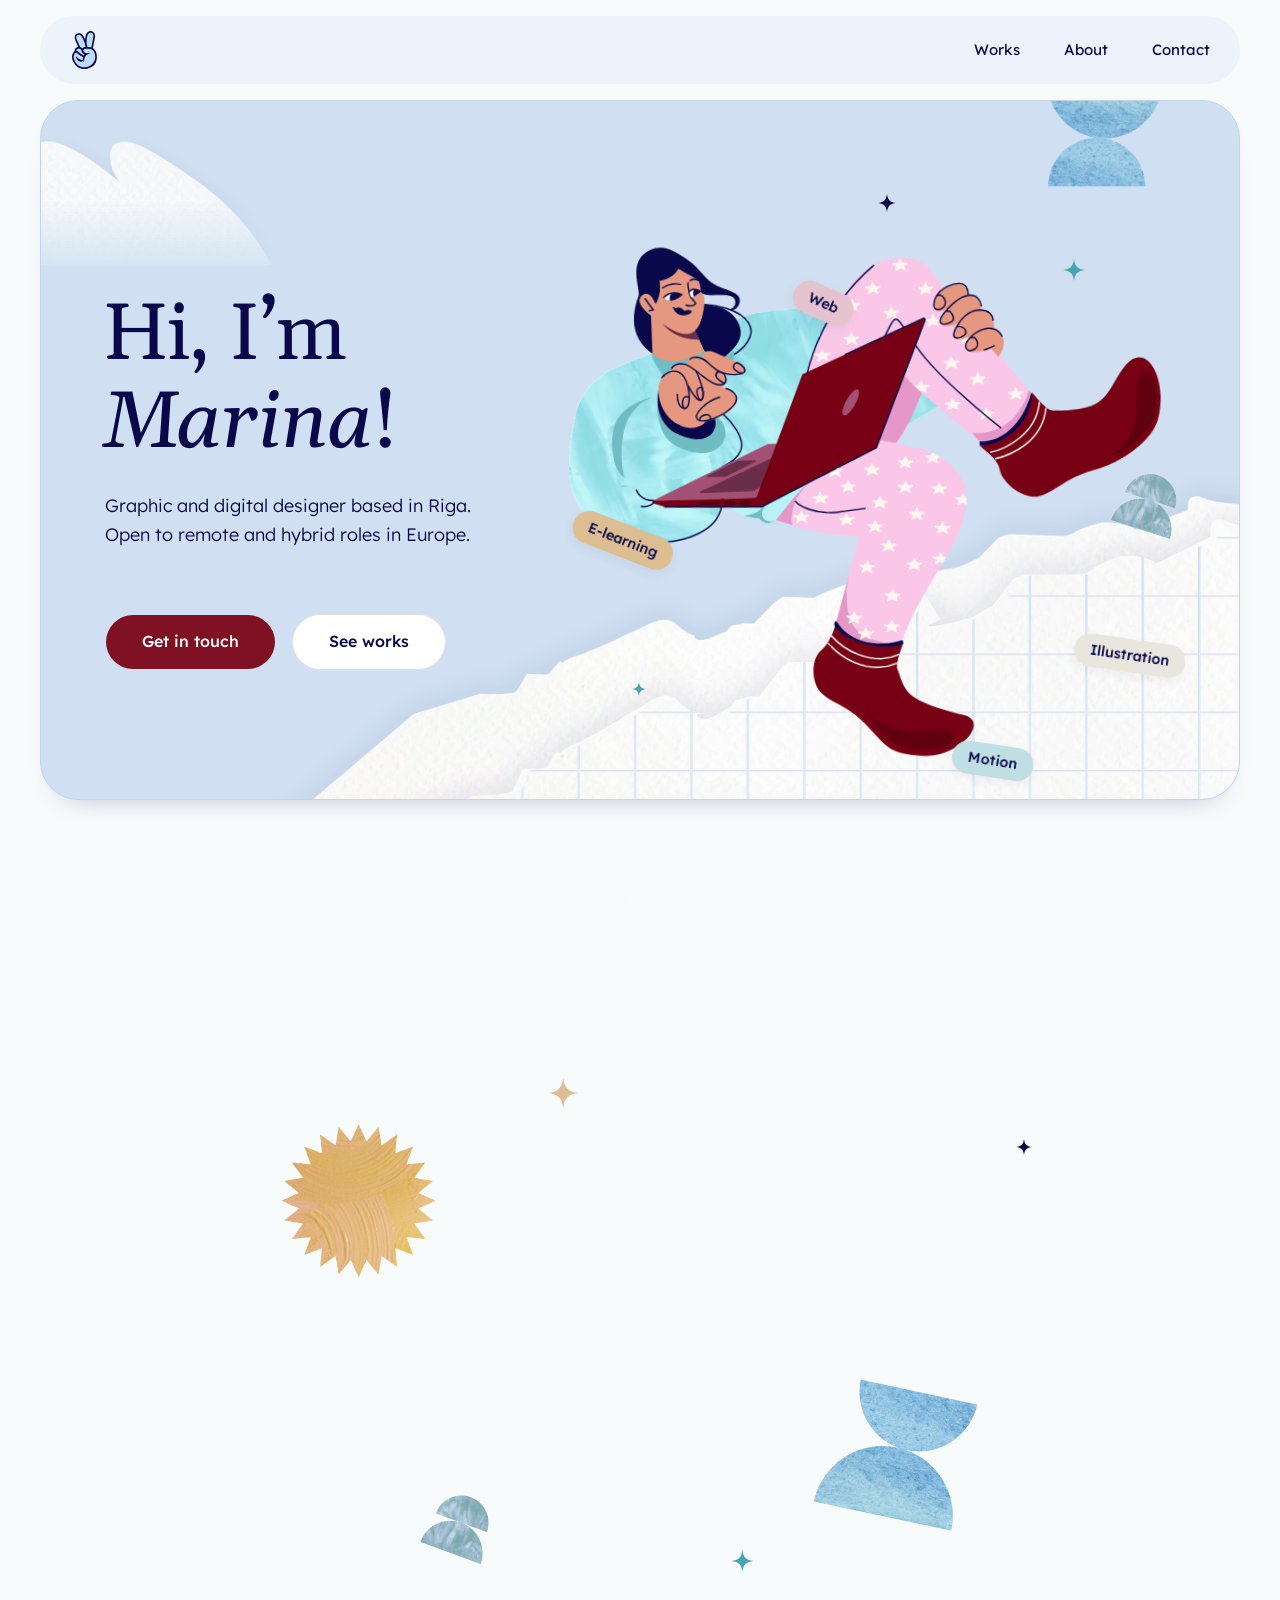
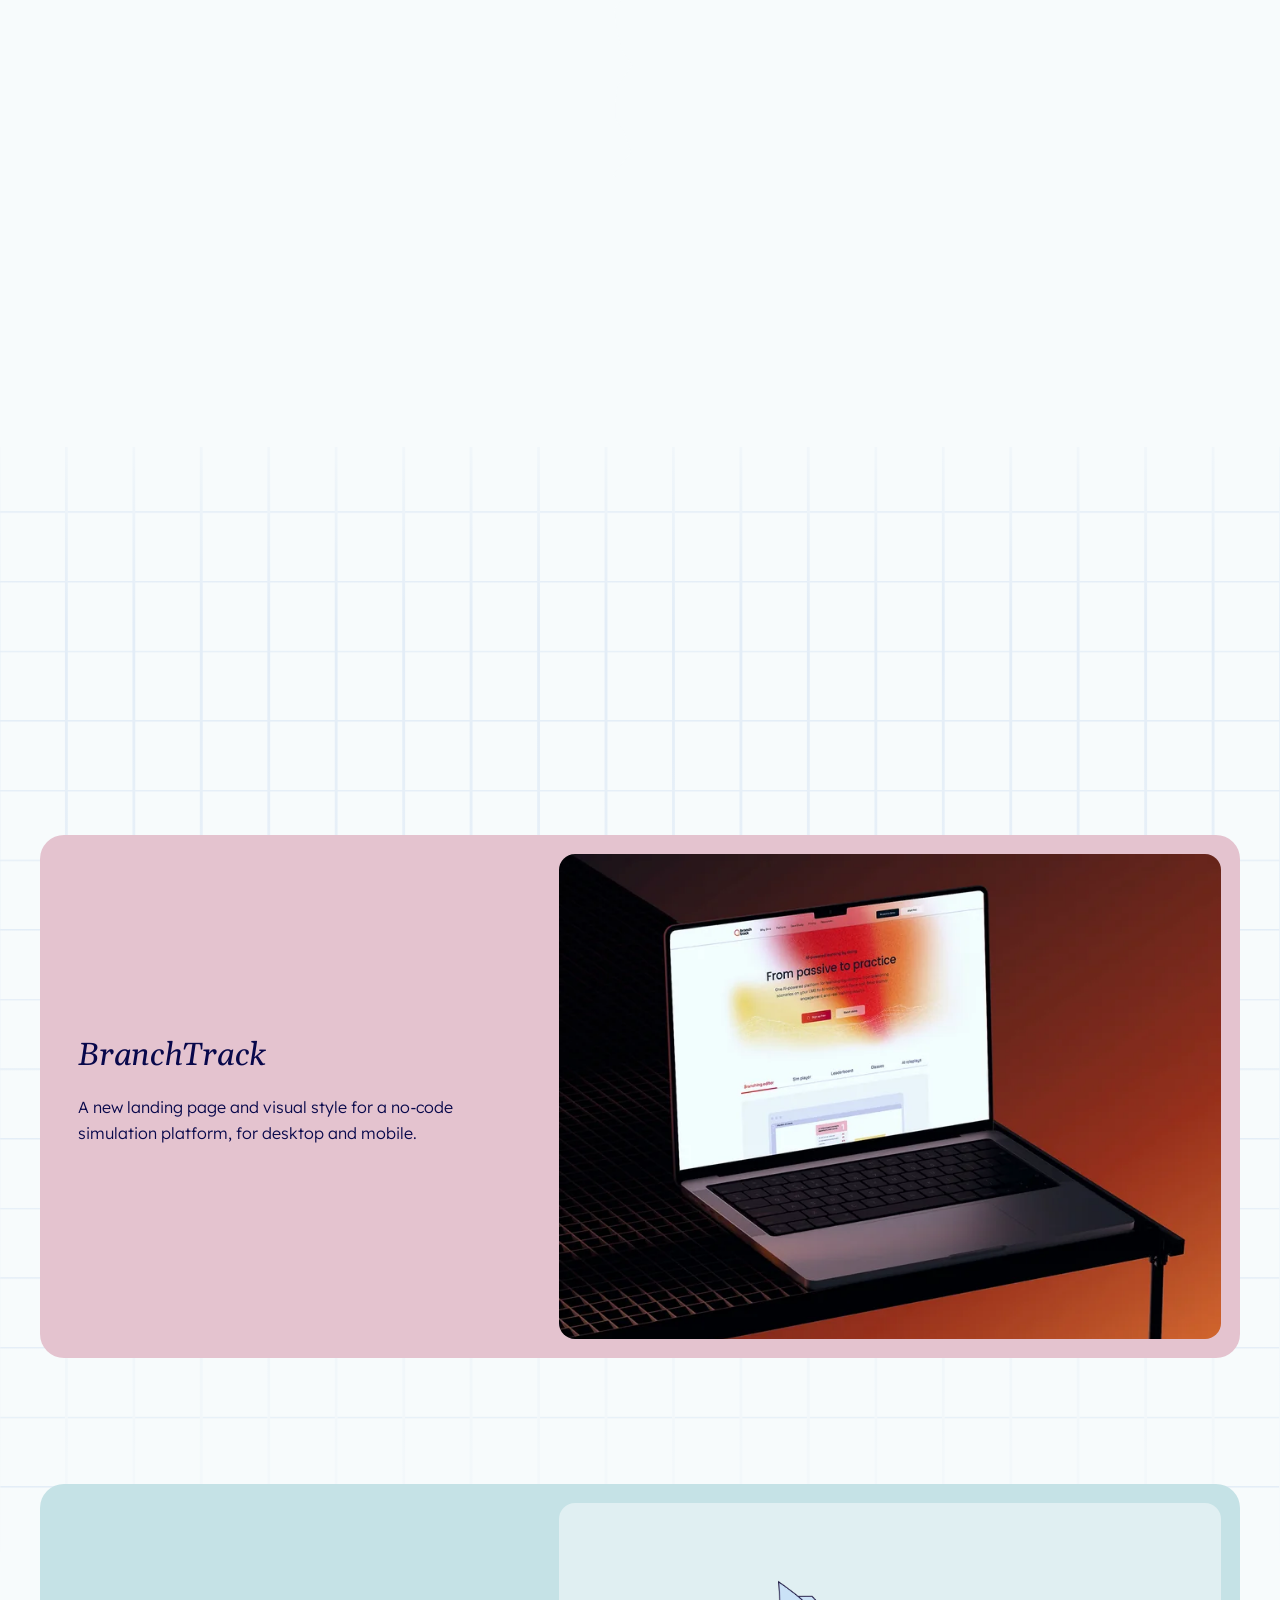
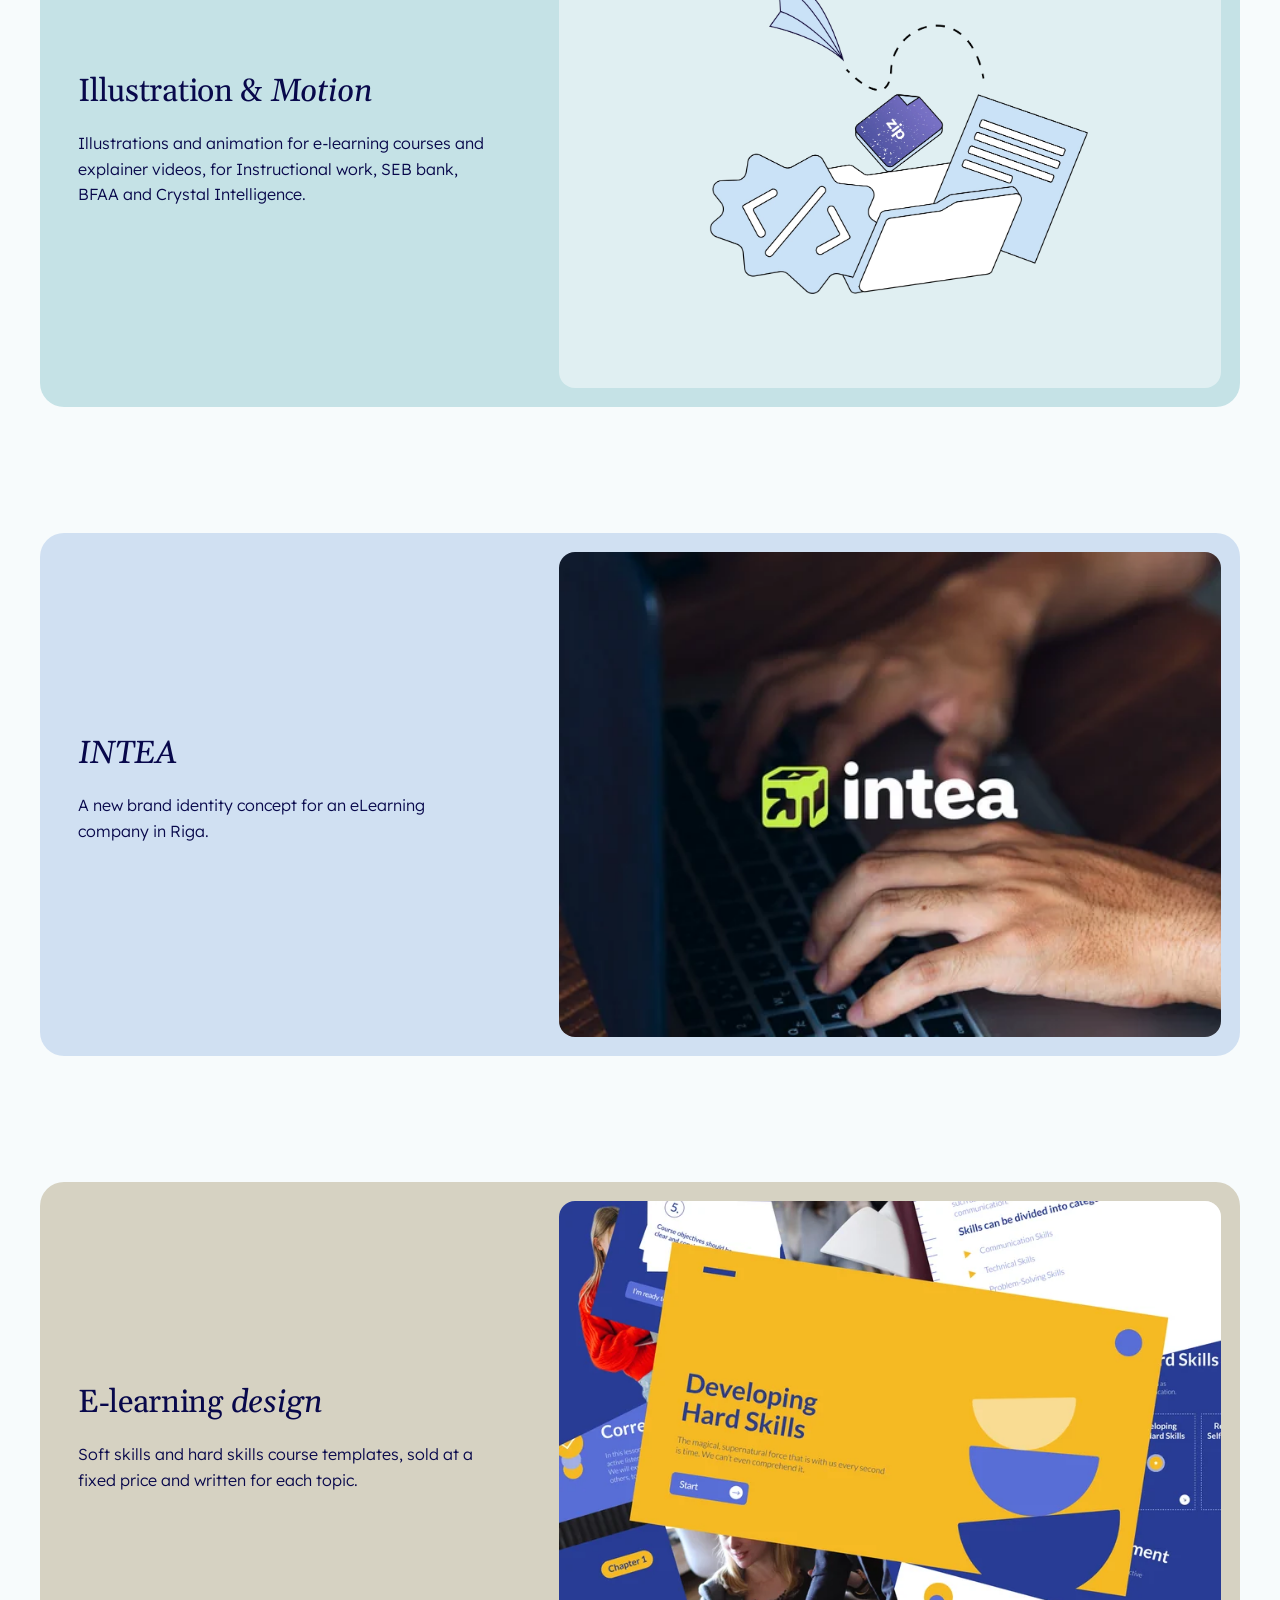
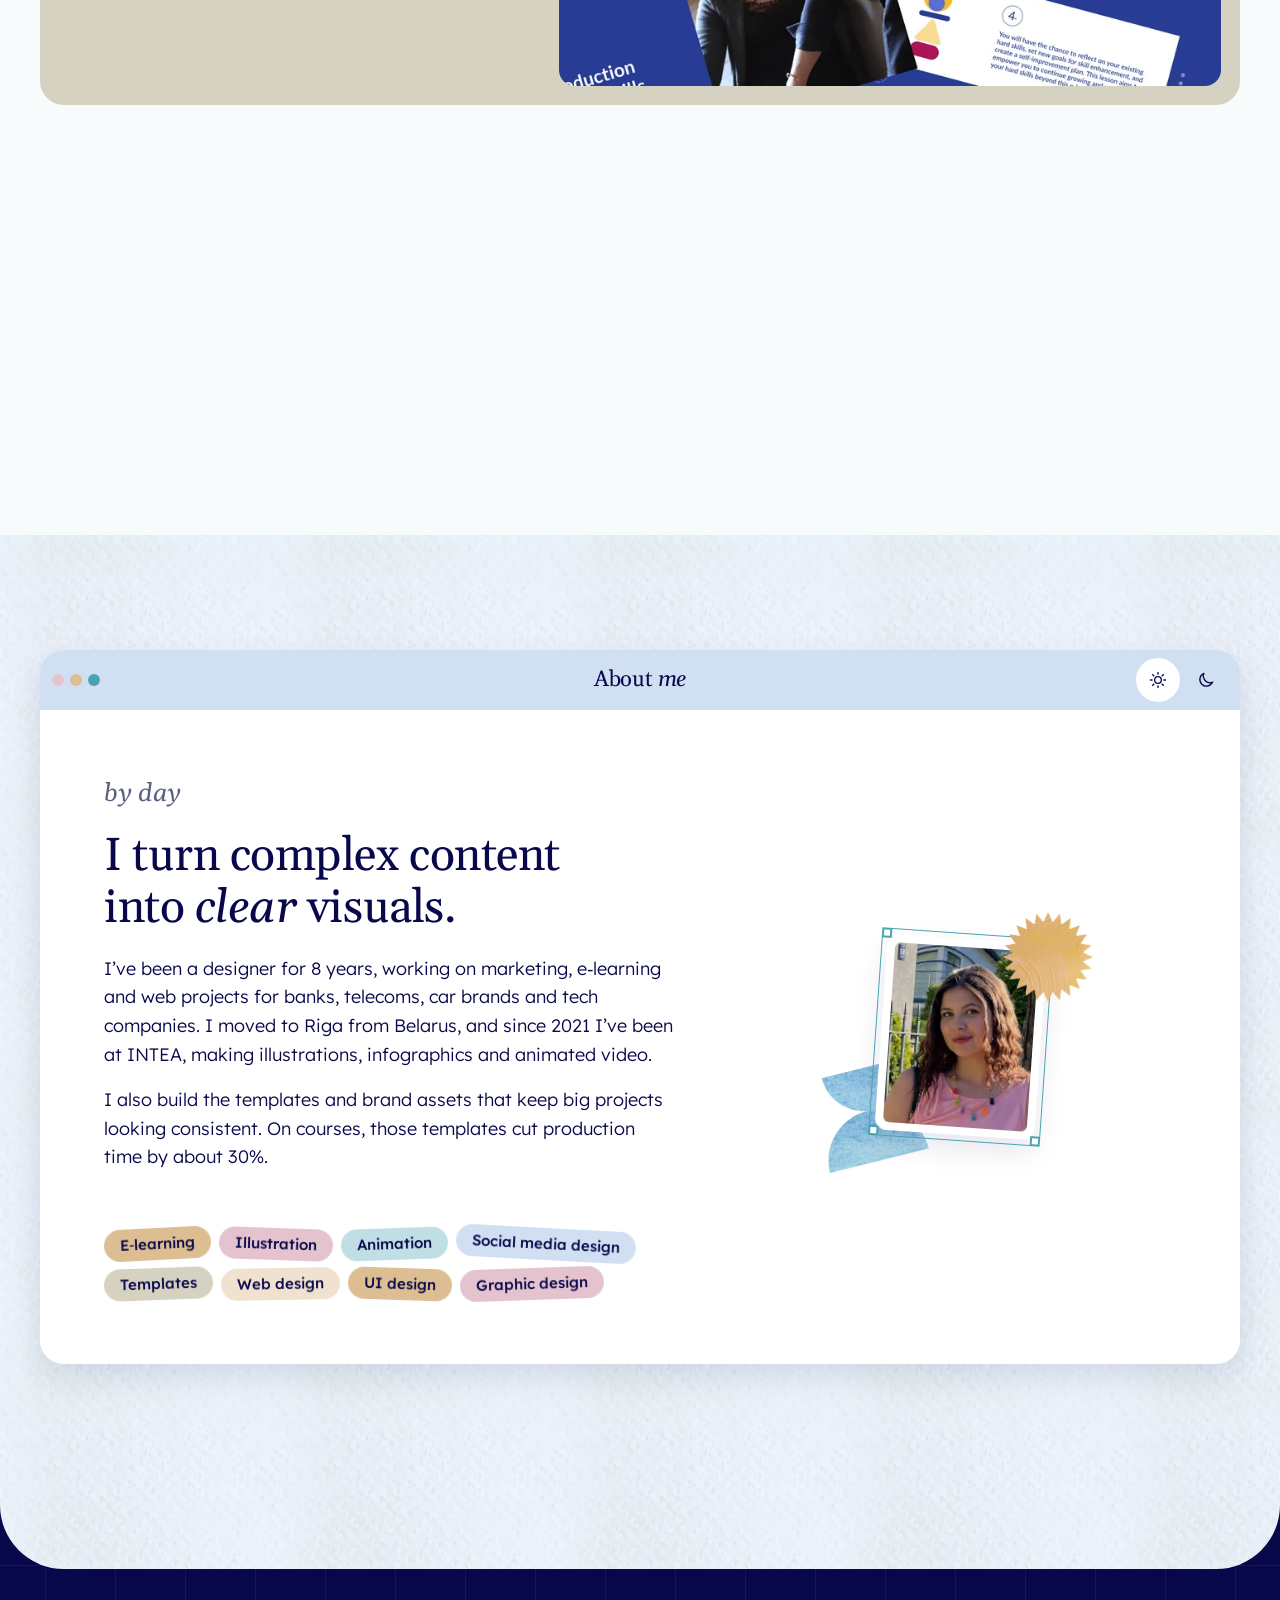
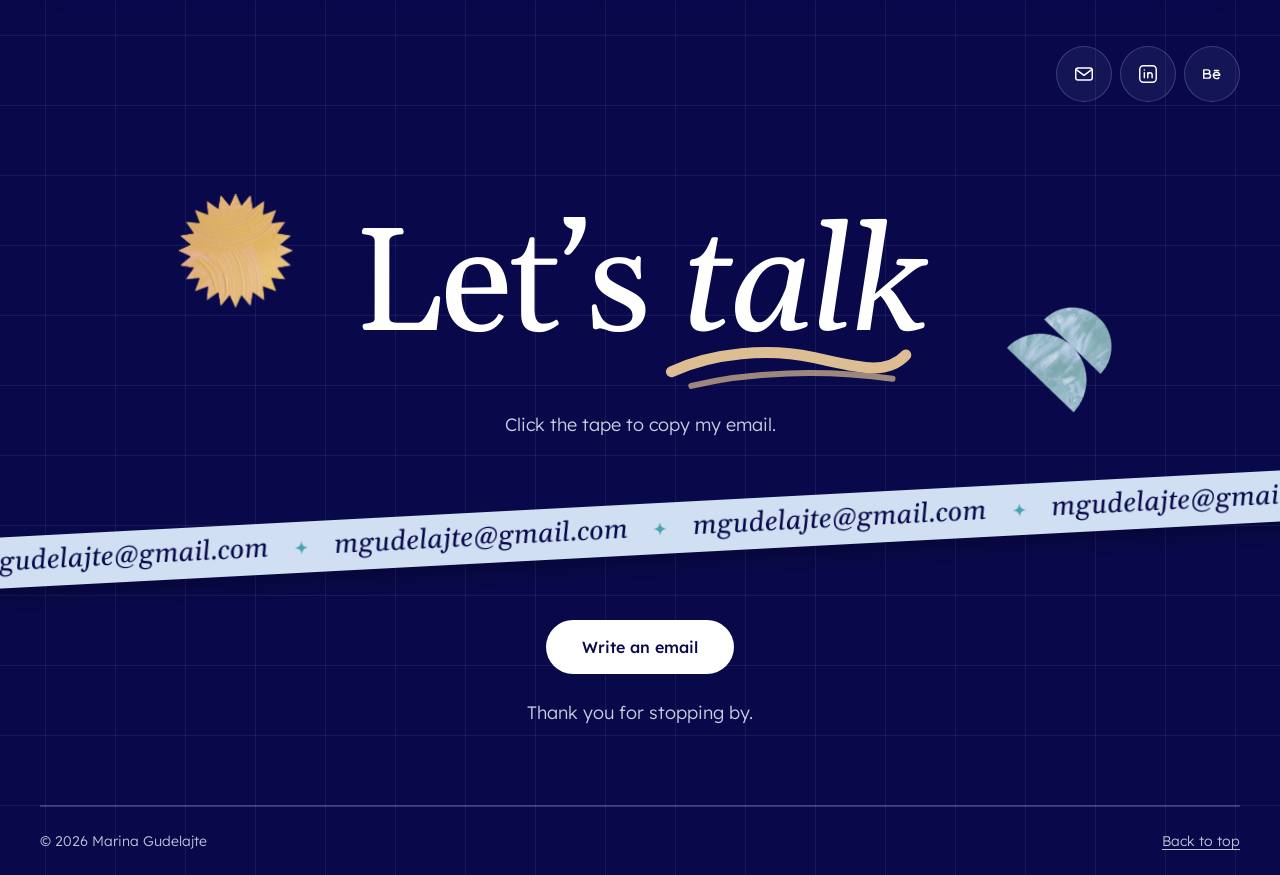
<file: index.html>
<!doctype html>
<html lang="en">
<head>
  <meta charset="utf-8">
  <script>document.documentElement.classList.add('js')</script>
  <meta name="viewport" content="width=device-width, initial-scale=1">
  <title>Marina Gudelajte: Graphic &amp; Digital Designer</title>
  <meta name="description" content="Graphic and digital designer in Riga, Latvia: e-learning, web, illustration and motion. Open to remote and hybrid roles in Europe.">
  <link rel="icon" href="assets/img/logo.svg" type="image/svg+xml">
  <meta property="og:type" content="website">
  <meta property="og:title" content="Marina Gudelajte: Graphic &amp; Digital Designer">
  <meta property="og:description" content="Graphic and digital designer in Riga, Latvia: e-learning, web, illustration and motion. Open to remote and hybrid roles in Europe.">
  <meta property="og:image" content="https://marinagudelajte.github.io/assets/img/og-image.jpg">
  <meta property="og:image:width" content="1200">
  <meta property="og:image:height" content="630">
  <meta property="og:image:alt" content="Hi, I’m Marina! An illustrated woman sits with a laptop on her knees next to the greeting.">
  <meta name="twitter:card" content="summary_large_image">
  <link rel="preload" href="assets/fonts/lexend-latin-300-normal.woff2" as="font" type="font/woff2" crossorigin>
  <link rel="preload" as="image" href="assets/img/hero-girl.svg">
  <link rel="stylesheet" href="css/base.css?v=5fbb598d">
  <link rel="stylesheet" href="css/main.css?v=5fbb598d">
  <script src="js/hero.js?v=5fbb598d" defer></script>
  <script src="js/ink-trail.js?v=5fbb598d" defer></script>
  <script src="js/site.js?v=5fbb598d" defer></script>
</head>
<body id="top">
  <a class="skip-link" href="#main">Skip to content</a>

  <header class="site-header container container--wide">
    <div class="site-header__bar">
      <a class="site-header__name" href="#top" aria-label="Marina Gudelajte, back to top"><img src="assets/img/logo.svg" width="590" height="891" alt=""></a>
      <nav aria-label="Main">
        <ul class="nav-links">
          <li><a href="#works">Works</a></li>
          <li><a href="#about">About</a></li>
          <li><a href="#contact">Contact</a></li>
        </ul>
      </nav>
    </div>
  </header>

  <main id="main">
    <!-- ============ Hero ============ -->
    <section class="hero container container--wide" aria-labelledby="hero-title">
      <div class="hero__panel">
        <img class="hero__cloud" src="assets/img/cloud-white.webp" alt="" width="790" height="354">
        <img class="hero__sun hero__sun--panel" src="assets/img/element-4.webp" alt="" width="528" height="483">

        <div class="hero__text">
          <h1 id="hero-title">Hi, I’m <em>Marina</em>!</h1>
          <p class="hero__note">Graphic and digital designer based in Riga. Open to remote and hybrid roles in Europe.</p>
          <div class="hero__actions">
            <a class="btn btn--primary" href="#contact"><span class="btn__label">Get in touch</span><span class="btn__sweep" aria-hidden="true"><span class="btn__sweep-face">Get in touch</span></span></a>
            <a class="btn btn--secondary" href="#works">See works</a>
          </div>
        </div>

        <div class="hero__art">
          <img class="hero__moons" src="assets/img/element-1.webp" alt="" width="784" height="788">
          <!-- the same half-moons, for one-column layouts: here they stay with the illustration -->
          <img class="hero__sun hero__sun--art" src="assets/img/element-4.webp" alt="" width="528" height="483">
          <div class="hero__figure-wrap">
            <img class="hero__figure"
                 src="assets/img/hero-girl.svg"
                 width="877" height="782"
                 fetchpriority="high"
                 alt="Illustration of a woman in a mint sweater and pink star-print trousers, sitting with a laptop on her knees">
          </div>

          <!-- Floating cards: the skills, also read by screen readers now that the role line is gone -->
          <span class="chip chip--elearning">E-learning</span>
          <span class="chip chip--web">Web</span>
          <span class="chip chip--illustration">Illustration</span>
          <span class="chip chip--motion">Motion</span>

          <svg class="star star--1" viewBox="0 0 24 24" aria-hidden="true" focusable="false"><path d="M12 0C13 8 16 11 24 12 16 13 13 16 12 24 11 16 8 13 0 12 8 11 11 8 12 0Z"/></svg>
          <svg class="star star--2" viewBox="0 0 24 24" aria-hidden="true" focusable="false"><path d="M12 0C13 8 16 11 24 12 16 13 13 16 12 24 11 16 8 13 0 12 8 11 11 8 12 0Z"/></svg>
          <svg class="star star--3" viewBox="0 0 24 24" aria-hidden="true" focusable="false"><path d="M12 0C13 8 16 11 24 12 16 13 13 16 12 24 11 16 8 13 0 12 8 11 11 8 12 0Z"/></svg>
        </div>

        <!-- two paper layers: a plain sheet behind, the grid sheet in front -->
        <img class="hero__paper-back"
             src="assets/img/cloud-paper-right-1600.webp"
             srcset="assets/img/cloud-paper-right-800.webp 800w, assets/img/cloud-paper-right-1600.webp 1600w"
             sizes="(min-width: 1280px) 1280px, 100vw"
             width="1600" height="636" alt="">
        <img class="hero__paper"
             src="assets/img/cloud-grid-2400.webp"
             srcset="assets/img/cloud-grid-1200.webp 1200w, assets/img/cloud-grid-2400.webp 2400w"
             sizes="(min-width: 1280px) 1280px, 100vw"
             width="2400" height="1024" alt="">
      </div>
    </section>

    <!-- ============ Works ============ -->
    <section id="works" class="works section--grid" aria-labelledby="works-title">
        <!-- Curtain: a torn-paper navy band over the whole works screen; opens horizontally on scroll
             (js/site.js sets --p). Stickers on it fly apart. Decorative. -->
        <div class="doors" aria-hidden="true">
          <span class="door door--left"></span>
          <span class="door door--right"></span>
          <img class="door-sticker door-sticker--seal" src="assets/img/element-2.webp" alt="" width="470" height="470" loading="lazy">
          <img class="door-sticker door-sticker--moons" src="assets/img/element-1.webp" alt="" width="784" height="788" loading="lazy">
          <img class="door-sticker door-sticker--sun" src="assets/img/element-4.webp" alt="" width="528" height="483" loading="lazy">
          <svg class="door-sticker door-sticker--star1" viewBox="0 0 24 24" aria-hidden="true" focusable="false"><path d="M12 0C13 8 16 11 24 12 16 13 13 16 12 24 11 16 8 13 0 12 8 11 11 8 12 0Z"/></svg>
          <svg class="door-sticker door-sticker--star2" viewBox="0 0 24 24" aria-hidden="true" focusable="false"><path d="M12 0C13 8 16 11 24 12 16 13 13 16 12 24 11 16 8 13 0 12 8 11 11 8 12 0Z"/></svg>
          <svg class="door-sticker door-sticker--star3" viewBox="0 0 24 24" aria-hidden="true" focusable="false"><path d="M12 0C13 8 16 11 24 12 16 13 13 16 12 24 11 16 8 13 0 12 8 11 11 8 12 0Z"/></svg>
        </div>
      <div class="container works__inner">
        <header class="works__head">
          <h2 id="works-title"><svg class="works__star works__star--a" viewBox="0 0 24 24" aria-hidden="true" focusable="false"><path d="M12 0C13 8 16 11 24 12 16 13 13 16 12 24 11 16 8 13 0 12 8 11 11 8 12 0Z"/></svg><svg class="works__star works__star--b" viewBox="0 0 24 24" aria-hidden="true" focusable="false"><path d="M12 0C13 8 16 11 24 12 16 13 13 16 12 24 11 16 8 13 0 12 8 11 11 8 12 0Z"/></svg>
            Selected
            <span class="hand-underline is-static"><em>works</em><svg class="hand-underline__line" viewBox="0 0 220 26" preserveAspectRatio="none" aria-hidden="true" focusable="false"><path d="M4 15 C 42 7, 92 5, 132 9 S 198 17, 216 8"/><path d="M22 21 C 74 15, 142 14, 204 18"/></svg></span>
          </h2>
          <p class="works__intro">Five selected projects. The full archive is on <a href="https://www.behance.net/mgudelajte794c" target="_blank" rel="noopener">Behance</a>.</p>
        </header>

        <!-- Stack: equal coloured cards, text left / preview right. Each sticks at the same
             height and the next one covers it (pure CSS sticky). -->
        <!-- TODO (milestone 6): point each card to its own work/<slug>.html -->
        <ol class="works__stack" role="list">
          <li class="work-item" style="--i: 0">
            <a class="work-card" href="work/swedbank.html" style="--tint: var(--case-swedbank)">
              <div class="work-card__body">
                <h3 class="work-card__title">Swedbank <em>Investment</em> School</h3>
                <p class="work-card__text">E&#8209;learning course designed for web and mobile.</p>
                <ul class="work-card__facts">
                  <li>10 modules in 3 languages</li>
                  <li>15,000+ learners completed the course</li>
                  <li>Winner, UX/UI Design, Digital eLearning Awards Lithuania 2026</li>
                </ul>
              </div>
              <div class="work-card__cover">
                <div class="work-card__preview"><img src="assets/img/swedbank-cover-800.webp" srcset="assets/img/swedbank-cover-800.webp 800w, assets/img/swedbank-cover-1400.webp 1400w" sizes="(min-width: 720px) 58vw, 100vw" width="1400" height="854" alt="Swedbank Investment School landing page open on a laptop" loading="lazy"></div>
                <div class="seal" aria-hidden="true">
                  <img src="assets/img/element-2.webp" alt="" width="470" height="470" loading="lazy">
                  <span class="seal__text">Winner<br>UX/UI</span>
                </div>
              </div>
            </a>
          </li>
          <li class="work-item" style="--i: 1">
            <a class="work-card" href="work/branchtrack.html" style="--tint: var(--case-branchtrack)">
              <div class="work-card__body">
                <h3 class="work-card__title"><em>BranchTrack</em></h3>
                <p class="work-card__text">A new landing page and visual style for a no&#8209;code simulation platform, for desktop and mobile.</p>
              </div>
              <div class="work-card__cover">
                <div class="work-card__preview"><img src="assets/img/branchtrack-cover-800.webp" srcset="assets/img/branchtrack-cover-800.webp 800w, assets/img/branchtrack-cover-1400.webp 1400w" sizes="(min-width: 720px) 58vw, 100vw" width="1400" height="1050" alt="BranchTrack landing page open on a laptop on a dark table" loading="lazy"></div>

              </div>
            </a>
          </li>
          <li class="work-item" style="--i: 2">
            <a class="work-card" href="work/illustration-motion.html" style="--tint: var(--case-illustration)">
              <div class="work-card__body">
                <h3 class="work-card__title">Illustration &amp; <em>Motion</em></h3>
                <p class="work-card__text">Illustrations and animation for e&#8209;learning courses and explainer videos, for Instructional work, SEB bank, BFAA and Crystal Intelligence.</p>
              </div>
              <div class="work-card__cover">
                <div class="work-card__preview work-card__preview--drawing"><img src="assets/img/ill-instructional-02.webp" width="1068" height="891" alt="Illustration for Instructional work: a paper plane above a code badge, a zip file, a document and a folder" loading="lazy"></div>

              </div>
            </a>
          </li>
          <li class="work-item" style="--i: 3">
            <a class="work-card" href="work/intea.html" style="--tint: var(--case-intea)">
              <div class="work-card__body">
                <h3 class="work-card__title"><em>INTEA</em></h3>
                <p class="work-card__text">A new brand identity concept for an eLearning company in Riga.</p>
              </div>
              <div class="work-card__cover">
                <div class="work-card__preview"><img src="assets/img/intea-01-800.webp" srcset="assets/img/intea-01-800.webp 800w, assets/img/intea-01-1600.webp 1600w" sizes="(min-width: 720px) 58vw, 100vw" width="1600" height="799" alt="The INTEA logo over a photo of hands typing on a laptop" loading="lazy"></div>

              </div>
            </a>
          </li>
          <li class="work-item" style="--i: 4">
            <a class="work-card" href="work/e-learning.html" style="--tint: var(--case-elearning)">
              <div class="work-card__body">
                <h3 class="work-card__title">E&#8209;learning <em>design</em></h3>
                <p class="work-card__text">Soft skills and hard skills course templates, sold at a fixed price and written for each topic.</p>
              </div>
              <div class="work-card__cover">
                <div class="work-card__preview"><img src="assets/img/el-hard-cover-800.webp" srcset="assets/img/el-hard-cover-800.webp 800w, assets/img/el-hard-cover-1600.webp 1600w" sizes="(min-width: 720px) 58vw, 100vw" width="1600" height="1174" alt="Slides of the hard skills course template around the yellow cover “Developing Hard Skills”" loading="lazy"></div>

              </div>
            </a>
          </li>
          <!-- spacer: the finished stack (last card on top) holds still for a moment before leaving -->
          <li class="works__spacer" aria-hidden="true"></li>
        </ol>
      </div>
    </section>

    <!-- ============ About ============ -->
    <section id="about" class="about" tabindex="-1" aria-labelledby="about-title">
      <div class="container">
        <!-- A browser window titled "About me"; sun and moon switch between work and hobbies (js/site.js).
             Without JS the buttons are hidden and both panels are simply shown one after the other. -->
        <div class="about-window" data-mode="day">
          <div class="about-window__bar">
            <span class="about-window__dots" aria-hidden="true"><i></i><i></i><i></i></span>
            <h2 class="about-window__title" id="about-title">About <em>me</em></h2>
            <div class="about-window__modes">
              <button class="about-mode" type="button" data-mode="day" aria-label="By day: my work" aria-pressed="true">
                <svg viewBox="0 0 24 24" aria-hidden="true" focusable="false"><circle cx="12" cy="12" r="4"/><path d="M12 3v2M12 19v2M3 12h2M19 12h2M5.6 5.6 7 7M17 17l1.4 1.4M18.4 5.6 17 7M7 17l-1.4 1.4"/></svg>
              </button>
              <button class="about-mode" type="button" data-mode="night" aria-label="After work: my hobbies" aria-pressed="false">
                <svg viewBox="0 0 24 24" aria-hidden="true" focusable="false"><path d="M20 14.5A8 8 0 0 1 9.5 4a8 8 0 1 0 10.5 10.5Z"/></svg>
              </button>
            </div>
          </div>

          <div class="about-panels">
            <div class="about-panel about-panel--day is-active">
              <div class="about-panel__text">
                <p class="about-panel__label">by day</p>
                <h3>I turn complex content into <em>clear</em> visuals.</h3>
                <p>I’ve been a designer for 8 years, working on marketing, e&#8209;learning and web projects for banks, telecoms, car brands and tech companies. I moved to Riga from Belarus, and since 2021 I’ve been at INTEA, making illustrations, infographics and animated video.</p>
                <p>I also build the templates and brand assets that keep big projects looking consistent. On courses, those templates cut production time by about 30%.</p>
                <ul class="about__skills" aria-label="What I work with">
                  <li style="--tint: var(--gold); --tilt: -3deg">E&#8209;learning</li>
                  <li style="--tint: var(--pink); --tilt: 2deg">Illustration</li>
                  <li style="--tint: color-mix(in srgb, var(--teal) 35%, var(--white)); --tilt: -2deg">Animation</li>
                  <li style="--tint: var(--sky); --tilt: 3deg">Social media design</li>
                  <li style="--tint: var(--sand); --tilt: -2deg">Templates</li>
                  <li style="--tint: color-mix(in srgb, var(--gold) 45%, var(--white)); --tilt: -1deg">Web design</li>
                  <li style="--tint: var(--gold); --tilt: 2deg">UI design</li>
                  <li style="--tint: var(--pink); --tilt: -2deg">Graphic design</li>
                </ul>
              </div>
              <div class="about-visual">
                <img class="about-pop about-visual__sun" src="assets/img/element-4.webp" alt="" width="528" height="483" loading="lazy">
                <img class="about-pop about-visual__seal" src="assets/img/element-2.webp" alt="" width="470" height="470" loading="lazy">
                <figure class="about-pop about-photo">
                  <img src="assets/img/marina.webp" alt="Portrait of Marina Gudelajte, smiling, outdoors in a pink dress" width="480" height="600" loading="lazy">
                </figure>
              </div>
            </div>

            <div class="about-panel about-panel--night" data-ink="light">
              <div class="about-panel__text">
                <p class="about-panel__label">after work</p>
                <h3>Away from the screen, I keep <em>busy</em>.</h3>
                <p>I sew, knit, sing, play the piano and do sport,<br>so I’m rarely sitting still for long.</p>
              </div>
              <div class="about-stickers" aria-hidden="true">
                <svg class="about-pop about-sticker" style="--tilt: -8deg; --d: 0ms" viewBox="0 0 100 100"><!-- yarn -->
                  <path d="M16 90 60 8" fill="none" stroke="#ddbe92" stroke-width="5" stroke-linecap="round"/>
                  <circle cx="50" cy="50" r="36" fill="#e4c3cf"/>
                  <path d="M20 38C38 28 66 30 84 46M16 56C36 44 68 48 85 62M30 22C22 48 34 72 52 86M58 15C48 38 58 64 75 76" fill="none" stroke="#b8879b" stroke-width="3.5" stroke-linecap="round"/>
                  <path d="M76 76C84 90 92 84 97 96" fill="none" stroke="#e4c3cf" stroke-width="4" stroke-linecap="round"/>
                </svg>
                <svg class="about-pop about-sticker" style="--tilt: 6deg; --d: 80ms" viewBox="0 0 100 100"><!-- spool and needle -->
                  <rect x="34" y="24" width="32" height="52" fill="#4aa3b1"/>
                  <path d="M34 34h32M34 44h32M34 54h32M34 64h32" stroke="#d0e0f2" stroke-width="3"/>
                  <rect x="26" y="14" width="48" height="11" rx="4" fill="#d6d2c2"/>
                  <rect x="26" y="75" width="48" height="11" rx="4" fill="#d6d2c2"/>
                  <path d="M84 14 90 86" stroke="#ffffff" stroke-width="3" stroke-linecap="round"/>
                  <path d="M66 64C76 70 78 40 84.5 22" fill="none" stroke="#4aa3b1" stroke-width="2.5"/>
                </svg>
                <svg class="about-pop about-sticker" style="--tilt: -5deg; --d: 160ms" viewBox="0 0 100 100"><!-- piano keys -->
                  <rect x="6" y="24" width="88" height="54" rx="8" fill="#ffffff"/>
                  <path d="M23.6 24v54M41.2 24v54M58.8 24v54M76.4 24v54" stroke="#d0e0f2" stroke-width="2"/>
                  <path d="M18 24h11v30a2 2 0 0 1-2 2h-7a2 2 0 0 1-2-2ZM35.6 24h11v30a2 2 0 0 1-2 2h-7a2 2 0 0 1-2-2ZM70.8 24h11v30a2 2 0 0 1-2 2h-7a2 2 0 0 1-2-2Z" fill="#801023"/>
                </svg>
                <svg class="about-pop about-sticker" style="--tilt: 9deg; --d: 240ms" viewBox="0 0 100 100"><!-- music note -->
                  <path d="M40 74V26l38-9v49" fill="none" stroke="#ddbe92" stroke-width="7" stroke-linejoin="round"/>
                  <ellipse cx="29" cy="74" rx="13" ry="10" fill="#ddbe92"/>
                  <ellipse cx="67" cy="66" rx="13" ry="10" fill="#ddbe92"/>
                </svg>
                <svg class="about-pop about-sticker" style="--tilt: -10deg; --d: 320ms" viewBox="0 0 100 100"><!-- dumbbell -->
                  <rect x="26" y="45" width="48" height="10" fill="#d0e0f2"/>
                  <rect x="16" y="28" width="13" height="44" rx="4" fill="#4aa3b1"/>
                  <rect x="71" y="28" width="13" height="44" rx="4" fill="#4aa3b1"/>
                  <rect x="6" y="36" width="10" height="28" rx="4" fill="#e4c3cf"/>
                  <rect x="84" y="36" width="10" height="28" rx="4" fill="#e4c3cf"/>
                </svg>
              </div>
            </div>
          </div>
        </div>
      </div>
    </section>

    <!-- ============ Contact: dark "finale" (continues into the footer) ============ -->
    <section id="contact" class="finale" tabindex="-1" data-ink="light" aria-labelledby="contact-title">
      <div class="container container--wide finale__top">
        <ul class="finale__icons" role="list">
          <li><a class="icon-btn" href="mailto:mgudelajte@gmail.com" aria-label="Email">
            <svg viewBox="0 0 24 24" aria-hidden="true" focusable="false"><rect x="3" y="5.5" width="18" height="13" rx="2.5"/><path d="M4 7.5l8 6 8-6"/></svg>
          </a></li>
          <li><a class="icon-btn" href="https://www.linkedin.com/in/marinagudelajte" target="_blank" rel="noopener" aria-label="LinkedIn">
            <svg viewBox="0 0 24 24" aria-hidden="true" focusable="false"><rect x="3" y="3" width="18" height="18" rx="4"/><path d="M8 10.5V16M8 7.6v.01M11.75 16v-5.5M11.75 13a2.4 2.4 0 0 1 4.75-.5V16"/></svg>
          </a></li>
          <li><a class="icon-btn" href="https://www.behance.net/mgudelajte794c" target="_blank" rel="noopener" aria-label="Behance">
            <svg viewBox="0 0 24 24" aria-hidden="true" focusable="false"><path d="M3 7.5h4.4a2.1 2.1 0 0 1 0 4.2H3zM3 11.7h5a2.4 2.4 0 0 1 0 4.8H3zM3 7.5v9"/><path d="M13.4 13.4h7.1a3.5 3.5 0 1 0-1 2.6"/><path d="M14.6 8.2h4.6"/></svg>
          </a></li>
        </ul>
      </div>

      <div class="container container--wide finale__cta">
        <!-- the stickers are anchored to this box, so their distance to the heading is always equal -->
        <div class="finale__title">
          <div class="sticker sticker--seal" aria-hidden="true"><img src="assets/img/element-2.webp" alt="" width="470" height="470" loading="lazy"></div>
          <img class="sticker sticker--moons" src="assets/img/element-1.webp" alt="" width="784" height="788" loading="lazy">
          <h2 id="contact-title">Let’s
            <span class="hand-underline"><em>talk</em><svg class="hand-underline__line" viewBox="0 0 220 26" preserveAspectRatio="none" aria-hidden="true" focusable="false"><path d="M4 15 C 42 7, 92 5, 132 9 S 198 17, 216 8"/><path d="M22 21 C 74 15, 142 14, 204 18"/></svg></span>
          </h2>
        </div>
        <p class="finale__hint">Click the tape to copy my email.</p>
      </div>

      <!-- Email marquee: the whole band is one button that copies the address -->
      <button class="marquee" type="button" data-copy="mgudelajte@gmail.com" aria-label="Copy email address mgudelajte@gmail.com">
        <span class="marquee__track" aria-hidden="true">
          <span class="marquee__group">
            <span>mgudelajte@gmail.com</span><svg class="marquee__star" viewBox="0 0 24 24"><path d="M12 0C13 8 16 11 24 12 16 13 13 16 12 24 11 16 8 13 0 12 8 11 11 8 12 0Z"/></svg>
            <span>mgudelajte@gmail.com</span><svg class="marquee__star" viewBox="0 0 24 24"><path d="M12 0C13 8 16 11 24 12 16 13 13 16 12 24 11 16 8 13 0 12 8 11 11 8 12 0Z"/></svg>
            <span>mgudelajte@gmail.com</span><svg class="marquee__star" viewBox="0 0 24 24"><path d="M12 0C13 8 16 11 24 12 16 13 13 16 12 24 11 16 8 13 0 12 8 11 11 8 12 0Z"/></svg>
            <span>mgudelajte@gmail.com</span><svg class="marquee__star" viewBox="0 0 24 24"><path d="M12 0C13 8 16 11 24 12 16 13 13 16 12 24 11 16 8 13 0 12 8 11 11 8 12 0Z"/></svg>
            <span>mgudelajte@gmail.com</span><svg class="marquee__star" viewBox="0 0 24 24"><path d="M12 0C13 8 16 11 24 12 16 13 13 16 12 24 11 16 8 13 0 12 8 11 11 8 12 0Z"/></svg>
            <span>mgudelajte@gmail.com</span><svg class="marquee__star" viewBox="0 0 24 24"><path d="M12 0C13 8 16 11 24 12 16 13 13 16 12 24 11 16 8 13 0 12 8 11 11 8 12 0Z"/></svg>
            <span>mgudelajte@gmail.com</span><svg class="marquee__star" viewBox="0 0 24 24"><path d="M12 0C13 8 16 11 24 12 16 13 13 16 12 24 11 16 8 13 0 12 8 11 11 8 12 0Z"/></svg>
            <span>mgudelajte@gmail.com</span><svg class="marquee__star" viewBox="0 0 24 24"><path d="M12 0C13 8 16 11 24 12 16 13 13 16 12 24 11 16 8 13 0 12 8 11 11 8 12 0Z"/></svg>
          </span>
          <span class="marquee__group">
            <span>mgudelajte@gmail.com</span><svg class="marquee__star" viewBox="0 0 24 24"><path d="M12 0C13 8 16 11 24 12 16 13 13 16 12 24 11 16 8 13 0 12 8 11 11 8 12 0Z"/></svg>
            <span>mgudelajte@gmail.com</span><svg class="marquee__star" viewBox="0 0 24 24"><path d="M12 0C13 8 16 11 24 12 16 13 13 16 12 24 11 16 8 13 0 12 8 11 11 8 12 0Z"/></svg>
            <span>mgudelajte@gmail.com</span><svg class="marquee__star" viewBox="0 0 24 24"><path d="M12 0C13 8 16 11 24 12 16 13 13 16 12 24 11 16 8 13 0 12 8 11 11 8 12 0Z"/></svg>
            <span>mgudelajte@gmail.com</span><svg class="marquee__star" viewBox="0 0 24 24"><path d="M12 0C13 8 16 11 24 12 16 13 13 16 12 24 11 16 8 13 0 12 8 11 11 8 12 0Z"/></svg>
            <span>mgudelajte@gmail.com</span><svg class="marquee__star" viewBox="0 0 24 24"><path d="M12 0C13 8 16 11 24 12 16 13 13 16 12 24 11 16 8 13 0 12 8 11 11 8 12 0Z"/></svg>
            <span>mgudelajte@gmail.com</span><svg class="marquee__star" viewBox="0 0 24 24"><path d="M12 0C13 8 16 11 24 12 16 13 13 16 12 24 11 16 8 13 0 12 8 11 11 8 12 0Z"/></svg>
            <span>mgudelajte@gmail.com</span><svg class="marquee__star" viewBox="0 0 24 24"><path d="M12 0C13 8 16 11 24 12 16 13 13 16 12 24 11 16 8 13 0 12 8 11 11 8 12 0Z"/></svg>
            <span>mgudelajte@gmail.com</span><svg class="marquee__star" viewBox="0 0 24 24"><path d="M12 0C13 8 16 11 24 12 16 13 13 16 12 24 11 16 8 13 0 12 8 11 11 8 12 0Z"/></svg>
          </span>
        </span>
      </button>

      <div class="container finale__actions">
        <a class="btn btn--primary" href="mailto:mgudelajte@gmail.com"><span class="btn__label">Write an email</span><span class="btn__sweep" aria-hidden="true"><span class="btn__sweep-face">Write an email</span></span></a>
        <p class="finale__thanks">Thank you for stopping by.</p>
      </div>
    </section>
  </main>

  <footer class="site-footer" data-ink="light">
    <div class="container container--wide">
      <div class="site-footer__bar">
        <p>© 2026 Marina Gudelajte</p>
        <a href="#top">Back to top</a>
      </div>
    </div>
  </footer>
  <!-- copy feedback, announced to screen readers -->
  <div class="toast" role="status" aria-live="polite"></div>
</body>
</html>
</file>
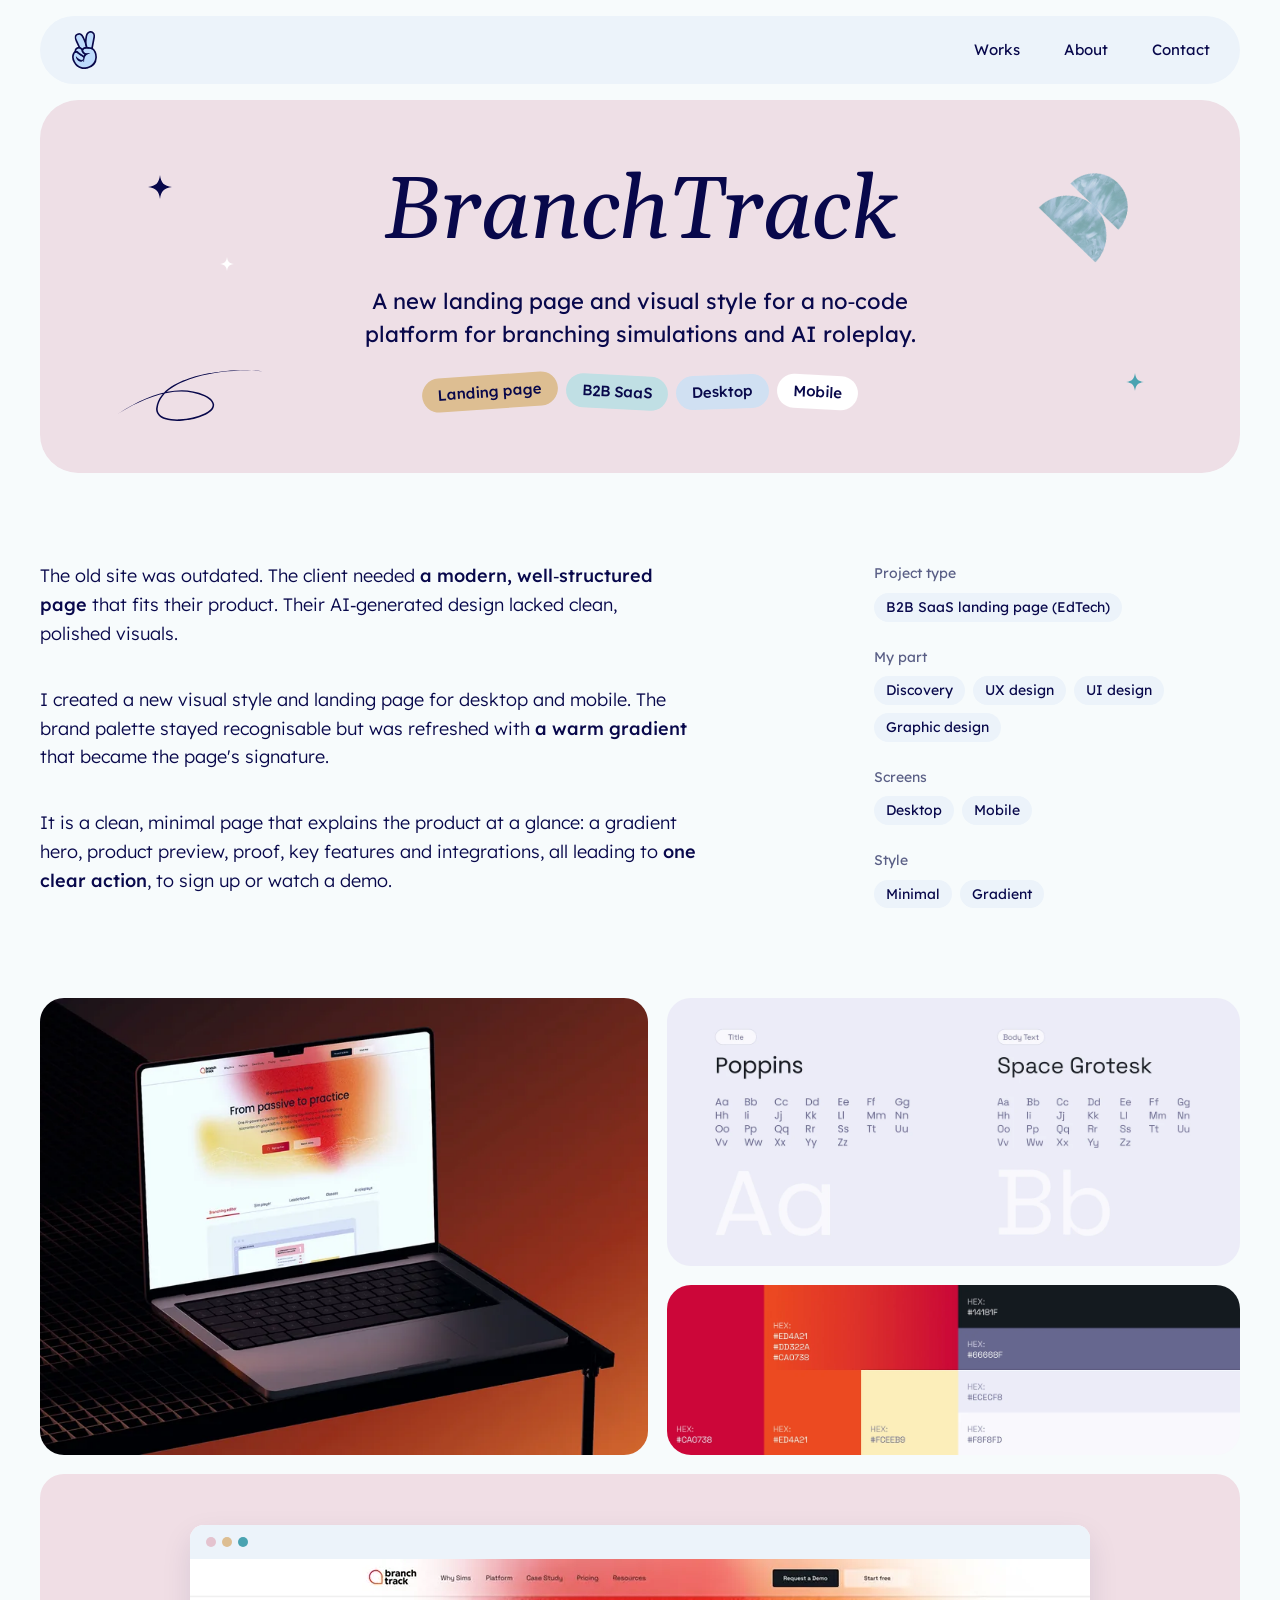
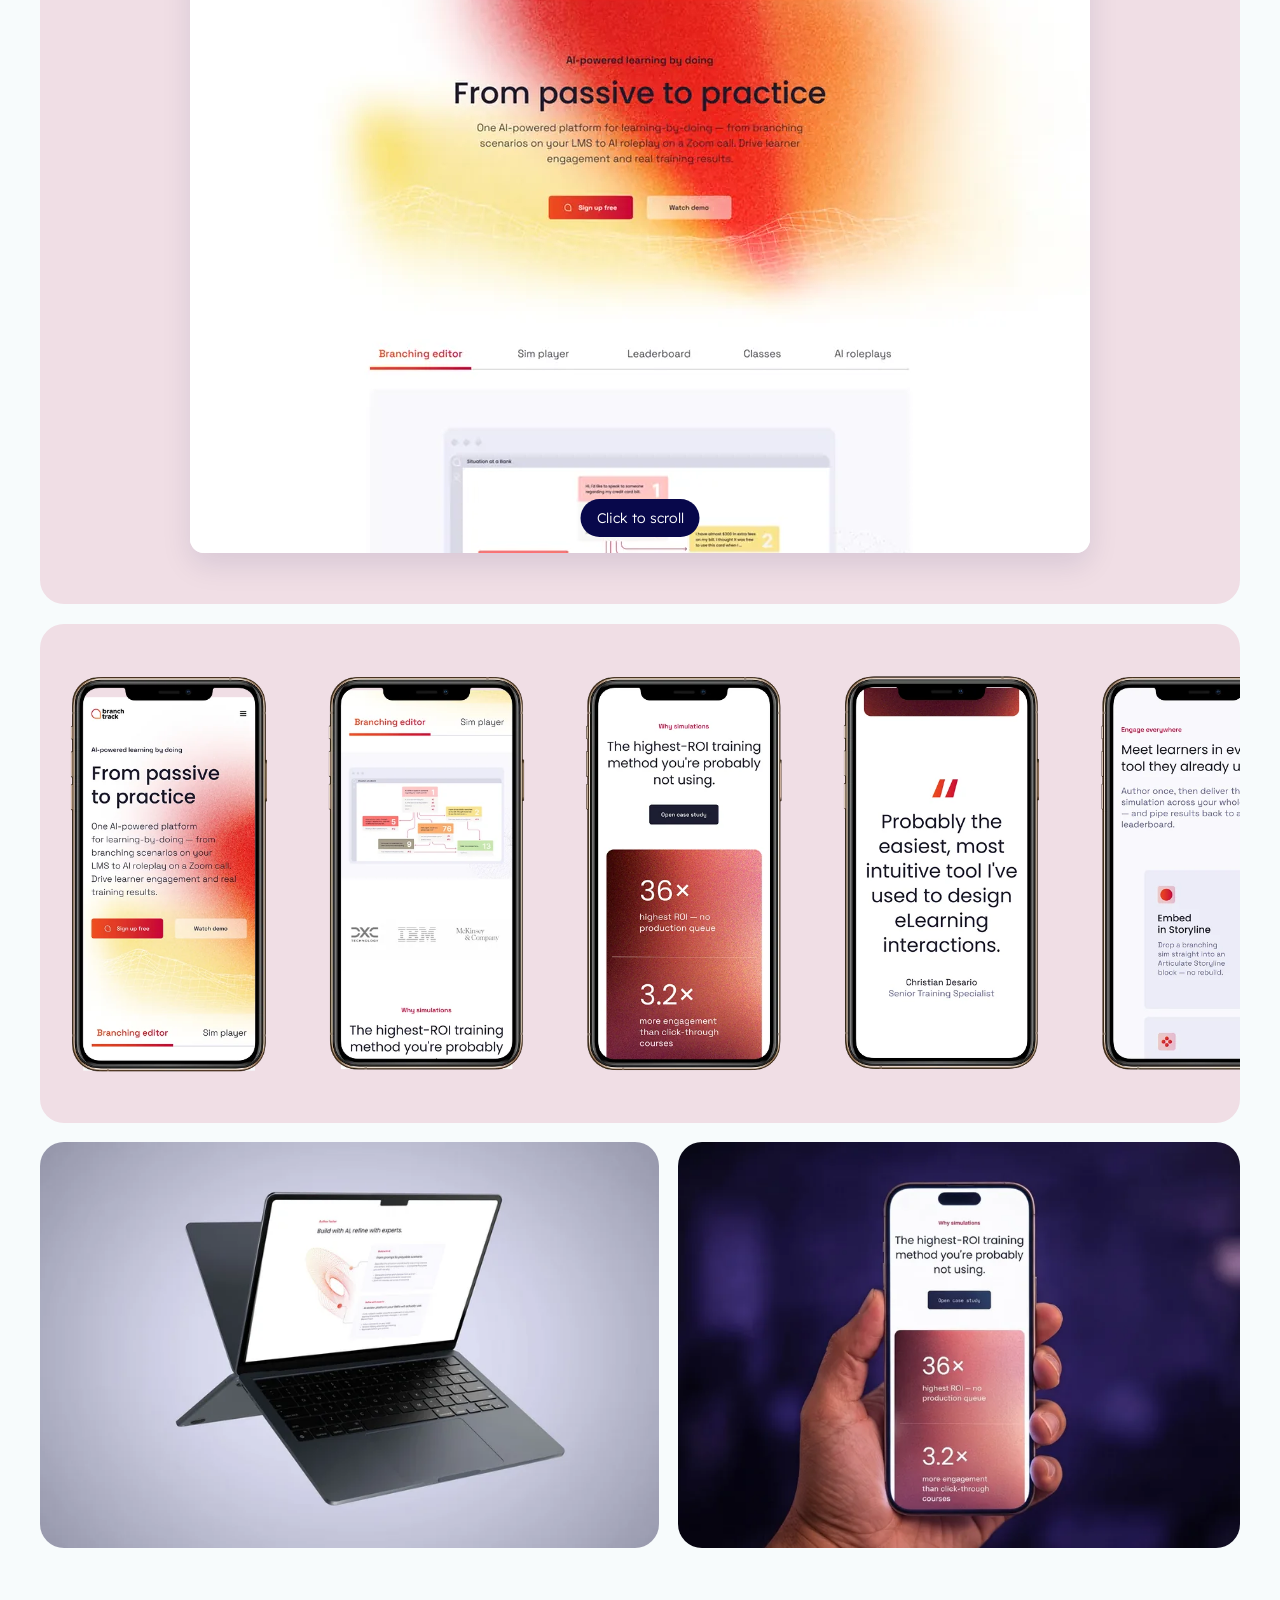
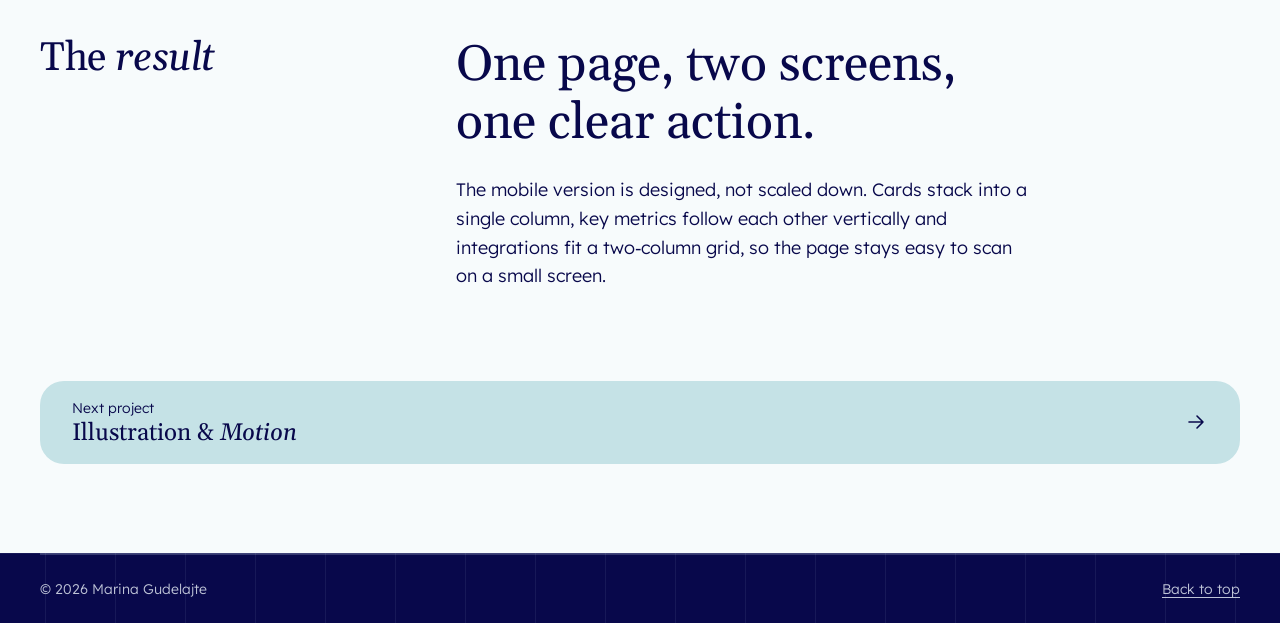
<file: work/branchtrack.html>
<!doctype html>
<html lang="en">
<head>
  <meta charset="utf-8">
  <script>document.documentElement.classList.add('js')</script>
  <meta name="viewport" content="width=device-width, initial-scale=1">
  <title>BranchTrack: Marina Gudelajte</title>
  <meta name="description" content="A new landing page and visual style for BranchTrack, a no-code platform for branching simulations and AI roleplay, designed for desktop and mobile.">
  <link rel="icon" href="../assets/img/logo.svg" type="image/svg+xml">
  <meta property="og:type" content="website">
  <meta property="og:title" content="BranchTrack: Marina Gudelajte">
  <meta property="og:description" content="A new landing page and visual style for BranchTrack, a no-code platform for branching simulations and AI roleplay, designed for desktop and mobile.">
  <meta property="og:image" content="https://marinagudelajte.github.io/assets/img/og-image.jpg">
  <meta property="og:image:width" content="1200">
  <meta property="og:image:height" content="630">
  <meta property="og:image:alt" content="Hi, I’m Marina! An illustrated woman sits with a laptop on her knees next to the greeting.">
  <meta name="twitter:card" content="summary_large_image">
  <link rel="stylesheet" href="../css/base.css?v=5fbb598d">
  <link rel="stylesheet" href="../css/main.css?v=5fbb598d">
  <link rel="stylesheet" href="../css/case.css?v=5fbb598d">
  <script src="../js/ink-trail.js?v=5fbb598d" defer></script>
  <script src="../js/site.js?v=5fbb598d" defer></script>
</head>
<body id="top">
  <a class="skip-link" href="#main">Skip to content</a>

  <header class="site-header container container--wide">
    <div class="site-header__bar">
      <a class="site-header__name" href="../" aria-label="Marina Gudelajte, home"><img src="../assets/img/logo.svg" width="590" height="891" alt=""></a>
      <nav aria-label="Main">
        <ul class="nav-links">
          <li><a href="../#works">Works</a></li>
          <li><a href="../#about">About</a></li>
          <li><a href="../#contact">Contact</a></li>
        </ul>
      </nav>
    </div>
  </header>

  <!-- Shared case template, see work/swedbank.html for how to use it. -->
  <main id="main" class="case" style="--case-tint: var(--case-branchtrack)">
    <header class="case-head container container--wide">
      <div class="case-head__panel">
        <img class="case-head__stroke" src="../assets/img/element-3.svg" alt="" width="184" height="53">
        <svg class="case-head__star case-head__star--1" viewBox="0 0 24 24" aria-hidden="true" focusable="false"><path d="M12 0C13 8 16 11 24 12 16 13 13 16 12 24 11 16 8 13 0 12 8 11 11 8 12 0Z"/></svg>
        <svg class="case-head__star case-head__star--2" viewBox="0 0 24 24" aria-hidden="true" focusable="false"><path d="M12 0C13 8 16 11 24 12 16 13 13 16 12 24 11 16 8 13 0 12 8 11 11 8 12 0Z"/></svg>
        <svg class="case-head__star case-head__star--3" viewBox="0 0 24 24" aria-hidden="true" focusable="false"><path d="M12 0C13 8 16 11 24 12 16 13 13 16 12 24 11 16 8 13 0 12 8 11 11 8 12 0Z"/></svg>
        <img class="case-head__moons" src="../assets/img/element-1.webp" alt="" width="784" height="788">
        <div class="case-head__text">
          <h1><em>BranchTrack</em></h1>
          <p class="case-head__lead">A new landing page and visual style for a no&#8209;code platform for branching simulations and AI roleplay.</p>
          <ul class="case-head__chips" role="list">
            <li style="--tint: var(--gold); --tilt: -4deg; --d: 500ms">Landing page</li>
            <li style="--tint: color-mix(in srgb, var(--teal) 35%, var(--white)); --tilt: 3deg; --d: 570ms">B2B SaaS</li>
            <li style="--tint: var(--sky); --tilt: -2deg; --d: 640ms">Desktop</li>
            <li style="--tint: var(--white); --tilt: 3deg; --d: 710ms">Mobile</li>
          </ul>
        </div>
      </div>
    </header>

    <section class="container case-intro" aria-label="About the project">
      <div class="case-intro__text">
        <p>The old site was outdated. The client needed <strong>a modern, well&#8209;structured page</strong> that fits their product. Their AI&#8209;generated design lacked clean, polished visuals.</p>
        <p>I created a new visual style and landing page for desktop and mobile. The brand palette stayed recognisable but was refreshed with <strong>a warm gradient</strong> that became the page's signature.</p>
        <p>It is a clean, minimal page that explains the product at a glance: a gradient hero, product preview, proof, key features and integrations, all leading to <strong>one clear action</strong>, to sign up or watch a demo.</p>
      </div>

      <dl class="case-meta">
        <div>
          <dt>Project type</dt>
          <dd>B2B SaaS landing page (EdTech)</dd>
        </div>
        <div>
          <dt>My part</dt>
          <dd>Discovery</dd>
          <dd>UX design</dd>
          <dd>UI design</dd>
          <dd>Graphic design</dd>
        </div>
        <div>
          <dt>Screens</dt>
          <dd>Desktop</dd>
          <dd>Mobile</dd>
        </div>
        <div>
          <dt>Style</dt>
          <dd>Minimal</dd>
          <dd>Gradient</dd>
        </div>
      </dl>
    </section>

    <section class="container case-gallery" aria-label="Project images">
      <div class="case-row" style="--cols: 1.06fr 1fr">
        <figure class="case-shot case-shot--natural case-shot--fill case-shot--cover">
          <img src="../assets/img/branchtrack-cover-1400.webp" srcset="../assets/img/branchtrack-cover-800.webp 800w, ../assets/img/branchtrack-cover-1400.webp 1400w" sizes="(min-width: 720px) 50vw, 100vw" width="1400" height="1050" alt="BranchTrack landing page open on a laptop on a dark table" loading="lazy">
        </figure>
        <div class="case-stack">
          <figure class="case-shot case-shot--natural">
            <img src="../assets/img/branchtrack-type.webp" width="1400" height="654" alt="Typefaces: Poppins for titles and Space Grotesk for body text" loading="lazy">
          </figure>
          <figure class="case-shot case-shot--natural">
            <img src="../assets/img/branchtrack-color.webp" width="1400" height="415" alt="Colour palette: crimson, orange and cream with a red gradient, plus dark navy and pale lilac neutrals" loading="lazy">
          </figure>
        </div>
      </div>
      <figure class="case-shot case-shot--scroll">
        <div class="case-scroll">
          <span class="case-scroll__bar" aria-hidden="true"><i></i><i></i><i></i></span>
          <div class="case-scroll__view" tabindex="0" role="group" aria-label="BranchTrack landing page, scrollable">
            <img src="../assets/img/branchtrack-landing-1800.webp" srcset="../assets/img/branchtrack-landing-900.webp 900w, ../assets/img/branchtrack-landing-1800.webp 1800w" sizes="(min-width: 1000px) 900px, 100vw" width="1800" height="7887" alt="The full BranchTrack landing page, from the gradient hero to the footer" loading="lazy">
          </div>
          <span class="case-scroll__hint" aria-hidden="true">Click to scroll</span>
        </div>
      </figure>
      <!-- Endless strip: the same picture twice, the second copy is what enters as the first leaves. -->
      <figure class="case-shot case-marquee" style="--marquee-ratio: 3652 / 624" tabindex="0" role="group" aria-label="Mobile version of the landing page">
        <div class="case-marquee__track">
          <img src="../assets/img/branchtrack-phones.webp" width="3652" height="624" alt="Nine screens of the mobile landing page on phones, moving slowly across the tile" loading="lazy">
          <img src="../assets/img/branchtrack-phones.webp" width="3652" height="624" alt="" aria-hidden="true" loading="lazy">
        </div>
      </figure>
      <div class="case-row" style="--cols: 1.1fr 1fr">
        <figure class="case-shot case-shot--natural case-shot--fill">
          <img src="../assets/img/branchtrack-laptop-1400.webp" srcset="../assets/img/branchtrack-laptop-800.webp 800w, ../assets/img/branchtrack-laptop-1400.webp 1400w" sizes="(min-width: 720px) 50vw, 100vw" width="1400" height="919" alt="The section “Build with AI, refine with experts” on an open laptop" loading="lazy">
        </figure>
        <figure class="case-shot case-shot--natural">
          <img src="../assets/img/branchtrack-phone-1400.webp" srcset="../assets/img/branchtrack-phone-800.webp 800w, ../assets/img/branchtrack-phone-1400.webp 1400w" sizes="(min-width: 720px) 50vw, 100vw" width="1400" height="1009" alt="A hand holding a phone with the mobile page: “The highest-ROI training method you’re probably not using”" loading="lazy">
        </figure>
      </div>
    </section>

    <section class="container case-results" aria-labelledby="case-results-title">
      <h2 id="case-results-title">The <em>result</em></h2>
      <div class="case-results__body">
        <p class="case-results__statement">One page, two screens, one clear action.</p>
        <p>The mobile version is designed, not scaled down. Cards stack into a single column, key metrics follow each other vertically and integrations fit a two&#8209;column grid, so the page stays easy to scan on a small screen.</p>
      </div>
    </section>

    <div class="container">
      <a class="case-next" href="illustration-motion.html" style="--tint: var(--case-illustration)">
        <span class="case-next__label">Next project</span>
        <span class="case-next__title">Illustration &amp; <em>Motion</em></span>
        <svg viewBox="0 0 24 24" aria-hidden="true" focusable="false"><path d="M5 12h14M13 6l6 6-6 6"/></svg>
      </a>
    </div>
  </main>

  <footer class="site-footer" data-ink="light">
    <div class="container container--wide">
      <div class="site-footer__bar">
        <p>© 2026 Marina Gudelajte</p>
        <a href="#top">Back to top</a>
      </div>
    </div>
  </footer>
</body>
</html>
</file>
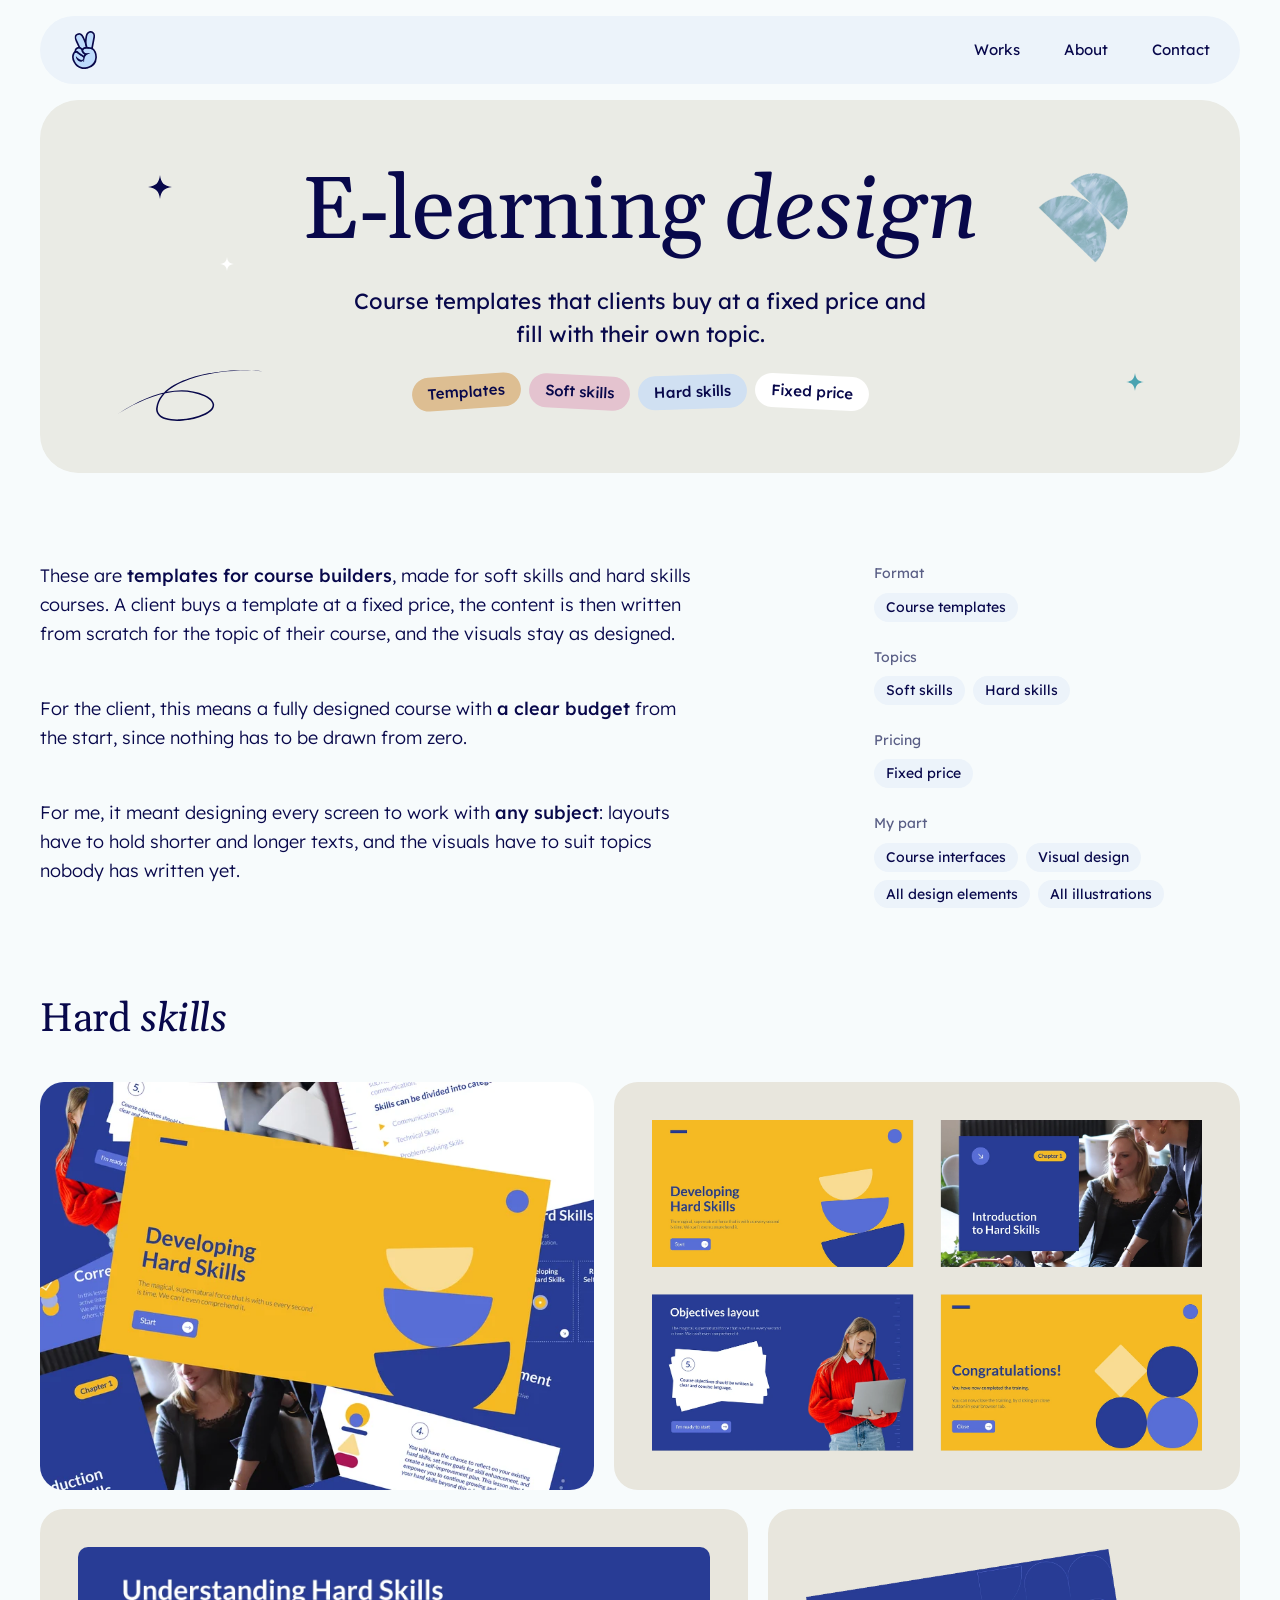
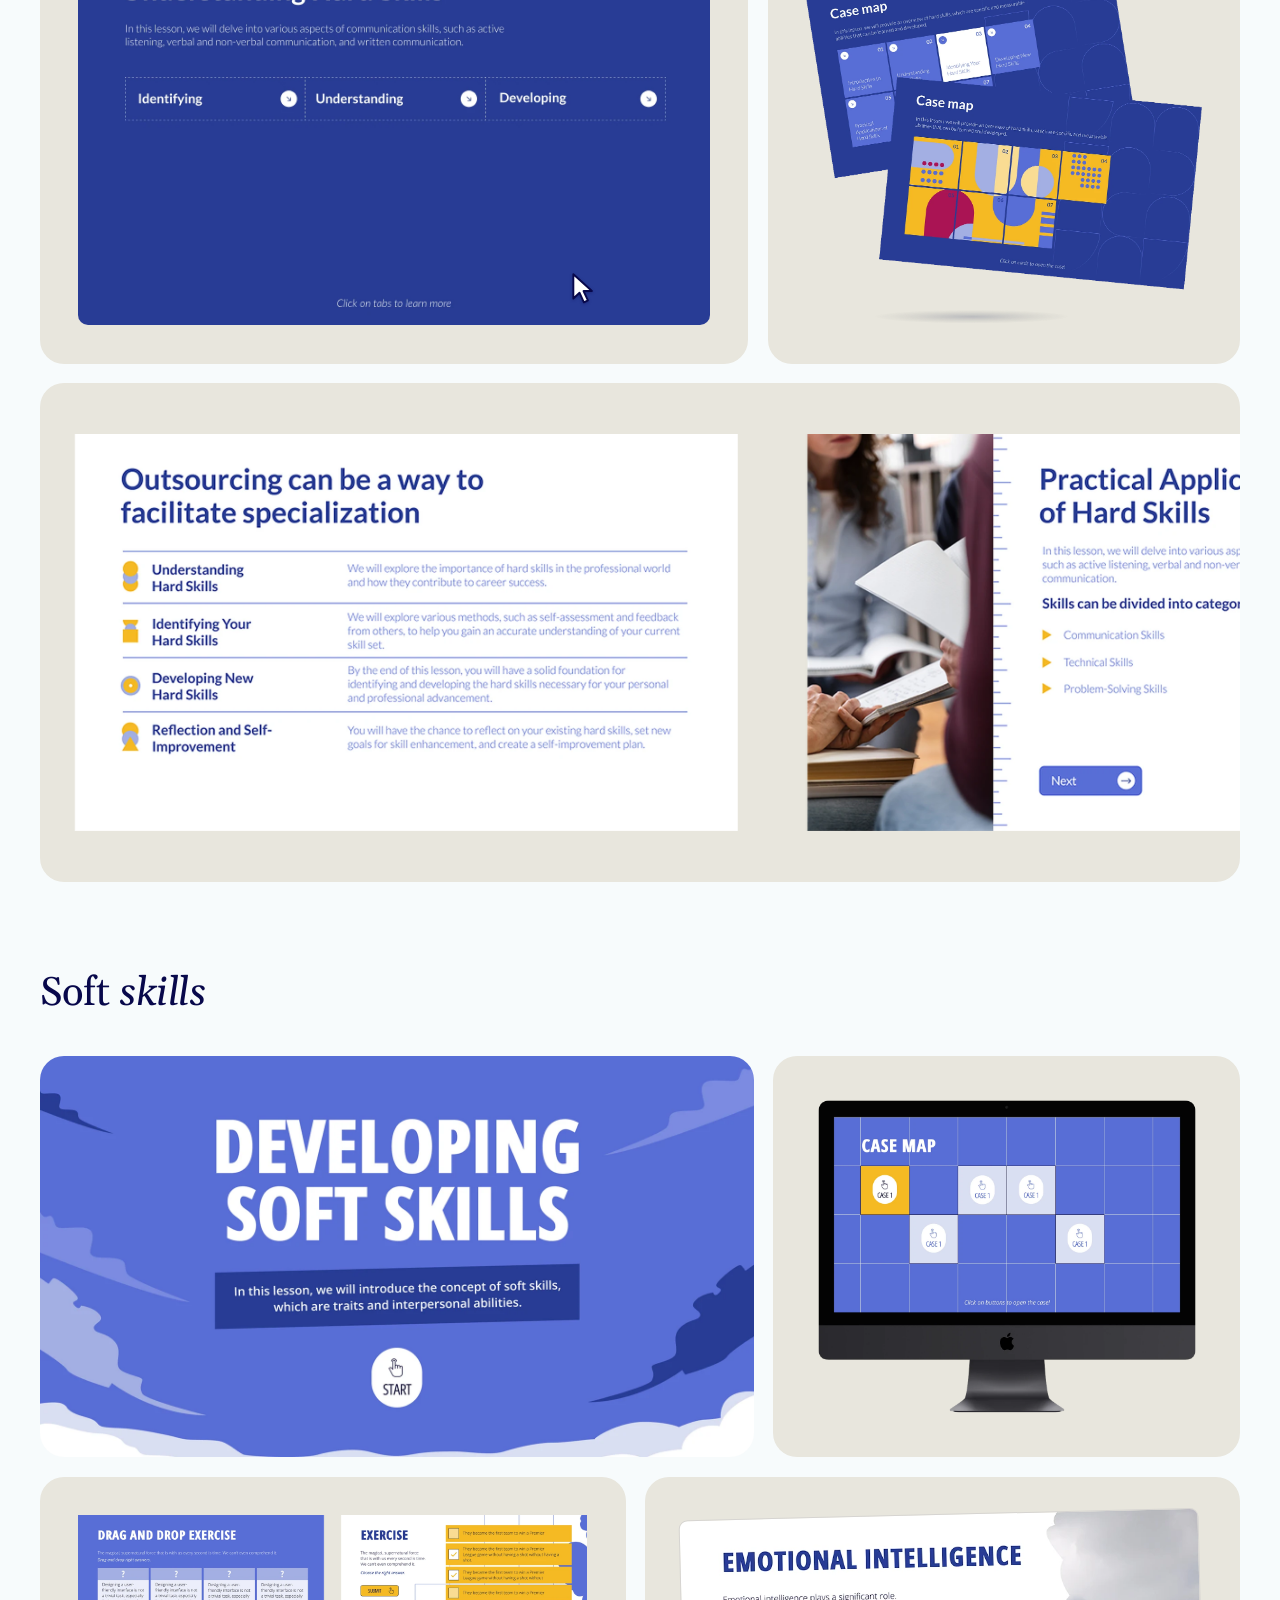
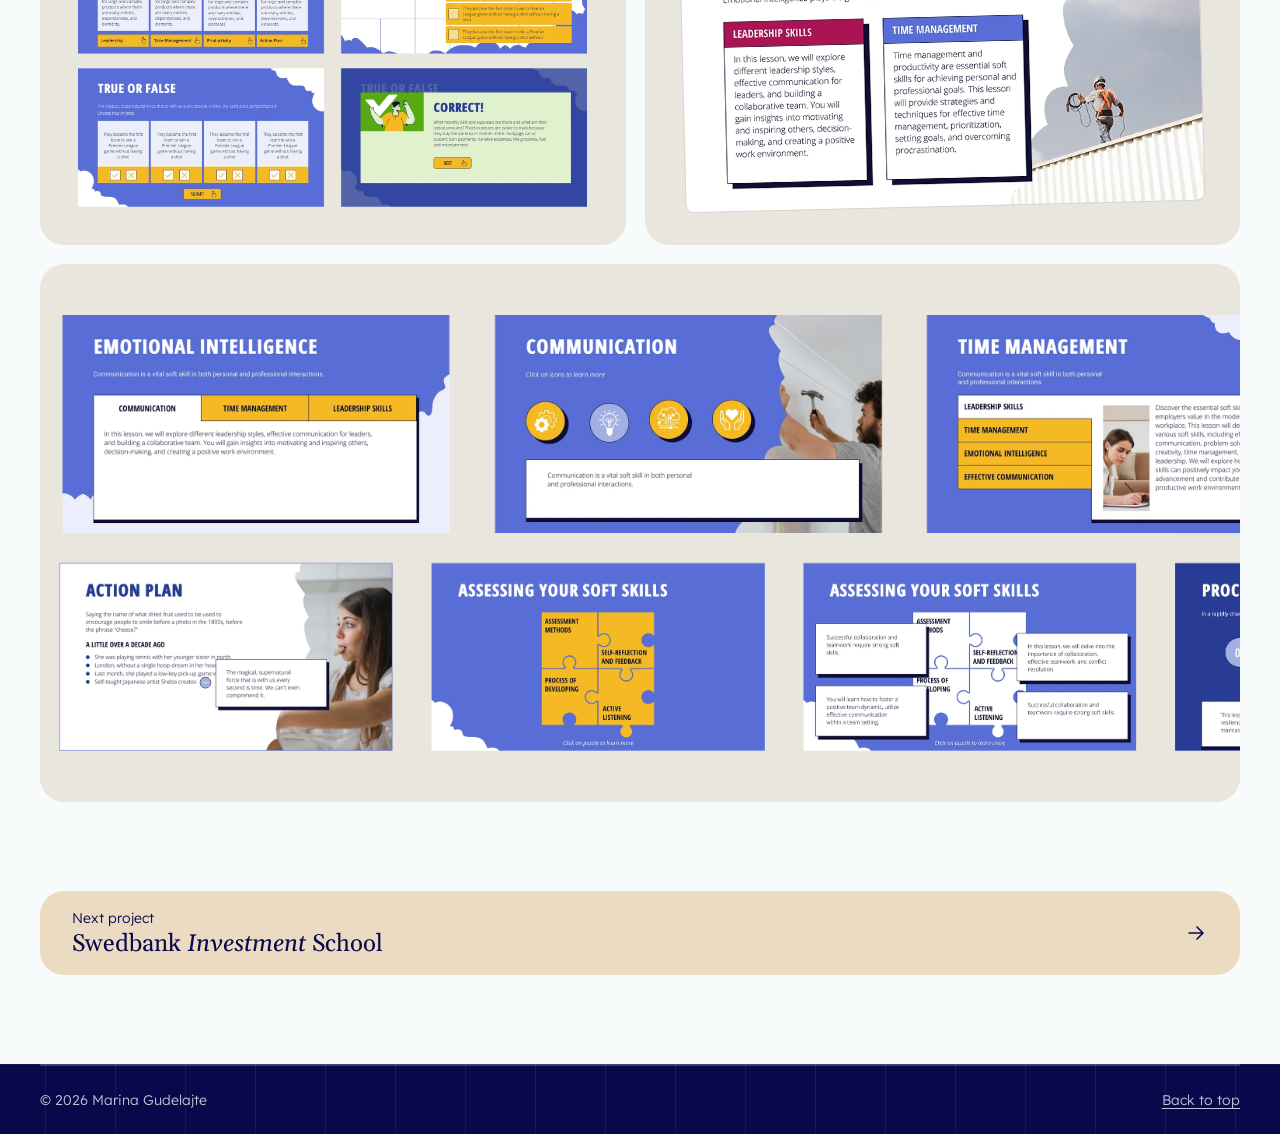
<file: work/e-learning.html>
<!doctype html>
<html lang="en">
<head>
  <meta charset="utf-8">
  <script>document.documentElement.classList.add('js')</script>
  <meta name="viewport" content="width=device-width, initial-scale=1">
  <title>E-learning design: Marina Gudelajte</title>
  <meta name="description" content="Course templates for soft skills and hard skills: clients buy a template at a fixed price, the content is written for their topic and the visuals stay.">
  <link rel="icon" href="../assets/img/logo.svg" type="image/svg+xml">
  <meta property="og:type" content="website">
  <meta property="og:title" content="E-learning design: Marina Gudelajte">
  <meta property="og:description" content="Course templates for soft skills and hard skills: clients buy a template at a fixed price, the content is written for their topic and the visuals stay.">
  <meta property="og:image" content="https://marinagudelajte.github.io/assets/img/og-image.jpg">
  <meta property="og:image:width" content="1200">
  <meta property="og:image:height" content="630">
  <meta property="og:image:alt" content="Hi, I’m Marina! An illustrated woman sits with a laptop on her knees next to the greeting.">
  <meta name="twitter:card" content="summary_large_image">
  <link rel="stylesheet" href="../css/base.css?v=5fbb598d">
  <link rel="stylesheet" href="../css/main.css?v=5fbb598d">
  <link rel="stylesheet" href="../css/case.css?v=5fbb598d">
  <script src="../js/ink-trail.js?v=5fbb598d" defer></script>
  <script src="../js/site.js?v=5fbb598d" defer></script>
  <script src="../js/case-demo.js?v=5fbb598d" defer></script>
</head>
<body id="top">
  <a class="skip-link" href="#main">Skip to content</a>

  <header class="site-header container container--wide">
    <div class="site-header__bar">
      <a class="site-header__name" href="../" aria-label="Marina Gudelajte, home"><img src="../assets/img/logo.svg" width="590" height="891" alt=""></a>
      <nav aria-label="Main">
        <ul class="nav-links">
          <li><a href="../#works">Works</a></li>
          <li><a href="../#about">About</a></li>
          <li><a href="../#contact">Contact</a></li>
        </ul>
      </nav>
    </div>
  </header>

  <!-- Shared case template, see work/swedbank.html for how to use it. -->
  <main id="main" class="case" style="--case-tint: var(--case-elearning); --head-mix: 40%">
    <header class="case-head container container--wide">
      <div class="case-head__panel">
        <img class="case-head__stroke" src="../assets/img/element-3.svg" alt="" width="184" height="53">
        <svg class="case-head__star case-head__star--1" viewBox="0 0 24 24" aria-hidden="true" focusable="false"><path d="M12 0C13 8 16 11 24 12 16 13 13 16 12 24 11 16 8 13 0 12 8 11 11 8 12 0Z"/></svg>
        <svg class="case-head__star case-head__star--2" viewBox="0 0 24 24" aria-hidden="true" focusable="false"><path d="M12 0C13 8 16 11 24 12 16 13 13 16 12 24 11 16 8 13 0 12 8 11 11 8 12 0Z"/></svg>
        <svg class="case-head__star case-head__star--3" viewBox="0 0 24 24" aria-hidden="true" focusable="false"><path d="M12 0C13 8 16 11 24 12 16 13 13 16 12 24 11 16 8 13 0 12 8 11 11 8 12 0Z"/></svg>
        <img class="case-head__moons" src="../assets/img/element-1.webp" alt="" width="784" height="788">
        <div class="case-head__text">
          <h1>E&#8209;learning <em>design</em></h1>
          <p class="case-head__lead">Course templates that clients buy at a fixed price and fill with their own topic.</p>
          <ul class="case-head__chips" role="list">
            <li style="--tint: var(--gold); --tilt: -4deg; --d: 500ms">Templates</li>
            <li style="--tint: var(--pink); --tilt: 3deg; --d: 570ms">Soft skills</li>
            <li style="--tint: var(--sky); --tilt: -2deg; --d: 640ms">Hard skills</li>
            <li style="--tint: var(--white); --tilt: 3deg; --d: 710ms">Fixed price</li>
          </ul>
        </div>
      </div>
    </header>

    <section class="container case-intro" aria-label="About the project">
      <div class="case-intro__text">
        <p>These are <strong>templates for course builders</strong>, made for soft skills and hard skills courses. A client buys a template at a fixed price, the content is then written from scratch for the topic of their course, and the visuals stay as designed.</p>
        <p>For the client, this means a fully designed course with <strong>a clear budget</strong> from the start, since nothing has to be drawn from zero.</p>
        <p>For me, it meant designing every screen to work with <strong>any subject</strong>: layouts have to hold shorter and longer texts, and the visuals have to suit topics nobody has written yet.</p>
      </div>

      <dl class="case-meta">
        <div>
          <dt>Format</dt>
          <dd>Course templates</dd>
        </div>
        <div>
          <dt>Topics</dt>
          <dd>Soft skills</dd>
          <dd>Hard skills</dd>
        </div>
        <div>
          <dt>Pricing</dt>
          <dd>Fixed price</dd>
        </div>
        <div>
          <dt>My part</dt>
          <dd>Course interfaces</dd>
          <dd>Visual design</dd>
          <dd>All design elements</dd>
          <dd>All illustrations</dd>
        </div>
      </dl>
    </section>

    <section class="container case-client" aria-labelledby="hard-skills">
      <div class="case-client__head">
        <h2 id="hard-skills">Hard <em>skills</em></h2>
      </div>
      <div class="case-gallery">
        <div class="case-row" style="--cols: 1fr 1.13fr">
          <figure class="case-shot case-shot--natural case-shot--fill">
            <img src="../assets/img/el-hard-cover-1600.webp" srcset="../assets/img/el-hard-cover-800.webp 800w, ../assets/img/el-hard-cover-1600.webp 1600w" sizes="(min-width: 720px) 42vw, 100vw" width="1600" height="1174" alt="Slides of the hard skills template laid out at an angle around the yellow cover “Developing Hard Skills”" loading="lazy">
          </figure>
          <figure class="case-shot case-shot--fit">
            <img src="../assets/img/el-hard-slides.webp" width="1600" height="963" alt="Four slides: the course cover, a chapter cover, the objectives and the closing slide" loading="lazy">
          </figure>
        </div>
        <div class="case-row" style="--cols: 1.5fr 1fr">
          <!-- The slides play themselves: js/case-demo.js. Each slide: at rest, the pointer over the button, after the click.
               data-x / data-y: where the cursor goes, in % of the slide (printed by tools/optimize-images/elearning.py). -->
          <figure class="case-shot case-demo" data-demo role="img" aria-label="Animated walkthrough of four interactive slides: a tab opens, a card turns over, a box pages to the next card and a tooltip opens">
            <div class="demo">
              <div class="demo__scene is-on" data-x="50.2" data-y="40.2" data-click="reveal">
                <img src="../assets/img/el-demo-1-1.webp" width="1400" height="838" alt="" loading="lazy">
                <img class="demo__hover" src="../assets/img/el-demo-1-2.webp" width="1400" height="838" alt="" loading="lazy">
                <img class="demo__result" src="../assets/img/el-demo-1-3.webp" width="1400" height="838" alt="" loading="lazy">
              </div>
              <div class="demo__scene" data-x="38.9" data-y="54.8" data-click="flip">
                <img src="../assets/img/el-demo-2-1.webp" width="1400" height="838" alt="" loading="lazy">
                <img class="demo__hover" src="../assets/img/el-demo-2-2.webp" width="1400" height="838" alt="" loading="lazy">
                <div class="demo__flip" style="left: 28.86%; top: 34.37%; width: 20%; height: 40.81%">
                  <div class="demo__card">
                    <img src="../assets/img/el-demo-2-front.webp" width="280" height="342" alt="" loading="lazy">
                    <img src="../assets/img/el-demo-2-back.webp" width="280" height="342" alt="" loading="lazy">
                  </div>
                </div>
              </div>
              <div class="demo__scene" data-x="9.2" data-y="89.8" data-click="fade">
                <img src="../assets/img/el-demo-3-1.webp" width="1400" height="838" alt="" loading="lazy">
                <img class="demo__hover" src="../assets/img/el-demo-3-2.webp" width="1400" height="838" alt="" loading="lazy">
                <img class="demo__result" src="../assets/img/el-demo-3-3.webp" width="1400" height="838" alt="" loading="lazy">
              </div>
              <div class="demo__scene" data-x="59.6" data-y="42.5" data-click="tip">
                <img src="../assets/img/el-demo-4-1.webp" width="1400" height="838" alt="" loading="lazy">
                <img class="demo__hover" src="../assets/img/el-demo-4-2.webp" width="1400" height="838" alt="" loading="lazy">
                <img class="demo__result" src="../assets/img/el-demo-4-3.webp" width="1400" height="838" alt="" loading="lazy">
                <img class="demo__tip" src="../assets/img/el-demo-4-tip.webp" width="413" height="317" alt="" loading="lazy" style="left: 64.14%; top: 23.99%; width: 29.5%; height: 37.83%">
              </div>
              <div class="demo__ripple" aria-hidden="true"><span></span></div>
              <div class="demo__cursor" aria-hidden="true"><svg viewBox="0 0 18 24" focusable="false"><path d="M2 1.5v18.2l4.6-4.3 3.3 7.2 3-1.4-3.3-7.1h6.3z" fill="#fff" stroke="#08084b" stroke-width="1.4" stroke-linejoin="round"/></svg></div>
            </div>
          </figure>
          <figure class="case-shot case-shot--fit">
            <img src="../assets/img/el-hard-map.webp" width="1244" height="1179" alt="Two versions of the case map slide: numbered topic cards and a grid of colourful pattern tiles" loading="lazy">
          </figure>
        </div>
        <!-- Endless strip, see the same tile in work/branchtrack.html -->
        <figure class="case-shot case-marquee" style="--marquee-ratio: 8123 / 880; --marquee-time: 111s" tabindex="0" role="group" aria-label="Theory slides of the hard skills template">
          <div class="case-marquee__track">
            <img src="../assets/img/el-hard-strip.webp" width="8123" height="880" alt="Five theory slides: a list with icons, a text with a photo, right and wrong columns, a diagram and a dialogue, moving slowly across the tile" loading="lazy">
            <img src="../assets/img/el-hard-strip.webp" width="8123" height="880" alt="" aria-hidden="true" loading="lazy">
          </div>
        </figure>
      </div>
    </section>

    <section class="container case-client" aria-labelledby="soft-skills">
      <div class="case-client__head">
        <h2 id="soft-skills">Soft <em>skills</em></h2>
      </div>
      <div class="case-gallery">
        <div class="case-row" style="--cols: 1.53fr 1fr">
          <figure class="case-shot case-shot--natural case-shot--fill">
            <img src="../assets/img/el-soft-start.webp" width="1500" height="844" alt="The course start slide “Developing Soft Skills” with a Start button, on a sky with clouds" loading="lazy">
          </figure>
          <figure class="case-shot case-shot--fit">
            <img src="../assets/img/el-soft-map.webp" width="1200" height="1000" alt="The case map slide on a desktop monitor: a grid of tiles with case buttons" loading="lazy">
          </figure>
        </div>
        <div class="case-row" style="--cols: 1fr 1.016fr">
          <figure class="case-shot case-shot--fit">
            <img src="../assets/img/el-soft-exercises.webp" width="1600" height="917" alt="Four exercise slides: drag and drop, multiple choice, true or false and a feedback screen" loading="lazy">
          </figure>
          <!-- Six theory slides land on top of each other, one by one: js/case-demo.js -->
          <figure class="case-shot case-demo" data-stack role="img" aria-label="Six theory slides laid one on top of another: emotional intelligence, leadership and management, communication, a summary, a table and a diagram">
            <div class="stack">
              <img class="stack__slide" style="--r: -1.4deg" src="../assets/img/el-soft-theory-1.webp" width="760" height="427" alt="" loading="lazy">
              <img class="stack__slide" style="--r: 1.2deg" src="../assets/img/el-soft-theory-2.webp" width="760" height="427" alt="" loading="lazy">
              <img class="stack__slide" style="--r: -0.6deg" src="../assets/img/el-soft-theory-3.webp" width="760" height="427" alt="" loading="lazy">
              <img class="stack__slide" style="--r: 1.6deg" src="../assets/img/el-soft-theory-4.webp" width="760" height="427" alt="" loading="lazy">
              <img class="stack__slide" style="--r: -1.2deg" src="../assets/img/el-soft-theory-5.webp" width="760" height="427" alt="" loading="lazy">
              <img class="stack__slide" style="--r: 0.8deg" src="../assets/img/el-soft-theory-6.webp" width="760" height="427" alt="" loading="lazy">
            </div>
          </figure>
        </div>
        <!-- Two endless strips travelling in opposite directions, very slowly -->
        <figure class="case-shot case-marquee case-marquee--rows" style="--marquee-height: clamp(9rem, 17vw, 15rem)" tabindex="0" role="group" aria-label="Interactive slides of the soft skills template">
          <div class="case-marquee__track" style="--marquee-ratio: 5560 / 560; --marquee-time: 159s">
            <img src="../assets/img/el-soft-strip-1.webp" width="5560" height="560" alt="Interactive slides: tabs, icons to click, a menu, cards and pop-up texts, moving slowly to the left" loading="lazy">
            <img src="../assets/img/el-soft-strip-1.webp" width="5560" height="560" alt="" aria-hidden="true" loading="lazy">
          </div>
          <div class="case-marquee__track case-marquee__track--reverse" style="--marquee-ratio: 4785 / 560; --marquee-time: 137s">
            <img src="../assets/img/el-soft-strip-2.webp" width="4785" height="560" alt="More interactive slides: an action plan, a puzzle, numbered steps and a workplace scene, moving slowly to the right" loading="lazy">
            <img src="../assets/img/el-soft-strip-2.webp" width="4785" height="560" alt="" aria-hidden="true" loading="lazy">
          </div>
        </figure>
      </div>
    </section>

    <div class="container">
      <a class="case-next" href="swedbank.html" style="--tint: var(--case-swedbank)">
        <span class="case-next__label">Next project</span>
        <span class="case-next__title">Swedbank <em>Investment</em> School</span>
        <svg viewBox="0 0 24 24" aria-hidden="true" focusable="false"><path d="M5 12h14M13 6l6 6-6 6"/></svg>
      </a>
    </div>
  </main>

  <footer class="site-footer" data-ink="light">
    <div class="container container--wide">
      <div class="site-footer__bar">
        <p>© 2026 Marina Gudelajte</p>
        <a href="#top">Back to top</a>
      </div>
    </div>
  </footer>
</body>
</html>
</file>
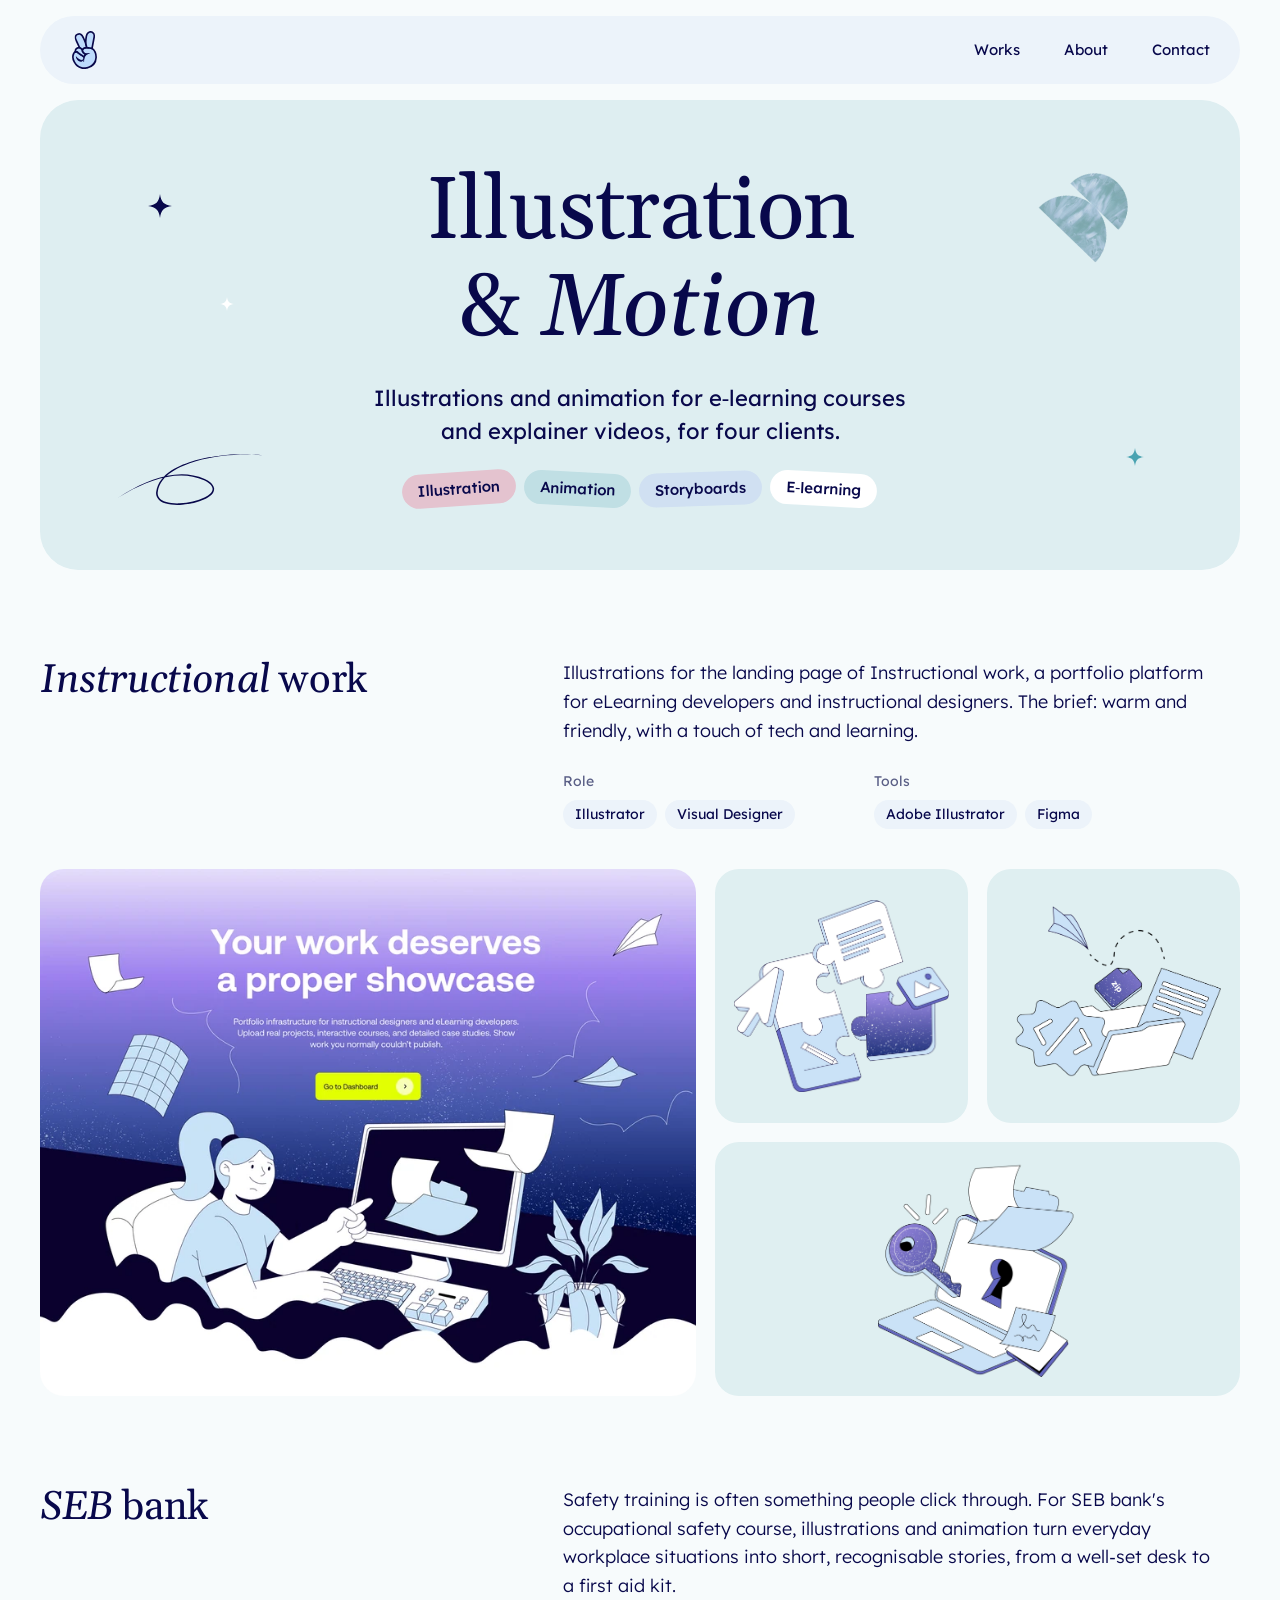
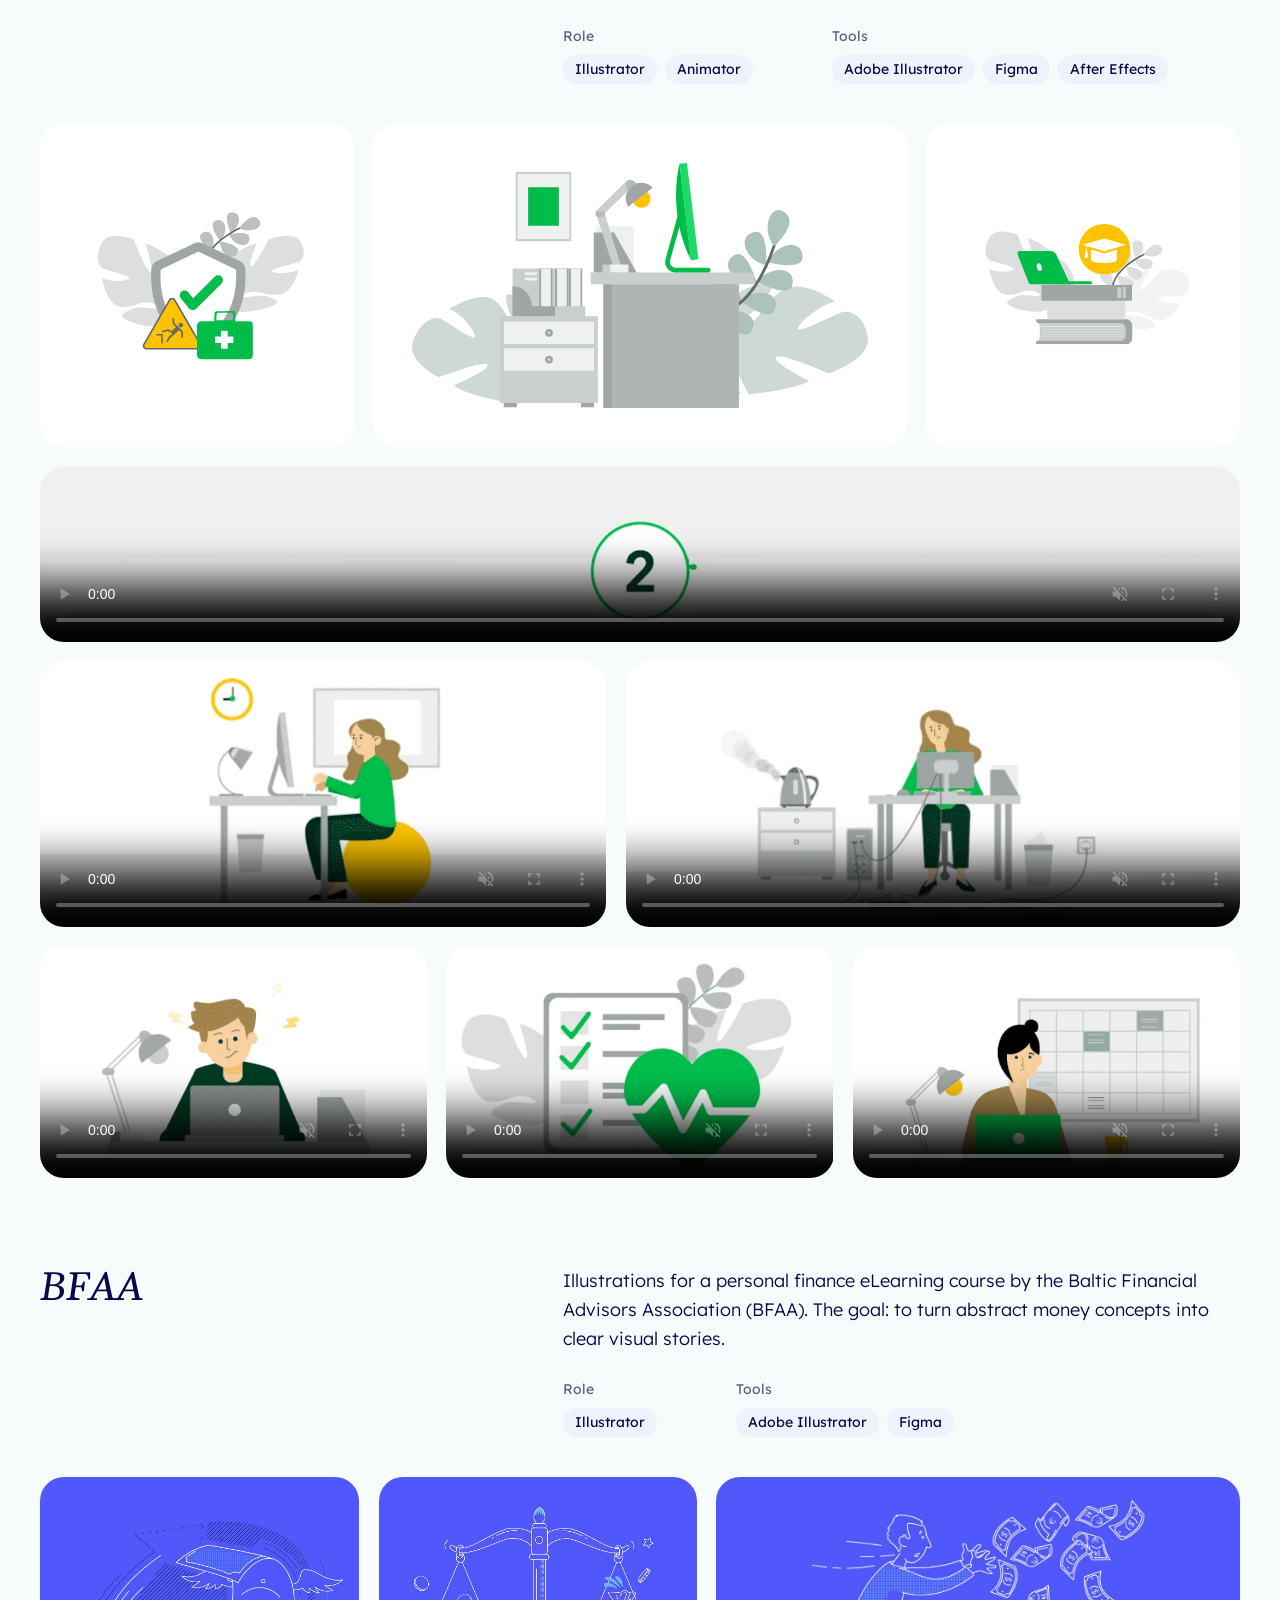
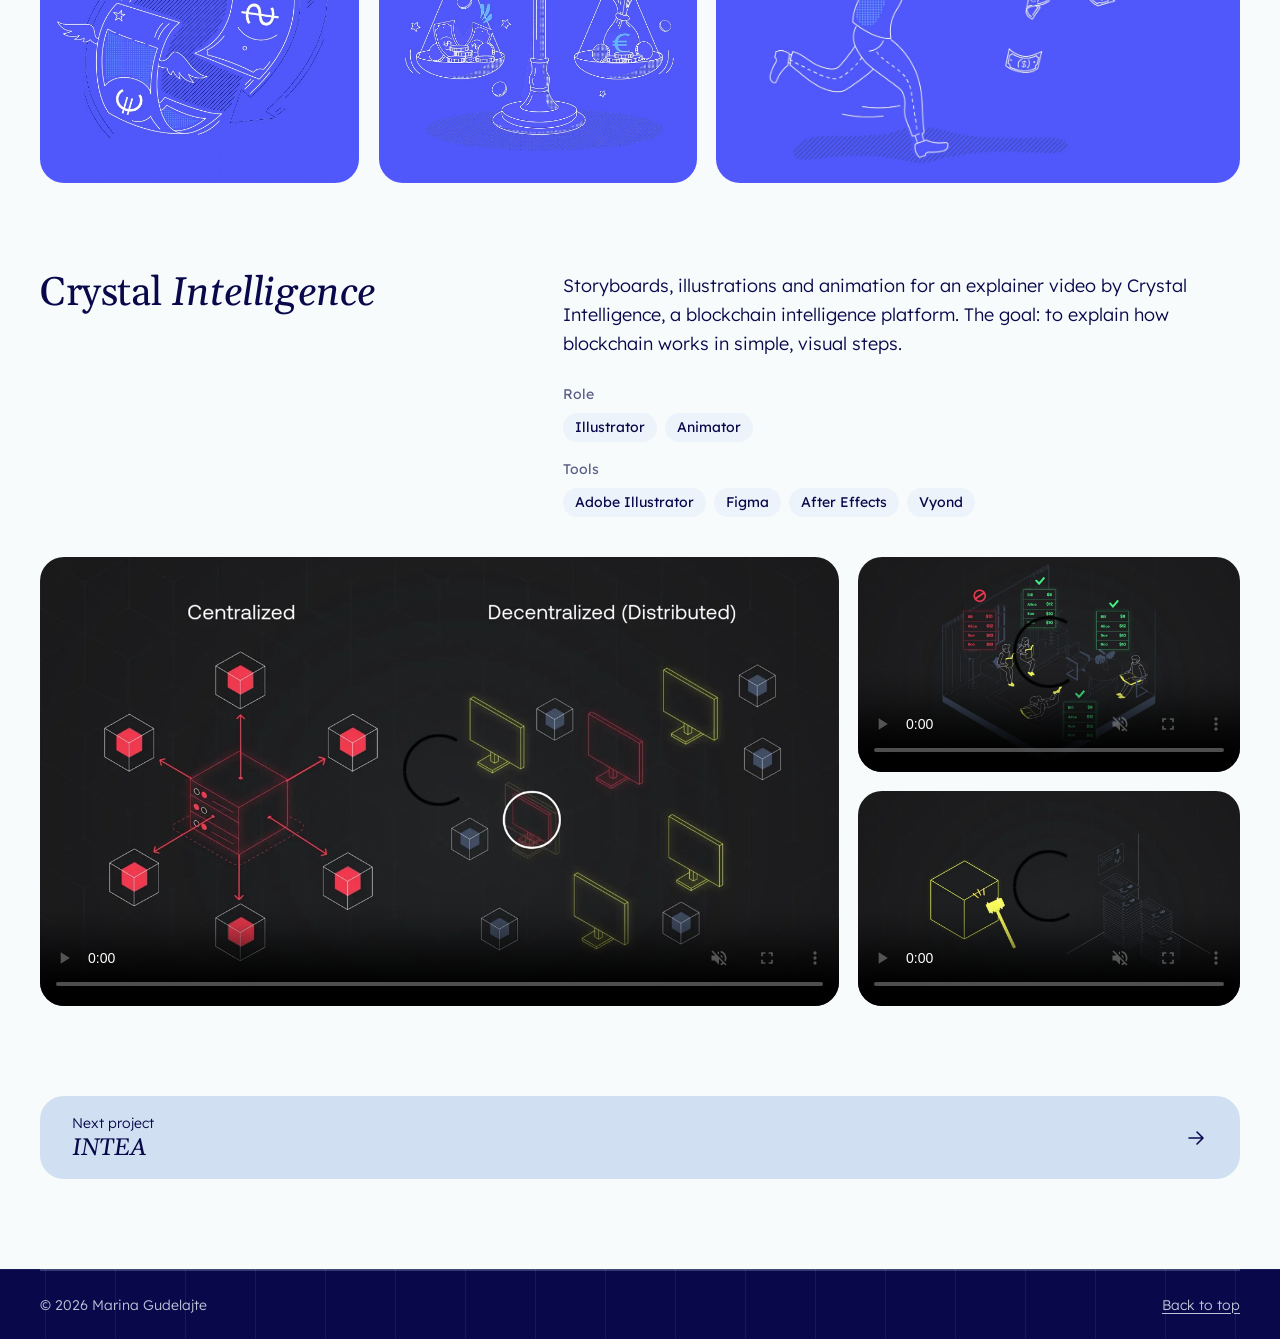
<file: work/illustration-motion.html>
<!doctype html>
<html lang="en">
<head>
  <meta charset="utf-8">
  <script>document.documentElement.classList.add('js')</script>
  <meta name="viewport" content="width=device-width, initial-scale=1">
  <title>Illustration &amp; Motion: Marina Gudelajte</title>
  <meta name="description" content="Illustrations and animation for e-learning courses and explainer videos, for Instructional work, SEB bank, BFAA and Crystal Intelligence.">
  <link rel="icon" href="../assets/img/logo.svg" type="image/svg+xml">
  <meta property="og:type" content="website">
  <meta property="og:title" content="Illustration &amp; Motion: Marina Gudelajte">
  <meta property="og:description" content="Illustrations and animation for e-learning courses and explainer videos, for Instructional work, SEB bank, BFAA and Crystal Intelligence.">
  <meta property="og:image" content="https://marinagudelajte.github.io/assets/img/og-image.jpg">
  <meta property="og:image:width" content="1200">
  <meta property="og:image:height" content="630">
  <meta property="og:image:alt" content="Hi, I’m Marina! An illustrated woman sits with a laptop on her knees next to the greeting.">
  <meta name="twitter:card" content="summary_large_image">
  <link rel="stylesheet" href="../css/base.css?v=5fbb598d">
  <link rel="stylesheet" href="../css/main.css?v=5fbb598d">
  <link rel="stylesheet" href="../css/case.css?v=5fbb598d">
  <script src="../js/ink-trail.js?v=5fbb598d" defer></script>
  <script src="../js/site.js?v=5fbb598d" defer></script>
</head>
<body id="top">
  <a class="skip-link" href="#main">Skip to content</a>

  <header class="site-header container container--wide">
    <div class="site-header__bar">
      <a class="site-header__name" href="../" aria-label="Marina Gudelajte, home"><img src="../assets/img/logo.svg" width="590" height="891" alt=""></a>
      <nav aria-label="Main">
        <ul class="nav-links">
          <li><a href="../#works">Works</a></li>
          <li><a href="../#about">About</a></li>
          <li><a href="../#contact">Contact</a></li>
        </ul>
      </nav>
    </div>
  </header>

  <!-- Shared case template, see work/swedbank.html. This case has one section per client.
       Extra tile here: --contain = a small drawing centred in a tile that takes its height from the row.
       Setting --case-tint to white on a gallery makes its tiles white (for animations on a white background). -->
  <main id="main" class="case" style="--case-tint: var(--case-illustration)">
    <header class="case-head container container--wide">
      <div class="case-head__panel">
        <img class="case-head__stroke" src="../assets/img/element-3.svg" alt="" width="184" height="53">
        <svg class="case-head__star case-head__star--1" viewBox="0 0 24 24" aria-hidden="true" focusable="false"><path d="M12 0C13 8 16 11 24 12 16 13 13 16 12 24 11 16 8 13 0 12 8 11 11 8 12 0Z"/></svg>
        <svg class="case-head__star case-head__star--2" viewBox="0 0 24 24" aria-hidden="true" focusable="false"><path d="M12 0C13 8 16 11 24 12 16 13 13 16 12 24 11 16 8 13 0 12 8 11 11 8 12 0Z"/></svg>
        <svg class="case-head__star case-head__star--3" viewBox="0 0 24 24" aria-hidden="true" focusable="false"><path d="M12 0C13 8 16 11 24 12 16 13 13 16 12 24 11 16 8 13 0 12 8 11 11 8 12 0Z"/></svg>
        <img class="case-head__moons" src="../assets/img/element-1.webp" alt="" width="784" height="788">
        <div class="case-head__text">
          <h1>Illustration &amp; <em>Motion</em></h1>
          <p class="case-head__lead">Illustrations and animation for e&#8209;learning courses and explainer videos, for four clients.</p>
          <ul class="case-head__chips" role="list">
            <li style="--tint: var(--pink); --tilt: -4deg; --d: 500ms">Illustration</li>
            <li style="--tint: color-mix(in srgb, var(--teal) 35%, var(--white)); --tilt: 3deg; --d: 570ms">Animation</li>
            <li style="--tint: var(--sky); --tilt: -2deg; --d: 640ms">Storyboards</li>
            <li style="--tint: var(--white); --tilt: 3deg; --d: 710ms">E&#8209;learning</li>
          </ul>
        </div>
      </div>
    </header>

    <section class="container case-client" aria-labelledby="client-1">
      <div class="case-client__head">
        <h2 id="client-1"><em>Instructional</em> work</h2>
        <div class="case-client__about">
          <p>Illustrations for the landing page of Instructional work, a portfolio platform for eLearning developers and instructional designers. The brief: warm and friendly, with a touch of tech and learning.</p>
          <dl class="case-meta case-meta--row">
            <div><dt>Role</dt><dd>Illustrator</dd><dd>Visual Designer</dd></div>
            <div><dt>Tools</dt><dd>Adobe Illustrator</dd><dd>Figma</dd></div>
          </dl>
        </div>
      </div>
      <div class="case-gallery">
        <div class="case-row" style="--cols: 1.25fr 1fr">
          <figure class="case-shot case-shot--natural">
            <img src="../assets/img/ill-instructional-hero-1600.webp" srcset="../assets/img/ill-instructional-hero-800.webp 800w, ../assets/img/ill-instructional-hero-1600.webp 1600w" sizes="(min-width: 720px) 55vw, 100vw" width="1600" height="1286" alt="Instructional work landing page: a woman at her computer on a starry night background, under the headline “Your work deserves a proper showcase”" loading="lazy">
          </figure>
          <div class="case-stack case-stack--even">
            <div class="case-row" style="--cols: 1fr 1fr">
              <figure class="case-shot case-shot--contain">
                <img src="../assets/img/ill-instructional-01.webp" width="879" height="789" alt="Puzzle pieces coming together with a cursor, a document and a picture" loading="lazy">
              </figure>
              <figure class="case-shot case-shot--contain">
                <img src="../assets/img/ill-instructional-02.webp" width="1068" height="891" alt="A paper plane above a code badge, a zip file, a document and a folder" loading="lazy">
              </figure>
            </div>
            <figure class="case-shot case-shot--contain">
              <img src="../assets/img/ill-instructional-03.webp" width="888" height="957" alt="A big key next to an open laptop with a keyhole and a folder" loading="lazy">
            </figure>
          </div>
        </div>
      </div>
    </section>

    <section class="container case-client" aria-labelledby="client-2">
      <div class="case-client__head">
        <h2 id="client-2"><em>SEB</em> bank</h2>
        <div class="case-client__about">
          <p>Safety training is often something people click through. For SEB bank's occupational safety course, illustrations and animation turn everyday workplace situations into short, recognisable stories, from a well&#8209;set desk to a first aid kit.</p>
          <dl class="case-meta case-meta--row">
            <div><dt>Role</dt><dd>Illustrator</dd><dd>Animator</dd></div>
            <div><dt>Tools</dt><dd>Adobe Illustrator</dd><dd>Figma</dd><dd>After Effects</dd></div>
          </dl>
        </div>
      </div>
      <div class="case-gallery" style="--case-tint: var(--white)">
        <div class="case-row" style="--cols: 1fr 1.7fr 1fr">
          <figure class="case-shot case-shot--fit">
            <img src="../assets/img/ill-seb-01.svg" width="297" height="297" alt="A safety shield with a check mark, a warning sign and a first aid kit" loading="lazy">
          </figure>
          <figure class="case-shot case-shot--fit">
            <img src="../assets/img/ill-seb-02.svg" width="319" height="172" alt="A tidy office desk with a monitor, a lamp, drawers and plants" loading="lazy">
          </figure>
          <figure class="case-shot case-shot--fit">
            <img src="../assets/img/ill-seb-03.svg" width="321" height="321" alt="A laptop and a graduation cap on a stack of books" loading="lazy">
          </figure>
        </div>
        <figure class="case-shot case-shot--natural">
          <video data-autoplay muted loop playsinline preload="none" poster="../assets/img/ill-seb-04-still.webp" width="2400" height="350" aria-label="A chapter divider: leaves grow around the number 2"><source src="../assets/img/ill-seb-04.mp4" type="video/mp4"></video>
        </figure>
        <div class="case-row" style="--cols: 1fr 1.085fr">
          <figure class="case-shot case-shot--natural case-shot--fill">
            <video data-autoplay muted loop playsinline preload="none" poster="../assets/img/ill-seb-05-still.webp" width="1200" height="564" aria-label="A woman sitting on an exercise ball at her desk while the clock turns"><source src="../assets/img/ill-seb-05.mp4" type="video/mp4"></video>
          </figure>
          <figure class="case-shot case-shot--natural">
            <video data-autoplay muted loop playsinline preload="none" poster="../assets/img/ill-seb-06-still.webp" width="1200" height="520" aria-label="A woman at her desk, tangled cables on the floor and a steaming kettle beside her"><source src="../assets/img/ill-seb-06.mp4" type="video/mp4"></video>
          </figure>
        </div>
        <div class="case-row" style="--cols: 1fr 1fr 1fr">
          <figure class="case-shot case-shot--natural">
            <video data-autoplay muted loop playsinline preload="none" poster="../assets/img/ill-seb-07-still.webp" width="1200" height="718" aria-label="A stressed man at his laptop with small lightning bolts around his head"><source src="../assets/img/ill-seb-07.mp4" type="video/mp4"></video>
          </figure>
          <figure class="case-shot case-shot--natural">
            <video data-autoplay muted loop playsinline preload="none" poster="../assets/img/ill-seb-08-still.webp" width="1200" height="718" aria-label="A health checklist with a beating green heart, leaves growing behind it"><source src="../assets/img/ill-seb-08.mp4" type="video/mp4"></video>
          </figure>
          <figure class="case-shot case-shot--natural">
            <video data-autoplay muted loop playsinline preload="none" poster="../assets/img/ill-seb-09-still.webp" width="1200" height="718" aria-label="A thoughtful woman in front of a large wall calendar"><source src="../assets/img/ill-seb-09.mp4" type="video/mp4"></video>
          </figure>
        </div>
      </div>
    </section>

    <section class="container case-client" aria-labelledby="client-3">
      <div class="case-client__head">
        <h2 id="client-3"><em>BFAA</em></h2>
        <div class="case-client__about">
          <p>Illustrations for a personal finance eLearning course by the Baltic Financial Advisors Association (BFAA). The goal: to turn abstract money concepts into clear visual stories.</p>
          <dl class="case-meta case-meta--row">
            <div><dt>Role</dt><dd>Illustrator</dd></div>
            <div><dt>Tools</dt><dd>Adobe Illustrator</dd><dd>Figma</dd></div>
          </dl>
        </div>
      </div>
      <div class="case-gallery">
        <div class="case-row" style="--cols: 1.045fr 1.043fr 1.713fr">
          <figure class="case-shot case-shot--natural">
            <img src="../assets/img/ill-bfaa-01.webp" width="602" height="576" alt="Winged banknotes with euro and pound signs circling each other, drawn in fine lines on blue" loading="lazy">
          </figure>
          <figure class="case-shot case-shot--natural">
            <img src="../assets/img/ill-bfaa-02.webp" width="601" height="576" alt="Scales balancing money and valuables, drawn in fine lines on blue" loading="lazy">
          </figure>
          <figure class="case-shot case-shot--natural">
            <img src="../assets/img/ill-bfaa-03.webp" width="1228" height="717" alt="A man running after banknotes flying away, drawn in fine lines on blue" loading="lazy">
          </figure>
        </div>
      </div>
    </section>

    <section class="container case-client" aria-labelledby="client-4">
      <div class="case-client__head">
        <h2 id="client-4">Crystal <em>Intelligence</em></h2>
        <div class="case-client__about">
          <p>Storyboards, illustrations and animation for an explainer video by Crystal Intelligence, a blockchain intelligence platform. The goal: to explain how blockchain works in simple, visual steps.</p>
          <dl class="case-meta case-meta--row">
            <div><dt>Role</dt><dd>Illustrator</dd><dd>Animator</dd></div>
            <div><dt>Tools</dt><dd>Adobe Illustrator</dd><dd>Figma</dd><dd>After Effects</dd><dd>Vyond</dd></div>
          </dl>
        </div>
      </div>
      <div class="case-gallery">
        <div class="case-row" style="--cols: 2.09fr 1fr">
          <figure class="case-shot case-shot--natural case-shot--fill">
            <video data-autoplay data-solo controls muted loop playsinline preload="none" poster="../assets/img/ill-crystal-01-still.webp" width="1920" height="1080" aria-label="Explainer video, part 1: centralized and decentralized systems, and what a ledger is"><source src="../assets/img/ill-crystal-01.mp4" type="video/mp4"></video>
          </figure>
          <div class="case-stack">
            <figure class="case-shot case-shot--natural">
              <video data-autoplay data-solo controls muted loop playsinline preload="none" poster="../assets/img/ill-crystal-02-still.webp" width="1920" height="1080" aria-label="Explainer video, part 2: people in a room keep shared copies of a ledger and compare them"><source src="../assets/img/ill-crystal-02.mp4" type="video/mp4"></video>
            </figure>
            <figure class="case-shot case-shot--natural">
              <video data-autoplay data-solo controls muted loop playsinline preload="none" poster="../assets/img/ill-crystal-03-still.webp" width="1920" height="1080" aria-label="Explainer video, part 3: sending crypto from a phone, verifying it on the network and adding a block to the chain"><source src="../assets/img/ill-crystal-03.mp4" type="video/mp4"></video>
            </figure>
          </div>
        </div>
      </div>
    </section>

    <div class="container">
      <a class="case-next" href="intea.html" style="--tint: var(--case-intea)">
        <span class="case-next__label">Next project</span>
        <span class="case-next__title"><em>INTEA</em></span>
        <svg viewBox="0 0 24 24" aria-hidden="true" focusable="false"><path d="M5 12h14M13 6l6 6-6 6"/></svg>
      </a>
    </div>
  </main>

  <footer class="site-footer" data-ink="light">
    <div class="container container--wide">
      <div class="site-footer__bar">
        <p>© 2026 Marina Gudelajte</p>
        <a href="#top">Back to top</a>
      </div>
    </div>
  </footer>
</body>
</html>
</file>
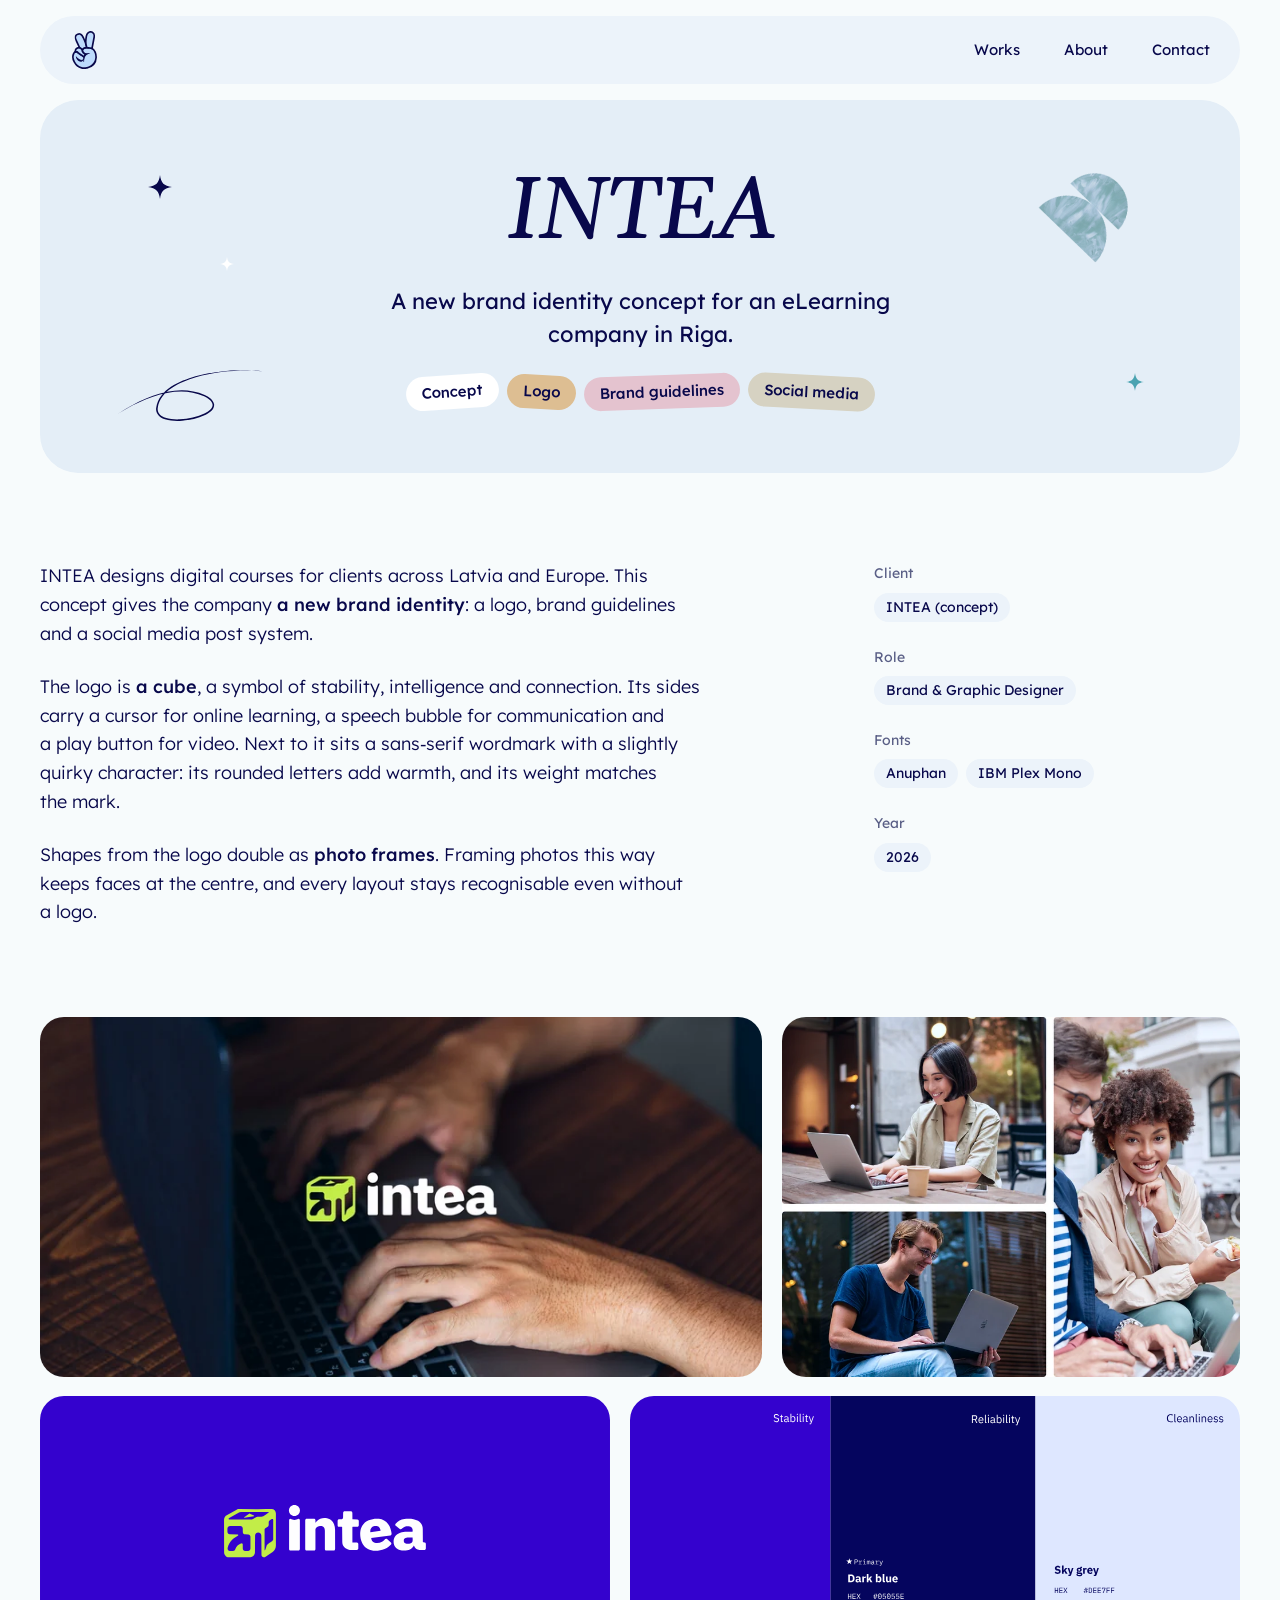
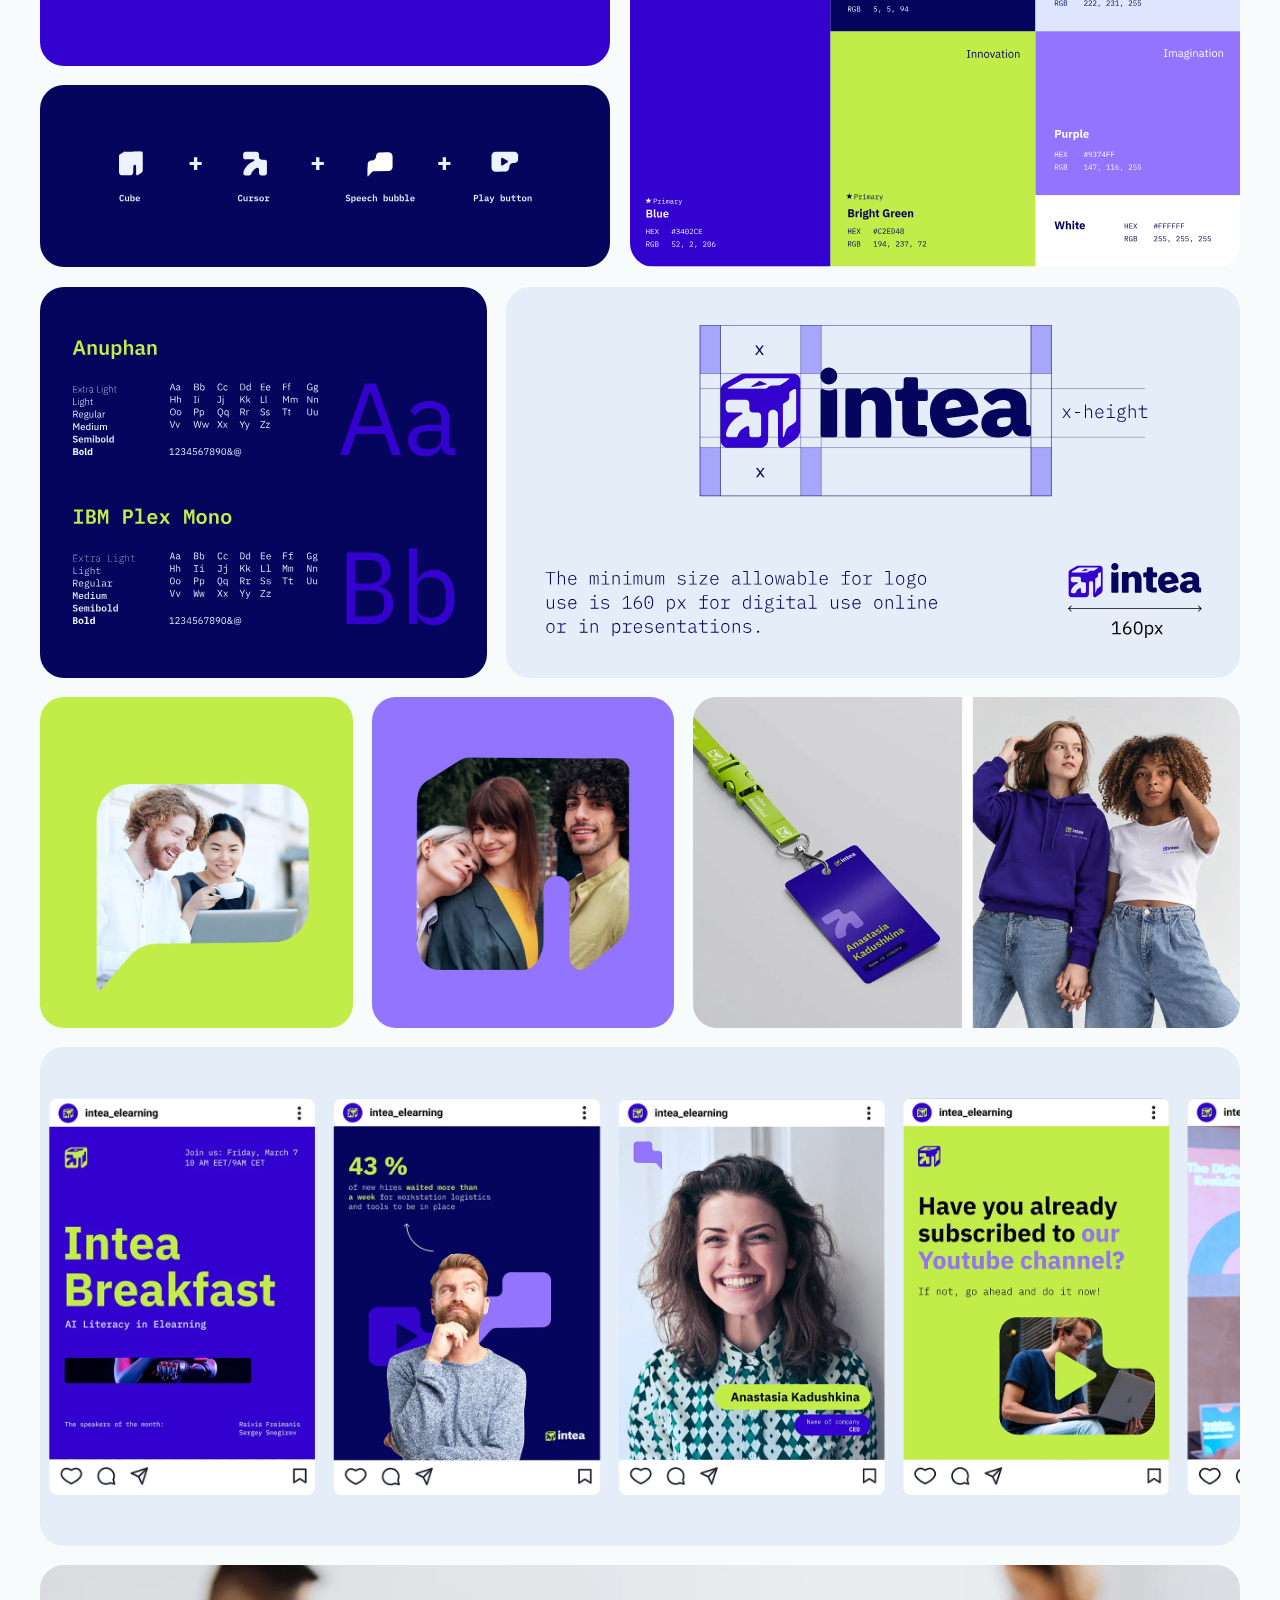
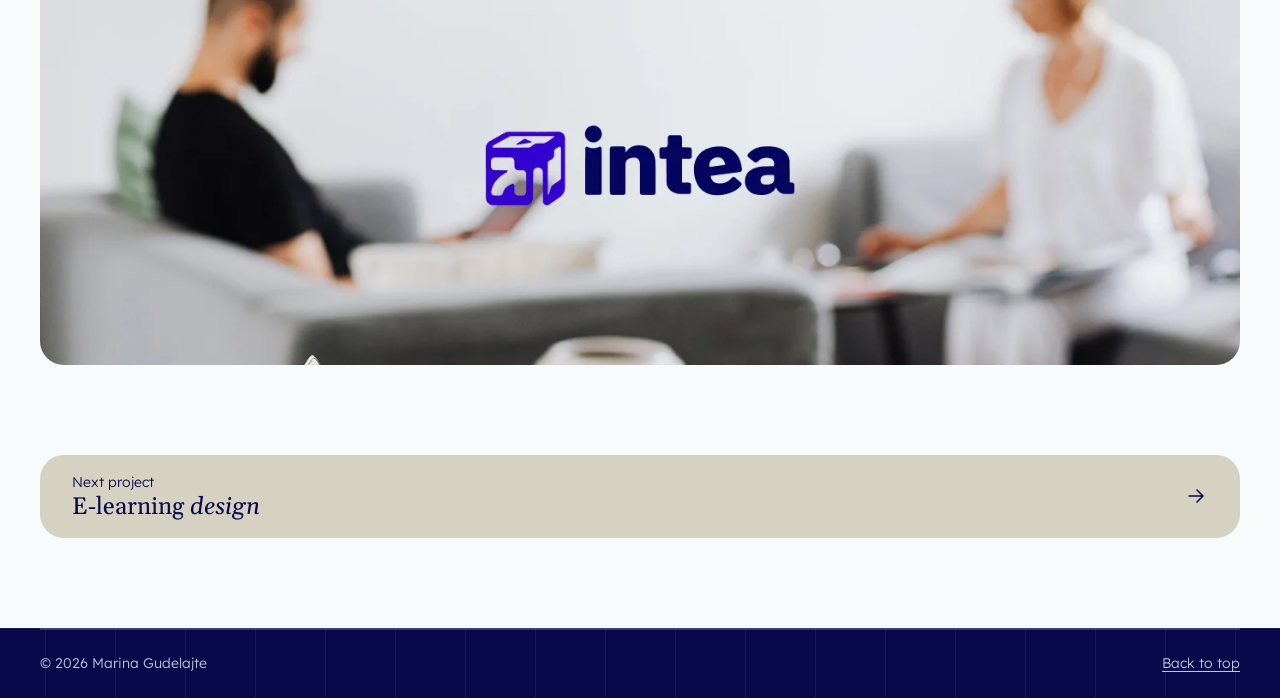
<file: work/intea.html>
<!doctype html>
<html lang="en">
<head>
  <meta charset="utf-8">
  <script>document.documentElement.classList.add('js')</script>
  <meta name="viewport" content="width=device-width, initial-scale=1">
  <title>INTEA brand identity concept: Marina Gudelajte</title>
  <meta name="description" content="A new brand identity concept for INTEA, an eLearning company in Riga: a logo, brand guidelines and a social media post system.">
  <link rel="icon" href="../assets/img/logo.svg" type="image/svg+xml">
  <meta property="og:type" content="website">
  <meta property="og:title" content="INTEA brand identity concept: Marina Gudelajte">
  <meta property="og:description" content="A new brand identity concept for INTEA, an eLearning company in Riga: a logo, brand guidelines and a social media post system.">
  <meta property="og:image" content="https://marinagudelajte.github.io/assets/img/og-image.jpg">
  <meta property="og:image:width" content="1200">
  <meta property="og:image:height" content="630">
  <meta property="og:image:alt" content="Hi, I’m Marina! An illustrated woman sits with a laptop on her knees next to the greeting.">
  <meta name="twitter:card" content="summary_large_image">
  <link rel="stylesheet" href="../css/base.css?v=5fbb598d">
  <link rel="stylesheet" href="../css/main.css?v=5fbb598d">
  <link rel="stylesheet" href="../css/case.css?v=5fbb598d">
  <script src="../js/ink-trail.js?v=5fbb598d" defer></script>
  <script src="../js/site.js?v=5fbb598d" defer></script>
</head>
<body id="top">
  <a class="skip-link" href="#main">Skip to content</a>

  <header class="site-header container container--wide">
    <div class="site-header__bar">
      <a class="site-header__name" href="../" aria-label="Marina Gudelajte, home"><img src="../assets/img/logo.svg" width="590" height="891" alt=""></a>
      <nav aria-label="Main">
        <ul class="nav-links">
          <li><a href="../#works">Works</a></li>
          <li><a href="../#about">About</a></li>
          <li><a href="../#contact">Contact</a></li>
        </ul>
      </nav>
    </div>
  </header>

  <!-- Shared case template, see work/swedbank.html for how to use it. -->
  <main id="main" class="case" style="--case-tint: var(--case-intea)">
    <header class="case-head container container--wide">
      <div class="case-head__panel">
        <img class="case-head__stroke" src="../assets/img/element-3.svg" alt="" width="184" height="53">
        <svg class="case-head__star case-head__star--1" viewBox="0 0 24 24" aria-hidden="true" focusable="false"><path d="M12 0C13 8 16 11 24 12 16 13 13 16 12 24 11 16 8 13 0 12 8 11 11 8 12 0Z"/></svg>
        <svg class="case-head__star case-head__star--2" viewBox="0 0 24 24" aria-hidden="true" focusable="false"><path d="M12 0C13 8 16 11 24 12 16 13 13 16 12 24 11 16 8 13 0 12 8 11 11 8 12 0Z"/></svg>
        <svg class="case-head__star case-head__star--3" viewBox="0 0 24 24" aria-hidden="true" focusable="false"><path d="M12 0C13 8 16 11 24 12 16 13 13 16 12 24 11 16 8 13 0 12 8 11 11 8 12 0Z"/></svg>
        <img class="case-head__moons" src="../assets/img/element-1.webp" alt="" width="784" height="788">
        <div class="case-head__text">
          <h1><em>INTEA</em></h1>
          <p class="case-head__lead">A new brand identity concept for an eLearning company in Riga.</p>
          <ul class="case-head__chips" role="list">
            <li style="--tint: var(--white); --tilt: -4deg; --d: 500ms">Concept</li>
            <li style="--tint: var(--gold); --tilt: 3deg; --d: 570ms">Logo</li>
            <li style="--tint: var(--pink); --tilt: -2deg; --d: 640ms">Brand guidelines</li>
            <li style="--tint: var(--sand); --tilt: 3deg; --d: 710ms">Social media</li>
          </ul>
        </div>
      </div>
    </header>

    <section class="container case-intro" aria-label="About the project">
      <div class="case-intro__text">
        <p>INTEA designs digital courses for clients across Latvia and Europe. This concept gives the company <strong>a new brand identity</strong>: a logo, brand guidelines and a social media post system.</p>
        <p>The logo is <strong>a cube</strong>, a symbol of stability, intelligence and connection. Its sides carry a cursor for online learning, a speech bubble for communication and a play button for video. Next to it sits a sans&#8209;serif wordmark with a slightly quirky character: its rounded letters add warmth, and its weight matches the mark.</p>
        <p>Shapes from the logo double as <strong>photo frames</strong>. Framing photos this way keeps faces at the centre, and every layout stays recognisable even without a logo.</p>
      </div>

      <dl class="case-meta">
        <div>
          <dt>Client</dt>
          <dd>INTEA (concept)</dd>
        </div>
        <div>
          <dt>Role</dt>
          <dd>Brand &amp; Graphic Designer</dd>
        </div>
        <div>
          <dt>Fonts</dt>
          <dd>Anuphan</dd>
          <dd>IBM Plex Mono</dd>
        </div>
        <div>
          <dt>Year</dt>
          <dd>2026</dd>
        </div>
      </dl>
    </section>

    <section class="container case-gallery" aria-label="Project images">
      <div class="case-row" style="--cols: 1.576fr 1fr">
        <figure class="case-shot case-shot--natural case-shot--fill case-shot--cover">
          <img src="../assets/img/intea-01-1600.webp" srcset="../assets/img/intea-01-800.webp 800w, ../assets/img/intea-01-1600.webp 1600w" sizes="(min-width: 720px) 60vw, 100vw" width="1600" height="799" alt="The INTEA logo over a photo of hands typing on a laptop" loading="lazy">
        </figure>
        <figure class="case-shot case-shot--natural">
          <img src="../assets/img/intea-02-1200.webp" srcset="../assets/img/intea-02-800.webp 800w, ../assets/img/intea-02-1200.webp 1200w" sizes="(min-width: 720px) 40vw, 100vw" width="1200" height="944" alt="Three photos of people studying and working on laptops" loading="lazy">
        </figure>
      </div>
      <div class="case-row" style="--cols: 1fr 1.07fr">
        <div class="case-stack">
          <figure class="case-shot case-shot--natural">
            <img src="../assets/img/intea-03.svg" width="1400" height="661" alt="The INTEA logo, a green cube and a white wordmark, on bright blue" loading="lazy">
          </figure>
          <figure class="case-shot case-shot--natural">
            <img src="../assets/img/intea-04.svg" width="1400" height="448" alt="The logo's elements: cube, cursor, speech bubble and play button" loading="lazy">
          </figure>
        </div>
        <figure class="case-shot case-shot--natural case-shot--fill">
          <img src="../assets/img/intea-06.svg" width="1400" height="1077" alt="Colour palette: blue, dark blue, sky grey, bright green, purple and white, with colour codes" loading="lazy">
        </figure>
      </div>
      <div class="case-row" style="--cols: 1fr 1.64fr">
        <figure class="case-shot case-shot--natural case-shot--fill">
          <img src="../assets/img/intea-07.svg" width="1400" height="1222" alt="Typefaces: Anuphan and IBM Plex Mono" loading="lazy">
        </figure>
        <figure class="case-shot case-shot--fit">
          <img src="../assets/img/intea-05.svg" width="793" height="380" alt="Logo clear space, measured by the height of its letters, and a minimum size of 160 px" loading="lazy">
        </figure>
      </div>
      <div class="case-row" style="--cols: 0.947fr 0.911fr 1.655fr">
        <figure class="case-shot case-shot--natural case-shot--fill">
          <img src="../assets/img/intea-08-800.webp" width="800" height="845" alt="A photo of two colleagues framed by the logo's speech bubble, on bright green" loading="lazy">
        </figure>
        <figure class="case-shot case-shot--natural case-shot--fill">
          <img src="../assets/img/intea-09-800.webp" width="800" height="878" alt="A photo of three friends framed by the logo's cursor shape, on purple" loading="lazy">
        </figure>
        <figure class="case-shot case-shot--natural">
          <img src="../assets/img/intea-10-1400.webp" srcset="../assets/img/intea-10-800.webp 800w, ../assets/img/intea-10-1400.webp 1400w" sizes="(min-width: 720px) 46vw, 100vw" width="1400" height="846" alt="An INTEA staff badge on a green lanyard, and two people in INTEA sweatshirts" loading="lazy">
        </figure>
      </div>
      <!-- Endless strip, see the same tile in work/branchtrack.html -->
      <figure class="case-shot case-marquee" style="--marquee-ratio: 3789 / 880; --marquee-time: 51s" tabindex="0" role="group" aria-label="Social media posts">
        <div class="case-marquee__track">
          <img src="../assets/img/intea-posts.webp" width="3789" height="880" alt="Six INTEA social media posts: an event invitation, a statistic, a team portrait, a YouTube invitation, a photo from a talk and “How we work?”, moving slowly across the tile" loading="lazy">
          <img src="../assets/img/intea-posts.webp" width="3789" height="880" alt="" aria-hidden="true" loading="lazy">
        </div>
      </figure>
      <figure class="case-shot case-shot--wide case-shot--banner">
        <img src="../assets/img/intea-11-1400.webp" srcset="../assets/img/intea-11-800.webp 800w, ../assets/img/intea-11-1400.webp 1400w" sizes="(min-width: 1340px) 1280px, 100vw" width="1400" height="674" alt="The INTEA logo on a wall over a blurred photo of two people talking in an office" loading="lazy">
      </figure>
    </section>

    <div class="container">
      <a class="case-next" href="e-learning.html" style="--tint: var(--case-elearning)">
        <span class="case-next__label">Next project</span>
        <span class="case-next__title">E&#8209;learning <em>design</em></span>
        <svg viewBox="0 0 24 24" aria-hidden="true" focusable="false"><path d="M5 12h14M13 6l6 6-6 6"/></svg>
      </a>
    </div>
  </main>

  <footer class="site-footer" data-ink="light">
    <div class="container container--wide">
      <div class="site-footer__bar">
        <p>© 2026 Marina Gudelajte</p>
        <a href="#top">Back to top</a>
      </div>
    </div>
  </footer>
</body>
</html>
</file>
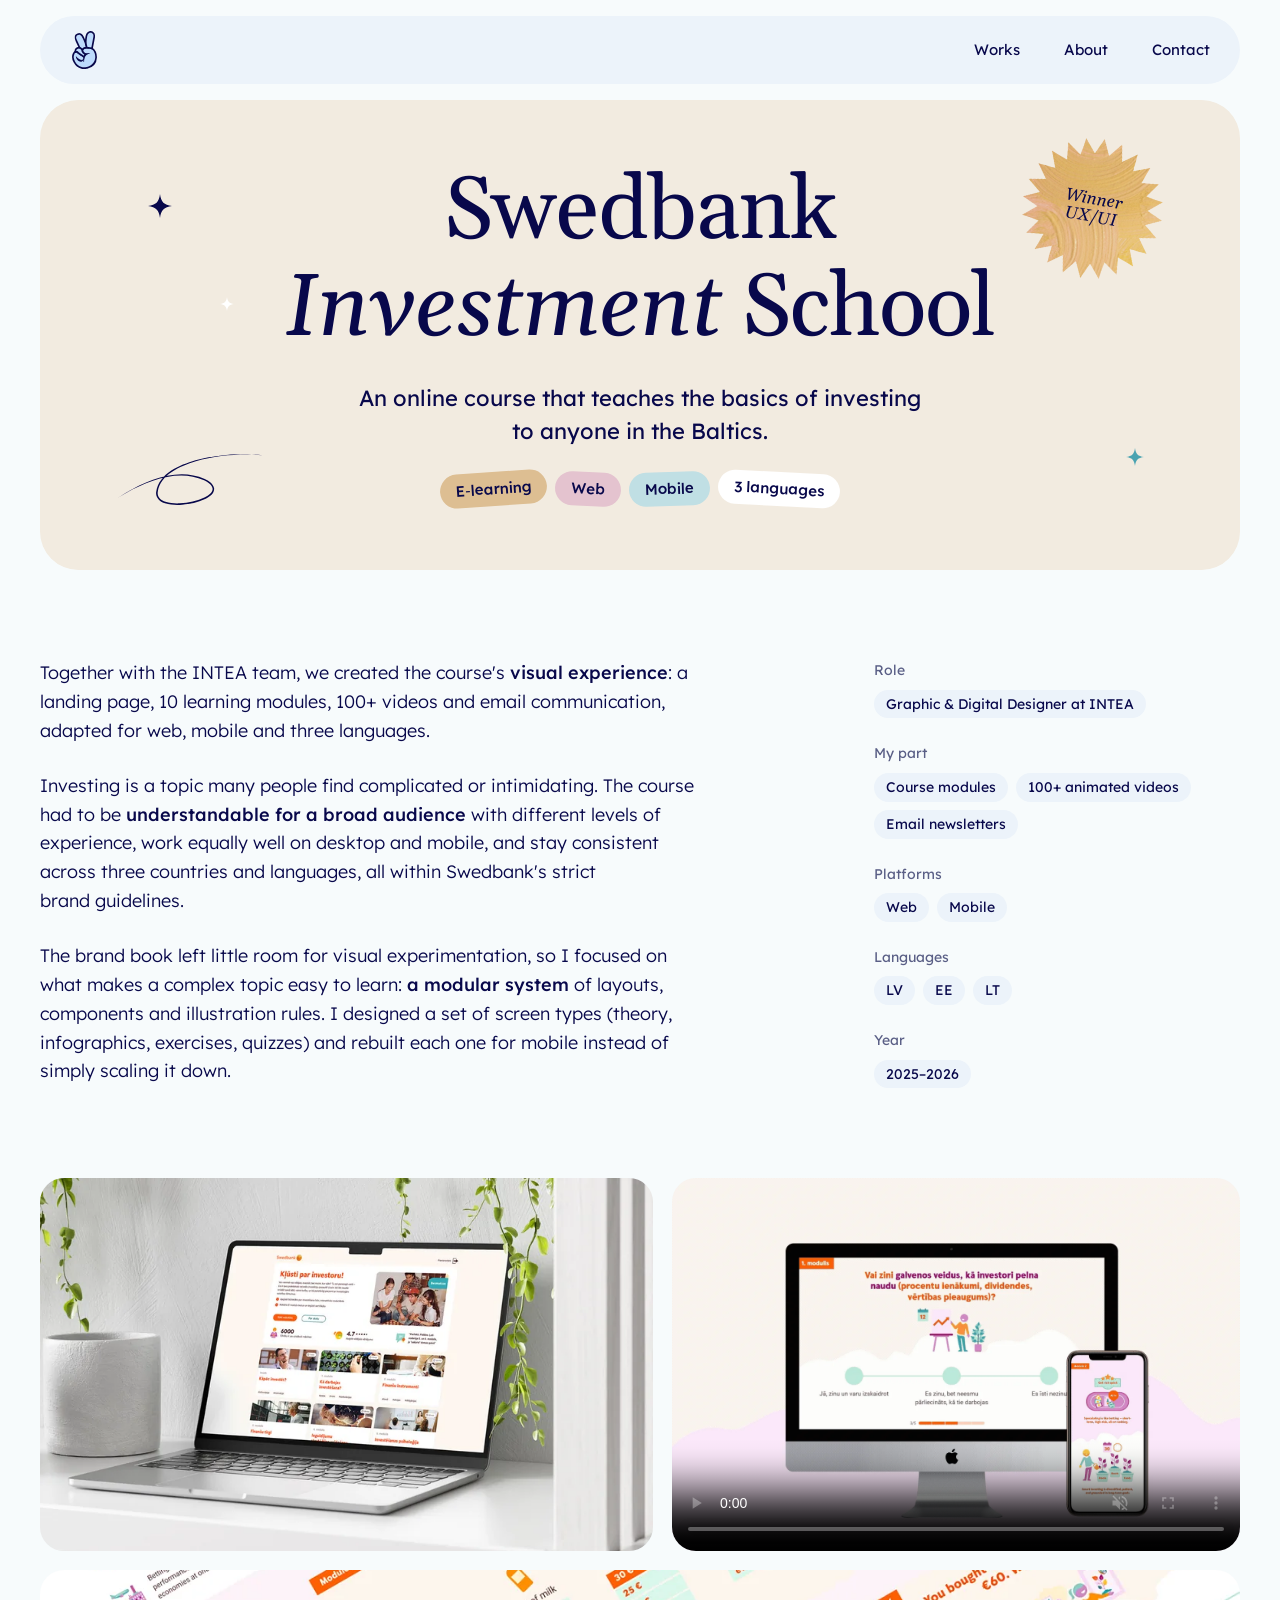
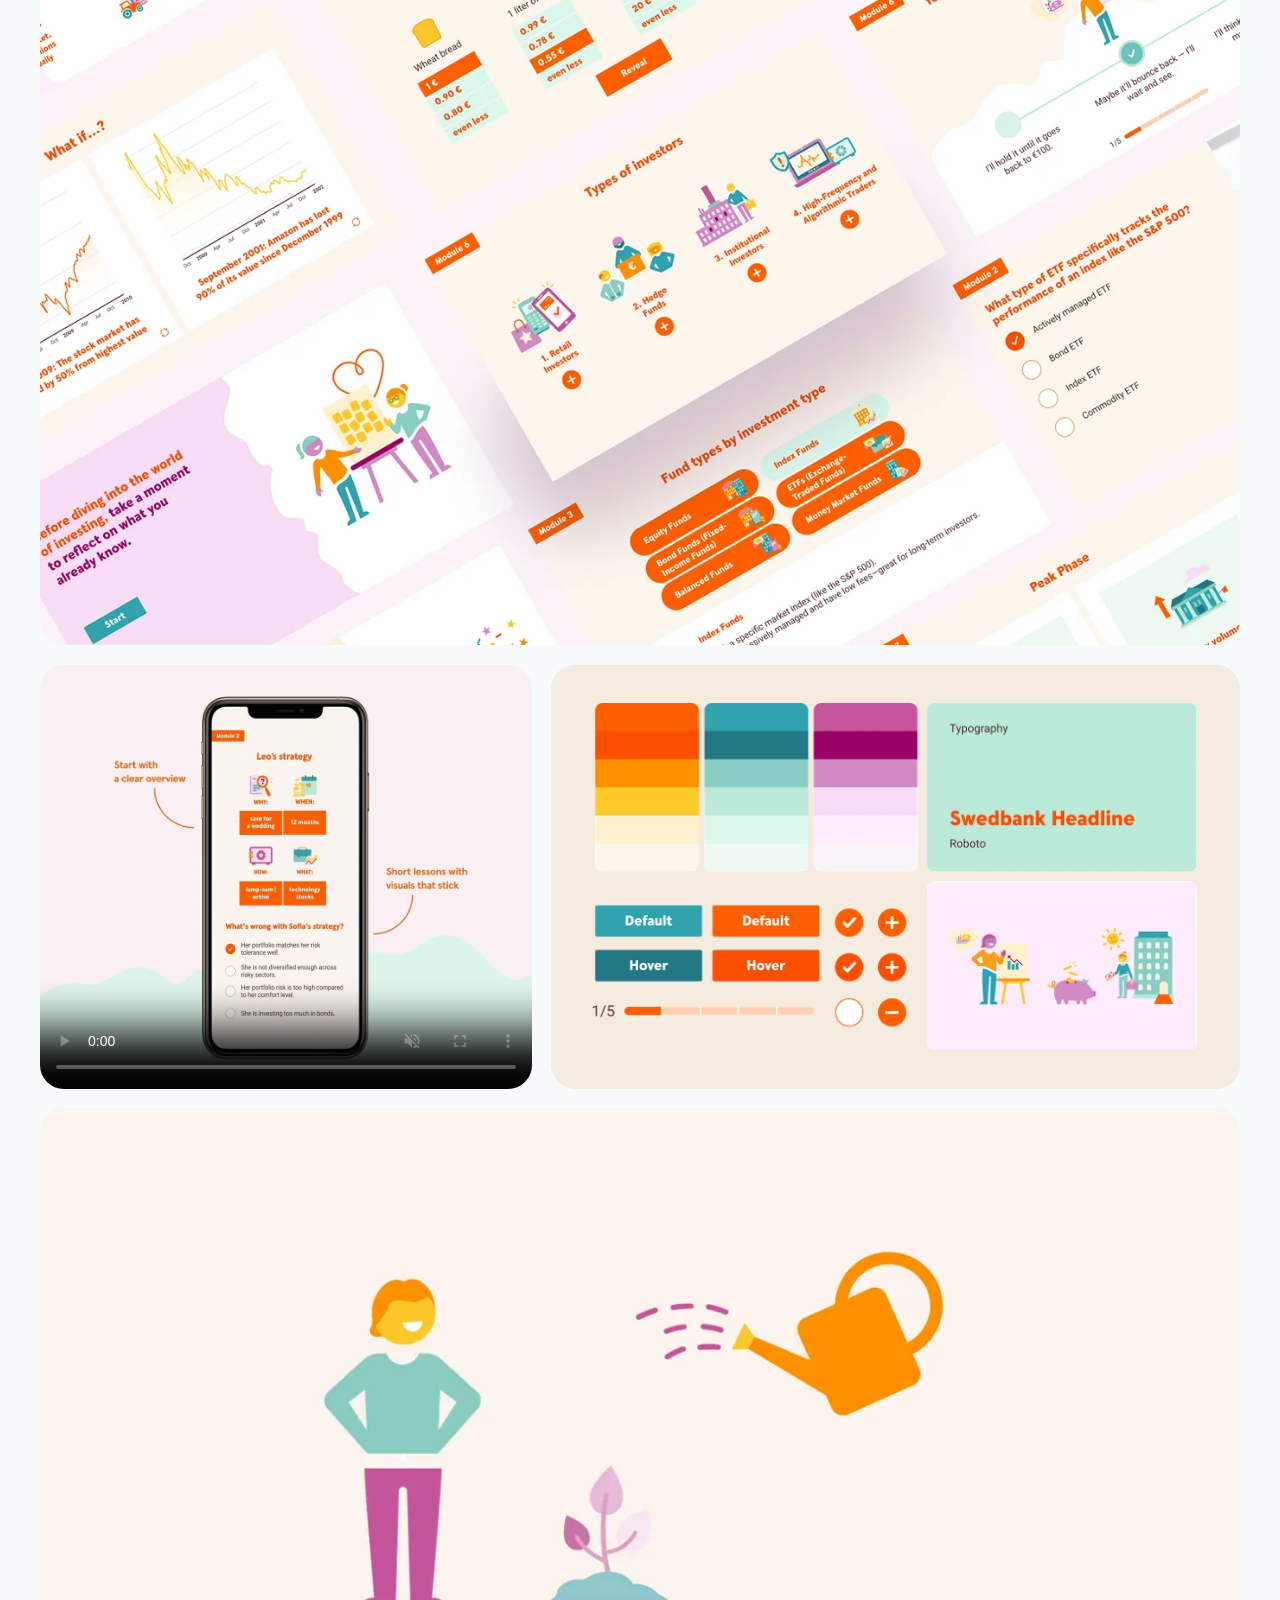
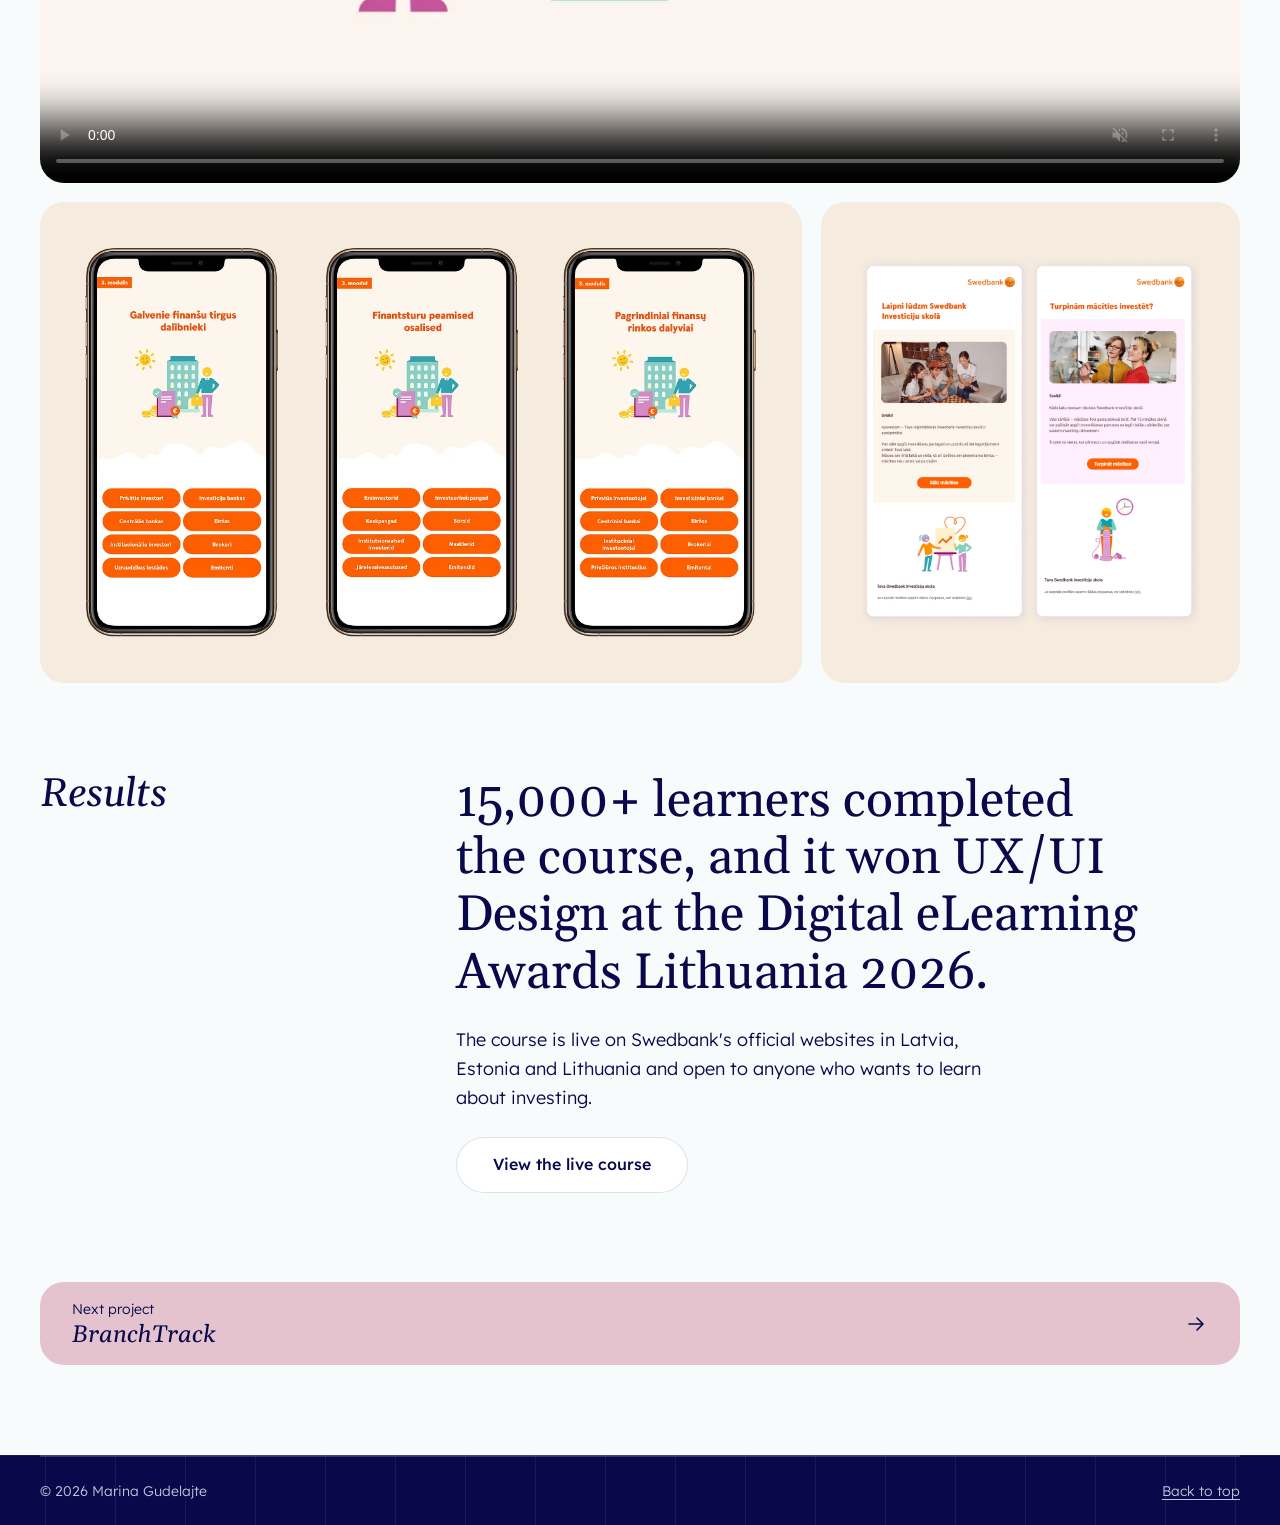
<file: work/swedbank.html>
<!doctype html>
<html lang="en">
<head>
  <meta charset="utf-8">
  <script>document.documentElement.classList.add('js')</script>
  <meta name="viewport" content="width=device-width, initial-scale=1">
  <title>Swedbank Investment School: Marina Gudelajte</title>
  <meta name="description" content="E-learning course for web and mobile: 10 modules in 3 languages, 15,000+ learners completed, winner of UX/UI Design at Digital eLearning Awards Lithuania 2026.">
  <link rel="icon" href="../assets/img/logo.svg" type="image/svg+xml">
  <meta property="og:type" content="website">
  <meta property="og:title" content="Swedbank Investment School: Marina Gudelajte">
  <meta property="og:description" content="E-learning course for web and mobile: 10 modules in 3 languages, 15,000+ learners completed, winner of UX/UI Design at Digital eLearning Awards Lithuania 2026.">
  <meta property="og:image" content="https://marinagudelajte.github.io/assets/img/og-image.jpg">
  <meta property="og:image:width" content="1200">
  <meta property="og:image:height" content="630">
  <meta property="og:image:alt" content="Hi, I’m Marina! An illustrated woman sits with a laptop on her knees next to the greeting.">
  <meta name="twitter:card" content="summary_large_image">
  <link rel="stylesheet" href="../css/base.css?v=5fbb598d">
  <link rel="stylesheet" href="../css/main.css?v=5fbb598d">
  <link rel="stylesheet" href="../css/case.css?v=5fbb598d">
  <script src="../js/ink-trail.js?v=5fbb598d" defer></script>
  <script src="../js/site.js?v=5fbb598d" defer></script>
</head>
<body id="top">
  <a class="skip-link" href="#main">Skip to content</a>

  <header class="site-header container container--wide">
    <div class="site-header__bar">
      <a class="site-header__name" href="../" aria-label="Marina Gudelajte, home"><img src="../assets/img/logo.svg" width="590" height="891" alt=""></a>
      <nav aria-label="Main">
        <ul class="nav-links">
          <li><a href="../#works">Works</a></li>
          <li><a href="../#about">About</a></li>
          <li><a href="../#contact">Contact</a></li>
        </ul>
      </nav>
    </div>
  </header>

  <!-- Shared case template: head, intro text + project data, picture grid, results, next project.
       To make a new case: copy this file, change the texts, --case-tint and the images.
       Grid tiles: .case-shot = full width, --half = half width, --natural = keeps the picture's own proportions,
       --fit = whole picture with air on the tile colour, .case-row = two tiles of equal height (--cols sets their widths),
       --fill = inside a row, the picture fills the height set by the neighbouring tile,
       .case-stack = two tiles on top of each other inside a row.
       Replace each TODO <span> with <img loading="lazy" width height alt> or <video>. -->
  <main id="main" class="case" style="--case-tint: var(--case-swedbank)">
    <header class="case-head container container--wide">
      <div class="case-head__panel">
        <img class="case-head__stroke" src="../assets/img/element-3.svg" alt="" width="184" height="53">
        <svg class="case-head__star case-head__star--1" viewBox="0 0 24 24" aria-hidden="true" focusable="false"><path d="M12 0C13 8 16 11 24 12 16 13 13 16 12 24 11 16 8 13 0 12 8 11 11 8 12 0Z"/></svg>
        <svg class="case-head__star case-head__star--2" viewBox="0 0 24 24" aria-hidden="true" focusable="false"><path d="M12 0C13 8 16 11 24 12 16 13 13 16 12 24 11 16 8 13 0 12 8 11 11 8 12 0Z"/></svg>
        <svg class="case-head__star case-head__star--3" viewBox="0 0 24 24" aria-hidden="true" focusable="false"><path d="M12 0C13 8 16 11 24 12 16 13 13 16 12 24 11 16 8 13 0 12 8 11 11 8 12 0Z"/></svg>
        <div class="case-head__seal seal" aria-hidden="true">
          <img src="../assets/img/element-2.webp" alt="" width="470" height="470">
          <span class="seal__text">Winner<br>UX/UI</span>
        </div>
        <div class="case-head__text">
          <h1>Swedbank <em>Investment</em> School</h1>
          <p class="case-head__lead">An online course that teaches the basics of investing to anyone in the Baltics.</p>
          <ul class="case-head__chips" role="list">
            <li style="--tint: var(--gold); --tilt: -4deg; --d: 500ms">E&#8209;learning</li>
            <li style="--tint: var(--pink); --tilt: 3deg; --d: 570ms">Web</li>
            <li style="--tint: color-mix(in srgb, var(--teal) 35%, var(--white)); --tilt: -2deg; --d: 640ms">Mobile</li>
            <li style="--tint: var(--white); --tilt: 3deg; --d: 710ms">3 languages</li>
          </ul>
        </div>
      </div>
    </header>

    <section class="container case-intro" aria-label="About the project">
      <div class="case-intro__text">
        <p>Together with the INTEA team, we created the course's <strong>visual experience</strong>: a landing page, 10 learning modules, 100+ videos and email communication, adapted for web, mobile and three languages.</p>
        <p>Investing is a topic many people find complicated or intimidating. The course had to be <strong>understandable for a broad audience</strong> with different levels of experience, work equally well on desktop and mobile, and stay consistent across three countries and languages, all within Swedbank's strict brand guidelines.</p>
        <p>The brand book left little room for visual experimentation, so I focused on what makes a complex topic easy to learn: <strong>a modular system</strong> of layouts, components and illustration rules. I designed a set of screen types (theory, infographics, exercises, quizzes) and rebuilt each one for mobile instead of simply scaling it down.</p>
      </div>

      <dl class="case-meta">
        <div>
          <dt>Role</dt>
          <dd>Graphic &amp; Digital Designer at INTEA</dd>
        </div>
        <div>
          <dt>My part</dt>
          <dd>Course modules</dd>
          <dd>100+ animated videos</dd>
          <dd>Email newsletters</dd>
        </div>
        <div>
          <dt>Platforms</dt>
          <dd>Web</dd>
          <dd>Mobile</dd>
        </div>
        <div>
          <dt>Languages</dt>
          <dd>LV</dd>
          <dd>EE</dd>
          <dd>LT</dd>
        </div>
        <div>
          <dt>Year</dt>
          <dd>2025&ndash;2026</dd>
        </div>
      </dl>
    </section>

    <section class="container case-gallery" aria-label="Project images">
      <div class="case-row" style="--cols: 1.08fr 1fr">
        <figure class="case-shot case-shot--natural case-shot--fill case-shot--cover">
          <img src="../assets/img/swedbank-cover-1400.webp" srcset="../assets/img/swedbank-cover-800.webp 800w, ../assets/img/swedbank-cover-1400.webp 1400w" sizes="(min-width: 720px) 50vw, 100vw" width="1400" height="854" alt="Swedbank Investment School landing page open on a laptop" loading="lazy">
        </figure>
        <figure class="case-shot case-shot--natural">
          <video data-autoplay muted loop playsinline preload="none" poster="../assets/img/swedbank-screen-still.webp" width="1400" height="920" aria-label="A course module animating on a desktop monitor and a phone"><source src="../assets/img/swedbank-screen.mp4" type="video/mp4"></video>
        </figure>
      </div>
      <figure class="case-shot case-shot--wide">
        <img src="../assets/img/swedbank-course-1388.webp" srcset="../assets/img/swedbank-course-800.webp 800w, ../assets/img/swedbank-course-1388.webp 1388w" sizes="(min-width: 1340px) 1280px, 100vw" width="1388" height="972" alt="Screens from several course modules laid out at an angle: quizzes, charts and illustrations" loading="lazy">
      </figure>
      <div class="case-row" style="--cols: 1fr 1.4fr">
        <figure class="case-shot case-shot--natural case-shot--fill">
          <video data-autoplay muted loop playsinline preload="none" poster="../assets/img/swedbank-lesson-still.webp" width="1100" height="948" aria-label="A mobile lesson: a strategy overview and a quiz on a phone"><source src="../assets/img/swedbank-lesson.mp4" type="video/mp4"></video>
        </figure>
        <figure class="case-shot case-shot--fit">
          <img src="../assets/img/swedbank-color.webp" width="1249" height="709" alt="Colour palette, headline typography, buttons and illustrations of the course" loading="lazy">
        </figure>
      </div>
      <figure class="case-shot case-shot--natural">
        <video data-autoplay controls muted loop playsinline preload="none" poster="../assets/img/swedbank-video-poster.webp" width="1920" height="1080" aria-label="An animated video from the course"><source src="../assets/img/swedbank-video.mp4" type="video/mp4"></video>
      </figure>
      <div class="case-row" style="--cols: 1.69fr 0.93fr">
        <figure class="case-shot case-shot--fit">
          <img src="../assets/img/swedbank-languages.webp" width="1110" height="655" alt="The same course screen on three phones, in Latvian, Estonian and Lithuanian" loading="lazy">
        </figure>
        <figure class="case-shot case-shot--fit">
          <img src="../assets/img/swedbank-email.webp" width="1080" height="1166" alt="Two course emails: a welcome message and a reminder to continue learning" loading="lazy">
        </figure>
      </div>
    </section>

    <section class="container case-results" aria-labelledby="case-results-title">
      <h2 id="case-results-title"><em>Results</em></h2>
      <div class="case-results__body">
        <p class="case-results__statement">15,000+ learners completed the course, and it won UX/UI Design at the Digital eLearning Awards Lithuania 2026.</p>
        <p>The course is live on Swedbank's official websites in Latvia, Estonia and Lithuania and open to anyone who wants to learn about investing.</p>
        <a class="btn btn--secondary" href="https://learn.investicijuskola.lv/pages/is/" target="_blank" rel="noopener">View the live course</a>
      </div>
    </section>

    <div class="container">
      <a class="case-next" href="branchtrack.html" style="--tint: var(--case-branchtrack)">
        <span class="case-next__label">Next project</span>
        <span class="case-next__title"><em>BranchTrack</em></span>
        <svg viewBox="0 0 24 24" aria-hidden="true" focusable="false"><path d="M5 12h14M13 6l6 6-6 6"/></svg>
      </a>
    </div>
  </main>

  <footer class="site-footer" data-ink="light">
    <div class="container container--wide">
      <div class="site-footer__bar">
        <p>© 2026 Marina Gudelajte</p>
        <a href="#top">Back to top</a>
      </div>
    </div>
  </footer>
</body>
</html>
</file>
<file: css/base.css>
/* ==========================================================================
   Base styles: fonts, design tokens, reset, typography, shared elements.
   ========================================================================== */

/* ---------- Fonts (self-hosted, no external requests) ---------- */
/* Each weight is split into latin + latin-ext subsets; the browser only
   downloads a subset if the page actually uses characters from it. */

/* Lexend: body / UI */
@font-face { font-family: "Lexend"; font-style: normal; font-weight: 300; font-display: swap;
  src: url("../assets/fonts/lexend-latin-300-normal.woff2") format("woff2");
  unicode-range: U+0000-00FF, U+0131, U+0152-0153, U+02BB-02BC, U+02C6, U+02DA, U+02DC, U+0304, U+0308, U+0329, U+2000-206F, U+20AC, U+2122, U+2191, U+2193, U+2212, U+2215, U+FEFF, U+FFFD; }
@font-face { font-family: "Lexend"; font-style: normal; font-weight: 300; font-display: swap;
  src: url("../assets/fonts/lexend-latin-ext-300-normal.woff2") format("woff2");
  unicode-range: U+0100-02BA, U+02BD-02C5, U+02C7-02CC, U+02CE-02D7, U+02DD-02FF, U+0304, U+0308, U+0329, U+1D00-1DBF, U+1E00-1E9F, U+1EF2-1EFF, U+2020, U+20A0-20AB, U+20AD-20C0, U+2113, U+2C60-2C7F, U+A720-A7FF; }
@font-face { font-family: "Lexend"; font-style: normal; font-weight: 400; font-display: swap;
  src: url("../assets/fonts/lexend-latin-400-normal.woff2") format("woff2");
  unicode-range: U+0000-00FF, U+0131, U+0152-0153, U+02BB-02BC, U+02C6, U+02DA, U+02DC, U+0304, U+0308, U+0329, U+2000-206F, U+20AC, U+2122, U+2191, U+2193, U+2212, U+2215, U+FEFF, U+FFFD; }
@font-face { font-family: "Lexend"; font-style: normal; font-weight: 400; font-display: swap;
  src: url("../assets/fonts/lexend-latin-ext-400-normal.woff2") format("woff2");
  unicode-range: U+0100-02BA, U+02BD-02C5, U+02C7-02CC, U+02CE-02D7, U+02DD-02FF, U+0304, U+0308, U+0329, U+1D00-1DBF, U+1E00-1E9F, U+1EF2-1EFF, U+2020, U+20A0-20AB, U+20AD-20C0, U+2113, U+2C60-2C7F, U+A720-A7FF; }
@font-face { font-family: "Lexend"; font-style: normal; font-weight: 500; font-display: swap;
  src: url("../assets/fonts/lexend-latin-500-normal.woff2") format("woff2");
  unicode-range: U+0000-00FF, U+0131, U+0152-0153, U+02BB-02BC, U+02C6, U+02DA, U+02DC, U+0304, U+0308, U+0329, U+2000-206F, U+20AC, U+2122, U+2191, U+2193, U+2212, U+2215, U+FEFF, U+FFFD; }
@font-face { font-family: "Lexend"; font-style: normal; font-weight: 500; font-display: swap;
  src: url("../assets/fonts/lexend-latin-ext-500-normal.woff2") format("woff2");
  unicode-range: U+0100-02BA, U+02BD-02C5, U+02C7-02CC, U+02CE-02D7, U+02DD-02FF, U+0304, U+0308, U+0329, U+1D00-1DBF, U+1E00-1E9F, U+1EF2-1EFF, U+2020, U+20A0-20AB, U+20AD-20C0, U+2113, U+2C60-2C7F, U+A720-A7FF; }

/* Gelasio: metric-compatible fallback for Georgia (only downloaded when
   Georgia is not installed, e.g. Android / Linux). */
@font-face { font-family: "Gelasio"; font-style: normal; font-weight: 400; font-display: swap;
  src: url("../assets/fonts/gelasio-latin-400-normal.woff2") format("woff2");
  unicode-range: U+0000-00FF, U+0131, U+0152-0153, U+02BB-02BC, U+02C6, U+02DA, U+02DC, U+0304, U+0308, U+0329, U+2000-206F, U+20AC, U+2122, U+2191, U+2193, U+2212, U+2215, U+FEFF, U+FFFD; }
@font-face { font-family: "Gelasio"; font-style: normal; font-weight: 400; font-display: swap;
  src: url("../assets/fonts/gelasio-latin-ext-400-normal.woff2") format("woff2");
  unicode-range: U+0100-02BA, U+02BD-02C5, U+02C7-02CC, U+02CE-02D7, U+02DD-02FF, U+0304, U+0308, U+0329, U+1D00-1DBF, U+1E00-1E9F, U+1EF2-1EFF, U+2020, U+20A0-20AB, U+20AD-20C0, U+2113, U+2C60-2C7F, U+A720-A7FF; }
@font-face { font-family: "Gelasio"; font-style: italic; font-weight: 400; font-display: swap;
  src: url("../assets/fonts/gelasio-latin-400-italic.woff2") format("woff2");
  unicode-range: U+0000-00FF, U+0131, U+0152-0153, U+02BB-02BC, U+02C6, U+02DA, U+02DC, U+0304, U+0308, U+0329, U+2000-206F, U+20AC, U+2122, U+2191, U+2193, U+2212, U+2215, U+FEFF, U+FFFD; }
@font-face { font-family: "Gelasio"; font-style: italic; font-weight: 400; font-display: swap;
  src: url("../assets/fonts/gelasio-latin-ext-400-italic.woff2") format("woff2");
  unicode-range: U+0100-02BA, U+02BD-02C5, U+02C7-02CC, U+02CE-02D7, U+02DD-02FF, U+0304, U+0308, U+0329, U+1D00-1DBF, U+1E00-1E9F, U+1EF2-1EFF, U+2020, U+20A0-20AB, U+20AD-20C0, U+2113, U+2C60-2C7F, U+A720-A7FF; }
@font-face { font-family: "Gelasio"; font-style: normal; font-weight: 700; font-display: swap;
  src: url("../assets/fonts/gelasio-latin-700-normal.woff2") format("woff2");
  unicode-range: U+0000-00FF, U+0131, U+0152-0153, U+02BB-02BC, U+02C6, U+02DA, U+02DC, U+0304, U+0308, U+0329, U+2000-206F, U+20AC, U+2122, U+2191, U+2193, U+2212, U+2215, U+FEFF, U+FFFD; }
@font-face { font-family: "Gelasio"; font-style: normal; font-weight: 700; font-display: swap;
  src: url("../assets/fonts/gelasio-latin-ext-700-normal.woff2") format("woff2");
  unicode-range: U+0100-02BA, U+02BD-02C5, U+02C7-02CC, U+02CE-02D7, U+02DD-02FF, U+0304, U+0308, U+0329, U+1D00-1DBF, U+1E00-1E9F, U+1EF2-1EFF, U+2020, U+20A0-20AB, U+20AD-20C0, U+2113, U+2C60-2C7F, U+A720-A7FF; }

/* ---------- Design tokens ---------- */
:root {
  /* colors (sampled from the design) */
  --sky:        #d0e0f2;  /* hero / main blue surfaces */
  --sky-soft:   #ecf3fa;  /* nav pill, pills, light surfaces */
  --page:       #f7fbfc;  /* page background (with grid) */
  --navy:       #08084b;  /* headings, main text */
  --muted:      #5a5f86;  /* secondary text, AA on --page */
  --burgundy:   #801023;  /* primary button background (never text) */
  --burgundy-dark: #5f0b1a; /* primary button hover */
  --pink:       #e4c3cf;  /* card tint */
  --sand:       #d6d2c2;  /* card tint */
  --gold:       #ddbe92;  /* seal / highlight */
  --teal:       #4aa3b1;  /* small accents only */
  --white:      #ffffff;

  /* one colour per case: used by its home card, case page and "next project" link */
  --case-swedbank:     color-mix(in srgb, var(--gold) 55%, var(--white));  /* light gold */
  --case-branchtrack:  var(--pink);
  --case-illustration: color-mix(in srgb, var(--teal) 32%, var(--white));  /* sea green */
  --case-intea:        var(--sky);
  --case-elearning:    var(--sand);

  /* shape */
  --radius-card: 24px;
  --radius-pill: 999px;
  --shadow-card: 0 12px 30px rgba(8, 8, 75, 0.10);

  /* type */
  --font-heading: Georgia, Gelasio, "Times New Roman", serif;
  --font-body: "Lexend", system-ui, -apple-system, "Segoe UI", sans-serif;
  --text-base: clamp(1rem, 0.95rem + 0.25vw, 1.125rem);     /* 16 -> 18px */
  --text-small: 0.875rem;
  --h1: clamp(2.5rem, 1.6rem + 4.5vw, 5rem);
  --h2: clamp(2rem, 1.5rem + 2.5vw, 3.25rem);
  --h3: clamp(1.25rem, 1.1rem + 0.75vw, 1.625rem);
  --measure: 65ch;

  /* spacing */
  --space-1: 0.25rem;
  --space-2: 0.5rem;
  --space-3: 1rem;
  --space-4: 1.5rem;
  --space-5: 2.5rem;
  --space-6: 4rem;
  --space-7: clamp(4rem, 3rem + 5vw, 8rem);
  --gutter: clamp(1rem, 0.5rem + 2.5vw, 3rem);              /* 16px on phones */
  --container: 1280px;
  --container-wide: 1760px;                                 /* header + hero panel */

  /* motion */
  --ease-out: cubic-bezier(0.22, 1, 0.36, 1);
  --ease-in-out: cubic-bezier(0.77, 0, 0.175, 1);   /* things moving across the screen */
  --dur-fast: 200ms;
  --dur: 450ms;
  --dur-slow: 900ms;
}

/* ---------- Reset ---------- */
*, *::before, *::after { box-sizing: border-box; }
* { margin: 0; }
html { -webkit-text-size-adjust: 100%; text-size-adjust: 100%; }
body { min-height: 100vh; }
img, svg, video, picture { display: block; max-width: 100%; height: auto; }
input, button, textarea, select { font: inherit; color: inherit; }
button { cursor: pointer; }
h1, h2, h3, h4 { text-wrap: balance; }
p { text-wrap: pretty; }

@media (prefers-reduced-motion: no-preference) {
  html { scroll-behavior: smooth; }
}

/* ---------- Page ---------- */
body {
  background-color: var(--page);
  color: var(--navy);
  font-family: var(--font-body);
  font-weight: 300;
  font-size: var(--text-base);
  line-height: 1.6;
  overflow-x: clip;               /* nothing scrolls sideways */
  -webkit-font-smoothing: antialiased;
}

::selection { background: var(--burgundy); color: var(--white); }

/* ---------- Typography ---------- */
h1, h2, h3 {
  font-family: var(--font-heading);
  font-weight: 400;
  line-height: 1.1;
  letter-spacing: -0.01em;
  color: var(--navy);
}
h1 { font-size: var(--h1); }
h2 { font-size: var(--h2); }
h3 { font-size: var(--h3); line-height: 1.25; }
/* The one italic accent word per heading: <h2>Selected <em>works</em></h2>
   Accent is italic only; burgundy is never used as a text color. */
h1 em, h2 em, h3 em { font-style: italic; color: inherit; }

p { max-width: var(--measure); }
strong, b { font-weight: 500; }

a {
  color: inherit;
  text-decoration-thickness: 1px;
  text-underline-offset: 0.2em;
  transition: text-decoration-thickness var(--dur-fast) var(--ease-out);
}
a:hover { text-decoration-thickness: 2px; }

/* ---------- Focus (visible, keyboard only) ---------- */
:focus-visible {
  outline: 2px solid var(--burgundy);
  outline-offset: 3px;
  border-radius: 4px;
}

/* ---------- Layout helpers ---------- */
.container {
  width: min(100% - 2 * var(--gutter), var(--container));
  margin-inline: auto;
}
.container--wide { width: min(100% - 2 * var(--gutter), var(--container-wide)); }

.visually-hidden {
  position: absolute !important;
  width: 1px; height: 1px;
  padding: 0; margin: -1px;
  overflow: hidden; clip: rect(0 0 0 0);
  white-space: nowrap; border: 0;
}

.skip-link {
  position: absolute;
  left: var(--space-3); top: var(--space-3);
  z-index: 100;
  padding: var(--space-2) var(--space-3);
  background: var(--navy); color: var(--white);
  border-radius: var(--radius-pill);
  transform: translateY(-200%);
}
.skip-link:focus-visible { transform: none; }
.skip-link:hover, .skip-link:focus-visible { color: var(--white); }

/* ---------- Buttons (pill-shaped) ---------- */
.btn {
  display: inline-flex;
  align-items: center;
  justify-content: center;
  gap: var(--space-2);
  min-height: 56px;                /* comfortable touch target */
  padding: 1rem 2.25rem;           /* generous breathing room around the label */
  border: 1px solid transparent;
  border-radius: var(--radius-pill);
  font-family: var(--font-body);
  font-weight: 500;
  font-size: 1rem;
  line-height: 1.2;
  text-decoration: none;
  transition: transform var(--dur-fast) var(--ease-out),
              box-shadow var(--dur-fast) var(--ease-out);
}
.btn:hover { transform: translateY(-2px); box-shadow: var(--shadow-card); }
.btn:active { transform: translateY(0); box-shadow: none; }

/* Primary: on hover a gold copy of the button (navy text) sweeps in diagonally (35°)
   from the bottom-left corner, so background AND text colour change along the edge.
   .btn__sweep is an oversized tilted "window" that slides in; .btn__sweep-face inside
   it slides the opposite way by exactly the same amount, so the gold face (and its
   label) stays perfectly still while the window passes over it. Transform only.
   Sizes: window = 260% x 420% of the button, so the face = 1/2.6 x 1/4.2 of the window,
   and the window's 100% shift equals 420% of the face's height. */
.btn--primary {
  position: relative;
  isolation: isolate;
  overflow: hidden;
  /* no border: the base colour would show as a 1px ring around the gold sweep
     (overflow clips children inside the border). +1px padding keeps the same size. */
  border: 0;
  padding: calc(1rem + 1px) calc(2.25rem + 1px);
  /* colours are variables so a section can restyle the button (e.g. white on navy) */
  background: transparent;
  color: var(--btn-fg, var(--white));
}
/* The base colour is its own layer, 1px inside the button. The outermost, anti-aliased
   ring of pixels then belongs to the gold sweep alone: no base colour can show through
   as a thin outline while the sweep moves in or out. */
.btn--primary::before {
  content: "";
  position: absolute;
  z-index: -1;
  inset: 1px;
  border-radius: inherit;
  background: var(--btn-bg, var(--burgundy));
}
.btn--primary:hover { color: var(--btn-fg, var(--white)); }

.btn__label { white-space: nowrap; }

.btn__sweep {
  position: absolute;
  left: 50%;
  top: 50%;
  width: 260%;
  height: 420%;
  overflow: hidden;
  pointer-events: none;
  transform: translate(-50%, -50%) rotate(35deg) translateY(100%);
  transition: transform 600ms var(--ease-out);
}
.btn__sweep-face {
  position: absolute;
  left: 50%;
  top: 50%;
  /* exact button size: the counter-shift (-420%) depends on it */
  width: calc(100% / 2.6);
  height: calc(100% / 4.2);
  display: flex;
  align-items: center;
  justify-content: center;
  white-space: nowrap;
  background: var(--sweep-bg, var(--gold));
  color: var(--sweep-fg, var(--navy));
  transform: translate(-50%, -50%) translateY(-420%) rotate(-35deg);
  transition: transform 600ms var(--ease-out);
}
.btn--primary:focus-visible .btn__sweep { transform: translate(-50%, -50%) rotate(35deg) translateY(0); }
.btn--primary:focus-visible .btn__sweep-face { transform: translate(-50%, -50%) translateY(0) rotate(-35deg); }
@media (hover: hover) {
  .btn--primary:hover .btn__sweep { transform: translate(-50%, -50%) rotate(35deg) translateY(0); }
  .btn--primary:hover .btn__sweep-face { transform: translate(-50%, -50%) translateY(0) rotate(-35deg); }
}

.btn--secondary { background: var(--white); color: var(--navy); border-color: rgba(8, 8, 75, 0.12); }
.btn--secondary:hover { color: var(--navy); }

/* ---------- Ink trail (js/ink-trail.js): fading pen line behind the cursor ---------- */
.ink-trail {
  position: fixed;
  inset: 0;
  z-index: 50;
  width: 100%;
  height: 100%;
  pointer-events: none;
}

/* ---------- Reduced motion: switch animations off ---------- */
@media (prefers-reduced-motion: reduce) {
  *, *::before, *::after {
    animation-duration: 0.01ms !important;
    animation-iteration-count: 1 !important;
    transition-duration: 0.01ms !important;
    scroll-behavior: auto !important;
  }
}
</file>
<file: css/main.css>
/* ==========================================================================
   Home page sections: header, hero, works, contact.
   ========================================================================== */

/* ---------- Header: one full-width pill with the name and links ---------- */
.site-header {
  padding-block: var(--space-3);
}

.site-header__bar {
  display: flex;
  align-items: center;
  justify-content: space-between;
  gap: var(--space-3);
  padding: 10px 10px 10px clamp(1.25rem, 2.5vw, 2rem);
  background: var(--sky-soft);
  border-radius: var(--radius-pill);
}

.site-header__name {
  position: relative;
  display: block;
  border-radius: 8px;
}
/* the hand is only about 21px wide on phones: a larger invisible tap area, no layout change */
.site-header__name::after {
  content: "";
  position: absolute;
  inset: -6px -12px;
}
.site-header__name img {
  display: block;
  width: auto;
  height: clamp(2rem, 1.6rem + 1vw, 2.5rem);
  transform-origin: 50% 90%;      /* turns at the wrist */
  transition: transform var(--dur-fast) var(--ease-out);
}
/* the hand gives a small wave under the mouse */
@media (hover: hover) and (pointer: fine) {
  .site-header__name:hover img { transform: rotate(-12deg); }
}

.nav-links {
  display: flex;
  gap: var(--space-1);
  list-style: none;
  padding: 0;
}

.nav-links a {
  display: inline-flex;
  align-items: center;
  min-height: 48px;
  padding: 0 1.25rem;
  border-radius: var(--radius-pill);
  font-weight: 400;
  font-size: 0.9375rem;
  text-decoration: none;
  color: var(--navy);
  transition: background-color var(--dur-fast) var(--ease-out);
}
.nav-links a:hover { background: var(--white); }

/* ---------- Hero ---------- */
.hero__panel {
  position: relative;
  isolation: isolate;
  overflow: clip;
  display: grid;
  gap: var(--space-5);
  padding: clamp(3rem, 7vw, 6.5rem) clamp(1.25rem, 5vw, 6rem) 0;
  background: var(--sky);
  border: 1px solid #c1d4ec;                       /* barely-there light blue outline */
  border-radius: clamp(24px, 3vw, 40px);
  box-shadow: 0 16px 28px -20px rgba(8, 8, 75, 0.28); /* small shadow under the bottom edge */
}

/* white clouds drifting behind the heading */
/* element-4: blue half-moons hanging from the top right corner */
.hero__sun {
  position: absolute;
  z-index: -1;
  top: -1.25rem;                   /* the flat edge hides behind the panel's top edge, also while it moves */
  right: clamp(1.5rem, 6vw, 7rem);
  width: clamp(80px, 9vw, 150px);
  rotate: 180deg;
}
/* One column (phones, tablets): the heading has the cloud only; the half-moons move to the
   illustration, above the raised foot. */
.hero__sun--art { display: none; }
@media (max-width: 959px) {
  .hero__panel { padding-top: clamp(4.5rem, 10vw, 6.5rem); }   /* heading a little lower, more air above it */
  .hero__sun--panel { display: none; }
  .hero__sun--art {
    display: block;
    z-index: 0;
    top: 0;
    right: 6%;
    width: 15%;
    rotate: -8deg;
  }
  .star--1 { left: 62%; }          /* clear of the half-moons */
}

.hero__cloud {
  position: absolute;
  z-index: -1;
  top: clamp(0.5rem, 2vw, 2rem);
  left: clamp(-7rem, -8vw, -2.5rem);
  width: clamp(220px, 28vw, 400px);
  opacity: 0.9;
  /* the cloud asset has a flat bottom edge: fade it out softly */
  -webkit-mask-image: linear-gradient(to bottom, #000 45%, transparent 95%);
  mask-image: linear-gradient(to bottom, #000 45%, transparent 95%);
}

.hero__text {
  position: relative;
  max-width: 36rem;
}

/* same space between heading → body and body → buttons */
.hero__text h1 {
  margin-bottom: var(--space-4);
  margin-left: -2px;               /* optical alignment: serif "H" sits visually inset */
}

/* both lines share the body size; the first one is just a step bolder */
.hero__note { max-width: 36ch; }

.hero__actions {
  display: flex;
  flex-wrap: wrap;
  gap: var(--space-3);
  margin-top: var(--space-6);      /* more air between the text and the buttons */
}

/* Illustration column */
.hero__art {
  position: relative;
  z-index: 2;
  width: 100%;
  max-width: 600px;
  justify-self: center;
  padding-top: var(--space-4);
}

.hero__figure-wrap {
  position: relative;
  z-index: 1;
  transform: rotate(-2deg);
}

.hero__figure {
  position: relative;
  z-index: 1;
  width: 100%;
}

/* tucked behind the raised foot */
.hero__moons {
  position: absolute;
  top: 40%;
  right: -3%;
  width: 18%;
  rotate: -12deg;
}

/* Paper sheets along the bottom edge: a plain one behind, the grid one in front.
   drop-shadow follows the torn edge, unlike box-shadow. */
.hero__paper,
.hero__paper-back {
  position: absolute;
  bottom: 0;
  max-width: none;
  pointer-events: none;
}

/* Grid lines in this asset repeat every 12.37% of its height (first at 7.88%).
   translateY values are chosen so the panel's bottom edge always falls in the
   MIDDLE of a grid cell: no grid line doubles up with the panel outline. */
.hero__paper {
  z-index: 1;
  right: -4%;                      /* hide the paper's own rounded right edge */
  width: 104%;
  transform: translateY(36.4%);    /* bottom edge at 63.6% = mid-cell */
  filter: drop-shadow(0 -6px 16px rgba(8, 8, 75, 0.10));
}

/* plain white sheet behind the grid sheet, mirrored so it rises to the right */
.hero__paper-back {
  z-index: 0;
  right: -6%;
  width: 96%;
  transform: scaleX(-1) translateY(8%) rotate(-2deg);
  filter: drop-shadow(0 -4px 12px rgba(8, 8, 75, 0.08));
}

/* Floating cards around the figure: tinted labels, not buttons */
.chip {
  position: absolute;
  z-index: 2;
  padding: 0.5rem 1rem;
  border-radius: var(--radius-pill);
  box-shadow: 0 4px 12px rgba(8, 8, 75, 0.06);
  font-weight: 500;
  font-size: clamp(0.75rem, 0.7rem + 0.25vw, 0.9375rem);
  line-height: 1.2;
  color: var(--navy);
  white-space: nowrap;
}
/* positions are % of the art box, placed in the empty spots around the figure */
/* rotate is set with the individual `rotate` property, so `transform` stays free for
   the idle bob and `translate` for the cursor parallax: all three combine. */
.chip--elearning    { top: 46%; left: 0;    rotate: -6deg; background: var(--gold); }
.chip--web          { top: 6%;  left: 36%;  rotate: 5deg;  background: var(--pink); }
.chip--illustration { top: 66%; right: 0;   rotate: -4deg; background: color-mix(in srgb, var(--sand) 55%, var(--white)); }
.chip--motion       { bottom: 4%; left: 62%; rotate: 4deg; background: color-mix(in srgb, var(--teal) 35%, var(--white)); }

/* Little hand-placed stars */
.star {
  position: absolute;
  z-index: 2;
  width: 18px;
  height: 18px;
  fill: var(--navy);
}
.star--1 { top: 8%; left: 80%; width: 22px; height: 22px; fill: var(--teal); }
.star--2 { top: -3%; left: 50%; }   
.star--3 { top: 80%; left: 10%; width: 14px; height: 14px; fill: var(--teal); }

/* Phones: lighter header, full-width buttons */
@media (max-width: 479px) {
  .nav-links a { padding: 0 0.875rem; font-size: 0.875rem; }
  .hero__actions .btn { flex: 1 1 100%; }
  .chip--illustration { top: 54%; }
  /* raise the paper so the figure sits on it */
  .hero__paper { transform: translateY(24%); }          /* bottom at 76% = mid-cell */
  .hero__paper-back { transform: scaleX(-1) translateY(12%) rotate(-2deg); }   /* low enough that its tilted corner reaches the card's edge */
}

@media (min-width: 960px) {
  .hero__panel {
    grid-template-columns: minmax(0, 5fr) minmax(0, 7fr);
    align-items: center;
    min-height: min(700px, calc(100vh - 7rem));
    padding-right: clamp(1.5rem, 3vw, 3rem);
  }
  /* extra space above the buttons is taken from here, so heading + body move up
     while the buttons stay where they were */
  .hero__text { padding-bottom: clamp(0.5rem, 4vw - 1.5rem, 2.5rem); }
  /* the figure sits low, on the grid paper */
  .hero__art {
    max-width: 720px;                /* the seated figure is nearly square: keep it inside the first screen */
    justify-self: end;
    margin-right: clamp(0rem, 3vw - 1.5rem, 2.5rem);
    align-self: end;
    padding-block: 0 clamp(1.5rem, 3vw, 3rem);
  }
  .hero__paper { width: 92%; transform: translateY(36.4%); }   /* mid-cell */
  .hero__paper-back { width: 84%; right: -2%; transform: scaleX(-1) translateY(14%) rotate(-2deg); }
}

/* ---------- Hero motion ----------
   1. Entrance (once): text → figure → chips pop in.
   The head, hand and foot of the figure move on their own (CSS inside hero-girl.svg).
   2. Idle: figure floats, chips bob out of sync, stars twinkle.
   3. Cursor parallax (js/hero.js sets --mx / --my in px on .hero__art; each layer
      multiplies them by its own depth --d, negative = moves against the cursor).
   Only transform / opacity (incl. translate / rotate / scale) are animated.
   prefers-reduced-motion is handled globally in base.css; hero.js skips parallax. */

.hero__figure-wrap,
.chip,
.star,
.hero__moons,
.hero__sun,
.hero__paper,
.hero__paper-back {
  translate: calc(var(--mx, 0) * var(--d, 0) * 1px) calc(var(--my, 0) * var(--d, 0) * 1px);
}
/* negative = behind the focal plane: the further back, the more it moves against the cursor */
.hero__paper-back  { --d: -0.75; }
.hero__paper       { --d: -0.5; }
.hero__figure-wrap { --d: -0.35; }
.hero__moons       { --d: 0.6; }
.hero__sun         { --d: 0.4; }
.star              { --d: 0.5; }
.chip--elearning   { --d: 1; }
.chip--web         { --d: 0.7; }
.chip--illustration{ --d: 1.25; }
.chip--motion      { --d: 0.85; }

/* 1. Entrance
   Heading: letters slide up from under a mask, one after another (js/hero.js splits
   the text into .char spans inside clipped .word spans).
   Body + buttons: each block rises 50px and fades in, slightly staggered. */
.hero__text h1 .word {
  display: inline-block;
  overflow: clip;
  /* room for descenders and italic overhang inside the clip */
  padding: 0 0.08em 0.14em;
  margin: 0 -0.08em -0.14em;
  vertical-align: top;
}
.hero__text h1 .char {
  display: inline-block;
  animation: char-up 900ms cubic-bezier(0.16, 1, 0.3, 1) both;
  animation-delay: calc(var(--i) * 28ms);
}
/* If the script is slow or fails, never leave the heading hidden */
.js .hero__text h1:not(.is-split) { opacity: 0; animation: reveal 1ms 1.5s forwards; }

.hero__text > :not(h1) { animation: rise 900ms var(--ease-out) both; }
.hero__note    { animation-delay: 350ms; }
.hero__actions { animation-delay: 520ms; }

.hero__figure { animation: rise-big 900ms var(--ease-out) 250ms both; }

.chip { animation: pop 500ms var(--ease-out) both, bob 6s ease-in-out infinite; }
.chip--elearning    { animation-delay: 900ms, -1s; }
.chip--web          { animation-delay: 980ms, -3s;   animation-duration: 500ms, 7s; }
.chip--illustration { animation-delay: 1060ms, -2s;  animation-duration: 500ms, 6.5s; }
.chip--motion       { animation-delay: 1140ms, -4.5s; animation-duration: 500ms, 5.5s; }

/* Gravity chips: js/hero-physics.js takes over positioning with an inline transform */
.hero__art.is-physics .chip {
  top: 0;
  left: 0;
  right: auto;
  bottom: auto;
  animation: none;
  translate: none;
  rotate: none;
  cursor: grab;
  touch-action: none;
  user-select: none;
  will-change: transform;
}
.hero__art.is-physics .chip.is-dragging {
  cursor: grabbing;
  box-shadow: 0 10px 24px rgba(8, 8, 75, 0.16);
}


/* 2. Idle */
.hero__figure-wrap { animation: float 7s ease-in-out infinite; }
.hero__sun { animation: pop 600ms var(--ease-out) 1200ms both, rock 8s ease-in-out 1800ms infinite alternate; }

.star { animation: twinkle 3.6s ease-in-out infinite; }
.star--2 { animation-delay: -1.2s; animation-duration: 4.2s; }
.star--3 { animation-delay: -2.4s; animation-duration: 3s; }

@keyframes rise     { from { opacity: 0; transform: translateY(50px); } }
@keyframes char-up  { from { transform: translateY(110%); } }
@keyframes reveal   { to { opacity: 1; } }
@keyframes rise-big { from { opacity: 0; transform: translateY(40px); } }
@keyframes pop      { from { opacity: 0; scale: 0.8; } }
@keyframes bob {
  0%, 100% { transform: translateY(0); }
  50%      { transform: translateY(-6px); }
}
@keyframes float {
  0%, 100% { transform: translateY(0) rotate(-2deg); }
  50%      { transform: translateY(-14px) rotate(-0.75deg); }
}
@keyframes rock {
  from { transform: rotate(-3deg); }
  to   { transform: rotate(3deg); }
}
@keyframes twinkle {
  0%, 100% { opacity: 1;   scale: 1; }
  50%      { opacity: 0.45; scale: 0.6; }
}

/* pause idle loops while the hero is scrolled out of view (set by hero.js) */
.hero.is-offscreen *,
.hero.is-offscreen *::before { animation-play-state: paused; }

/* ---------- Sections ---------- */
.section {
  padding-block: var(--space-7);
}
.section h2 { margin-bottom: var(--space-4); }

/* ---------- Works ---------- */
.works {
  position: relative;
  margin-top: clamp(3rem, 6vw, 6rem);       /* plain white space between the hero and the curtain */
  padding-top: var(--space-6);
  padding-bottom: var(--block-gap);
  /* phones: a compact sticky heading, so heading + card both fit on a small screen */
  --vh: 100vh;
  --head-top: clamp(1.5rem, 6vh, 3rem);     /* where the heading sticks */
  --head-h: 7rem;                           /* space the sticky heading takes */
  --head-gap: 1.25rem;                      /* air between the subtitle and the cards */
  --peek: 8px;                              /* how much of each earlier card stays visible */
  --peek-max: calc(4 * var(--peek));        /* 5 cards → 4 steps */
  --stack-top: calc(var(--head-top) + var(--head-h) + var(--head-gap));   /* where cards stick */
  --card-h: min(600px, calc(var(--vh) - var(--stack-top) - var(--peek-max) - 1rem));
  --stack-gap: 14vh;                        /* scroll distance between two cards landing */
}
/* on phones the visible height changes with the browser's address bar */
@supports (height: 100svh) {
  .works { --vh: 100svh; }
}
@media (min-width: 720px) {
  .works {
    --head-top: clamp(2rem, 9vh, 7rem);     /* lower = calmer */
    --head-h: 9.5rem;
    --head-gap: 3rem;
    --peek: 16px;
    --card-h: min(540px, calc(var(--vh) - var(--stack-top) - var(--peek-max) - 2rem));
  }
}

/* like "I'm Nick" on crazycreative: the heading stays on top while the cards stack below.
   The bottom margin makes the heading's sticky box end exactly where a stuck card ends,
   so at the end of the stack heading and last card leave together (no overlap).
   The stack pulls itself back up by the same amount. */
.works__head {
  position: sticky;
  top: var(--head-top);
  z-index: 20;
  display: flex;
  flex-direction: column;
  align-items: center;
  justify-content: center;
  gap: var(--space-3);
  height: var(--head-h);
  max-width: 40rem;
  margin-inline: auto;
  /* = distance from the heading's bottom to the bottom of the last stuck card */
  margin-bottom: calc(var(--head-gap) + var(--peek-max) + var(--card-h));
  text-align: center;
}
.works .works__stack { margin-top: calc(-1 * (var(--peek-max) + var(--card-h))); }
.works__head h2 { position: relative; margin: 0; }
.works__intro { max-width: 40ch; color: var(--muted); }

/* hand-drawn double underline under an accent word */
.hand-underline {
  position: relative;
  display: inline-block;
}
.hand-underline__line {
  position: absolute;
  left: -6%;
  bottom: -0.28em;
  width: 112%;
  height: 0.42em;
  overflow: visible;
  pointer-events: none;
}
.hand-underline__line path {
  fill: none;
  stroke: var(--gold);
  stroke-linecap: round;
  stroke-width: 6;
  vector-effect: non-scaling-stroke;   /* same pen thickness at any heading size */
}
.hand-underline__line path + path { stroke-width: 3.5; opacity: 0.7; }
/* "drawing" = revealing the line left to right (finale only; .is-static stays drawn) */
.js .hand-underline:not(.is-static) .hand-underline__line {
  clip-path: inset(-50% 100% -50% -5%);
  transition: clip-path 1000ms var(--ease-out);
}
.js .hand-underline.is-drawn .hand-underline__line { clip-path: inset(-50% -5% -50% -5%); }

/* little static stars around the heading */
.works__star {
  position: absolute;
  width: 18px;
  height: 18px;
  fill: var(--navy);
}
.works__star--a { top: -0.35em; left: -1.1em; width: 22px; height: 22px; fill: var(--teal); }
.works__star--b { top: 0.35em; right: -0.9em; }

/* ---------- Card stack ---------- */
.works__stack {
  list-style: none;
  padding: 0;
  margin: 0;
}
.work-item {
  position: sticky;
  /* each card sticks a little lower than the previous one, so the earlier edges peek out */
  top: calc(var(--stack-top) + var(--i) * var(--peek));
  z-index: calc(var(--i) + 1);              /* later cards above earlier ones */
  height: var(--card-h);
}
.work-item + .work-item { margin-top: var(--stack-gap); }
/* While the curtain opens (70vh of scrolling, js/site.js) only the Swedbank card is on
   screen: the second card starts below the fold until the curtain is fully open. */
.js .work-item:nth-child(2) { margin-top: calc(175vh - var(--card-h) - var(--stack-top)); }
.no-reveal .work-item:nth-child(2) { margin-top: var(--stack-gap); }
.works__spacer { height: 35vh; }

.work-card {
  display: grid;
  grid-template-rows: minmax(0, 1fr) auto;   /* phones: the text keeps its height, the preview takes the rest */
  height: 100%;
  overflow: clip;
  border-radius: var(--radius-card);
  background: var(--tint, var(--sky));
  color: var(--navy);
  text-decoration: none;
  transition: transform var(--dur-fast) var(--ease-out), box-shadow var(--dur-fast) var(--ease-out);
}
.work-card:hover { color: var(--navy); }

.work-card__cover {
  position: relative;
  order: -1;                                /* phones: preview on top, text below */
  min-height: 0;
  padding: clamp(0.75rem, 1.5vw, 1.25rem);
}
/* the preview "screen" inside the coloured card */
.work-card__preview {
  display: grid;
  place-items: center;
  height: 100%;
  overflow: clip;
  border-radius: calc(var(--radius-card) - 8px);
  background: rgba(255, 255, 255, 0.45);
  transition: transform var(--dur) var(--ease-out);
}
.work-card__preview > img { width: 100%; height: 100%; object-fit: cover; }
/* a drawing on a transparent background: shown whole, with air around it */
.work-card__preview--drawing { position: relative; }
.work-card__preview--drawing > img {
  position: absolute;
  inset: 0;
  padding: clamp(2rem, 6vw, 5.5rem);
  object-fit: contain;
}
/* visible placeholder until real covers exist */
.work-card__todo {
  padding: 0.375rem 0.875rem;
  border: 1px dashed rgba(8, 8, 75, 0.35);
  border-radius: var(--radius-pill);
  font-size: var(--text-small);
}

/* Two type styles only: the Georgia title, and one body style for everything else */
.work-card__body {
  display: flex;
  flex-direction: column;
  gap: var(--space-3);
  padding: clamp(1.25rem, 3vw, 3rem);
  padding-bottom: clamp(2.25rem, 6vw, 3rem);   /* phones: the text sits at the card's bottom edge, give it air */
  font-size: 1rem;
  line-height: 1.6;
}
.work-card__title {
  font-size: clamp(1.5rem, 1.2rem + 1vw, 2.25rem);
  line-height: 1.2;
  margin-bottom: var(--space-1);
}
.work-card__text { max-width: 42ch; }
.work-card__facts {
  display: grid;
  gap: var(--space-1);
  margin-top: var(--space-1);
  padding-left: 1.25em;
}
.work-card__facts li::marker { color: var(--navy); }
.todo { border-bottom: 1px dashed currentColor; }

/* Hover: the soft shadow of the white buttons. No lift: in the stack a lift would uncover
   more of the card below. The picture inside the preview zooms; its frame stays put. */
.work-card__preview > * { transition: transform var(--dur) var(--ease-out); }
@media (hover: hover) {
  .work-card:hover { box-shadow: var(--shadow-card); }
  .work-card:hover .work-card__preview > * { transform: scale(1.04); }
}
.work-card:focus-visible { outline-offset: 4px; border-radius: var(--radius-card); }

@media (min-width: 720px) {
  /* text left, preview right */
  .work-card {
    grid-template-columns: minmax(0, 5fr) minmax(0, 7fr);
    grid-template-rows: 1fr;
  }
  .work-card__cover { order: 0; }
  .work-card__body { justify-content: center; }
}

/* ---------- Curtain over the works screen ----------
   A full-screen lavender curtain at the top of the section, above the heading and the
   first card. It is sticky for a while, and --p (0 closed → 1 open, set by js/site.js)
   slides the two halves apart. Only the inner edges are torn (clip-path from JS).
   Stickers on it fly apart as it opens. */
.doors { display: none; }
.js .doors {
  --p: 0;
  --curtain: var(--page);
  /* on the light page the curtain reads through a soft paper shadow along the tear
     (filter on the parent, because clip-path on the halves would cut a shadow off) */
  filter: drop-shadow(0 0 14px rgba(8, 8, 75, 0.14));
  clip-path: inset(0 -100px);               /* cut at the screen's top/bottom: see .door below */
  display: block;
  position: sticky;
  top: 0;
  z-index: 30;                              /* above the sticky heading */
  height: 100vh;
  margin-top: calc(-1 * var(--space-6));    /* start at the very top of the section (over its padding) */
  margin-bottom: calc(-100vh + var(--space-6));   /* takes no space: the content sits under it */
  overflow-x: clip;                         /* flying stickers must not widen the page */
  pointer-events: none;
}
.doors.is-open { visibility: hidden; }
.door {
  position: absolute;
  /* taller than the visible area: the real top/bottom edges (and their shadow) stay
     outside the clip, so no shadow line can show at the curtain's top */
  top: -40px;
  bottom: -40px;
  width: calc(50% + 28px);        /* halves overlap in the middle, so the jagged tear never shows a gap */
  background: var(--curtain);
}
.door--left  { left: 0;  transform: translateX(calc(var(--p) * -102%)); }
.door--right { right: 0; transform: translateX(calc(var(--p) * 102%)); }

/* stickers stuck on the curtain; they fly apart as it opens */
.door-sticker {
  position: absolute;
  top: 50%;
  left: 50%;
  transform:
    translate(-50%, -50%)
    translate(calc(var(--x) + var(--p) * var(--dx)), calc(var(--y) + var(--p) * var(--dy)))
    rotate(calc(var(--r) + var(--p) * var(--dr)));
  opacity: calc(1 - var(--p) * 1.4);
}
.door-sticker--seal  { width: clamp(100px, 12vw, 190px); --x: -22vw; --y: -14vh; --r: 0deg;  --dx: -40vw; --dy: -30vh; --dr: -90deg; }
.door-sticker--moons { width: clamp(80px, 9vw, 150px);  --x: -14vw; --y: 22vh;  --r: -10deg; --dx: -36vw; --dy: 30vh; --dr: -70deg; }
.door-sticker--sun   { width: clamp(90px, 11vw, 170px);  --x: 20vw;  --y: 14vh;  --r: 12deg; --dx: 42vw;  --dy: 24vh;  --dr: 80deg; }
.door-sticker--star1 { width: 30px; height: 30px; fill: var(--gold); --x: -6vw; --y: -26vh; --r: 0deg; --dx: -14vw; --dy: -40vh; --dr: 180deg; }
.door-sticker--star2 { width: 22px; height: 22px; fill: var(--teal); --x: 8vw;  --y: 26vh;  --r: 0deg; --dx: 18vw;  --dy: 36vh;  --dr: -160deg; }
.door-sticker--star3 { width: 16px; height: 16px; fill: var(--navy); --x: 30vw; --y: -20vh; --r: 0deg; --dx: 30vw;  --dy: -28vh; --dr: 120deg; }

/* reduced motion (set by js/site.js): no curtain */
.no-reveal .doors { display: none; }
/* Gold seal = award badge on the Swedbank card */
.seal {
  position: absolute;
  top: clamp(0.75rem, 3%, 1.5rem);
  right: clamp(0.75rem, 3%, 1.5rem);
  width: clamp(96px, 14vw, 150px);
  rotate: 10deg;
}
.seal img { width: 100%; }
.seal__text {
  position: absolute;
  inset: 0;
  display: grid;
  place-items: center;
  text-align: center;
  font-family: var(--font-heading);
  font-style: italic;
  font-size: clamp(0.8125rem, 0.7rem + 0.5vw, 1.0625rem);
  line-height: 1.1;
  color: var(--navy);
}

/* ---------- Finale: dark navy contact + footer on a notebook grid ---------- */
.section--grid {
  position: relative;
  z-index: 1;
  background-color: var(--page);
}

/* ---------- About: the last light block, its rounded bottom lies over the dark finale ---------- */
.about {
  position: relative;
  z-index: 1;
  padding-block: var(--block-gap) clamp(8rem, 16vw, 14rem);   /* more air below the window than above */
  scroll-margin-top: calc(2rem - var(--block-gap));   /* a link lands with the window near the top */
  /* very light blue paper: my own texture (seamless tile) multiplied over the colour */
  background-color: #eff7ff;
  background-image: url("../assets/img/paper-texture.webp");
  background-size: 280px;
  background-blend-mode: multiply;
  border-radius: 0 0 var(--radius-sheet) var(--radius-sheet);
  box-shadow: 0 24px 40px -24px rgba(8, 8, 75, 0.35);
}
.about:focus { outline: none; border-radius: 0 0 var(--radius-sheet) var(--radius-sheet); }

/* The browser window */
.about-window {
  --bar: var(--sky);            /* a step darker than the section behind the window */
  --bar-fg: var(--navy);
  --tab-on: var(--white);
  overflow: clip;
  border-radius: var(--radius-card);
  box-shadow: var(--shadow-card);
}
.about-window[data-mode="night"] {
  --bar: color-mix(in srgb, var(--navy) 86%, var(--white));
  --bar-fg: var(--white);
  --tab-on: color-mix(in srgb, var(--navy) 68%, var(--white));
}
.about-window__bar {
  display: grid;
  grid-template-columns: 1fr auto 1fr;   /* the title stays centred, like in a browser */
  align-items: center;
  gap: var(--space-3);
  min-height: 60px;
  padding: 0.5rem 0.75rem;
  background: var(--bar);
  color: var(--bar-fg);
  transition: background-color var(--dur) var(--ease-out), color var(--dur) var(--ease-out);
}
.about-window__dots { display: none; gap: 6px; }
.about-window__dots i { width: 12px; height: 12px; border-radius: 50%; background: var(--pink); }
.about-window__dots i:nth-child(2) { background: var(--gold); }
.about-window__dots i:nth-child(3) { background: var(--teal); }
@media (min-width: 560px) { .about-window__dots { display: flex; } }

.about-window__title {
  grid-column: 2;
  margin: 0;
  font-size: clamp(1.125rem, 1rem + 0.5vw, 1.375rem);
  line-height: 1.2;
  color: inherit;
  white-space: nowrap;
}
.about-window__modes { display: none; }
.js .about-window__modes { display: flex; gap: var(--space-1); grid-column: 3; justify-self: end; }
.about-mode {
  display: grid;
  place-items: center;
  width: 44px;
  min-height: 44px;
  border: 0;
  border-radius: 50%;
  background: transparent;
  color: inherit;
  transition: background-color var(--dur) var(--ease-out);
}
.about-mode[aria-pressed="true"] { background: var(--tab-on); }
.about-mode svg {
  width: 20px;
  height: 20px;
  fill: none;
  stroke: currentColor;
  stroke-width: 1.6;
  stroke-linecap: round;
  stroke-linejoin: round;
}
.about-window :focus-visible { outline-color: var(--teal); outline-offset: -3px; }

/* The two panels share one grid cell, so the window keeps its height when switching */
.js .about-panels { display: grid; position: relative; overflow: clip; }
/* the window is as tall as the panel that is showing: the other one leaves the flow
   (js/site.js eases the window's height between the two) */
.js .about-panel:not(.is-active) { position: absolute; inset: 0 0 auto 0; }
.about-panel {
  display: grid;
  gap: var(--space-5);
  align-content: center;        /* the shorter panel stays grouped in the middle */
  padding: clamp(1.5rem, 5vw, 4.5rem);
  background: var(--white);
}
.about-panel--night {
  background: var(--navy);
  color: var(--sky-soft);
}
.about-panel--night h3 { color: var(--white); }
/* the night text starts at the same height as the day text, so it is seen at once on switching */
.about-panel--night .about-panel__text { align-self: start; }
.js .about-panel {
  grid-area: 1 / 1;
  opacity: 0;
  visibility: hidden;
  transition: opacity var(--dur) var(--ease-out), visibility 0s var(--dur);
}
.js .about-panel.is-active {
  opacity: 1;
  visibility: visible;
  transition: opacity var(--dur) var(--ease-out), visibility 0s;
}

.about-panel__text {
  display: flex;
  flex-direction: column;
  align-items: flex-start;
  justify-content: center;
  gap: var(--space-3);
}
.about-panel__label {
  font-family: var(--font-heading);
  font-style: italic;
  font-size: clamp(1.25rem, 1.1rem + 0.6vw, 1.625rem);
  color: var(--muted);
}
.about-panel--night .about-panel__label { color: var(--gold); }
.about-panel h3 {
  max-width: 18ch;
  font-size: clamp(1.875rem, 1.3rem + 2vw, 3rem);
  line-height: 1.12;
  margin-bottom: var(--space-1);
}
.about-panel__text p:not(.about-panel__label) { max-width: 52ch; }
.about-panel--night .about-panel__text p:not(.about-panel__label) { text-wrap: balance; }   /* no lone words on phones */

/* work labels, tinted like the chips in the hero; not clickable, so no shadow */
.about__skills {
  display: flex;
  flex-wrap: wrap;
  gap: var(--space-2);
  margin-top: var(--space-5);   /* the labels sit lower, apart from the text */
  list-style: none;
  padding: 0;
}
.about__skills li {
  padding: 0.4375rem 1rem;
  border-radius: var(--radius-pill);
  background: var(--tint);
  color: var(--navy);
  font-size: 0.9375rem;
  font-weight: 500;
  line-height: 1.2;
  rotate: var(--tilt);
}

/* Right side, By day: a small tilted photo card among the stickers */
.about-visual {
  position: relative;
  display: grid;
  place-items: center;
  justify-self: center;
  width: 100%;
  max-width: 300px;             /* keeps the stickers close to the photo at any width */
  min-height: 260px;
}
.about-visual__seal {
  position: absolute;
  z-index: 2;                   /* stuck over the photo's corner */
  top: 2%;
  right: 6%;
  width: clamp(64px, 7vw, 96px);
}
.about-visual__sun {
  position: absolute;
  bottom: 2%;
  left: 2%;
  width: clamp(72px, 8vw, 112px);
  rotate: -14deg;
}
.about-photo {
  position: relative;
  z-index: 1;
  width: clamp(120px, 13vw, 160px);
  margin: 0;
  padding: 8px;
  background: var(--white);
  border-radius: 12px;
  box-shadow: var(--shadow-card);
  rotate: 4deg;
  transition: transform var(--dur) var(--ease-out);
}
.about-photo img,
.about-photo__placeholder {
  display: grid;
  place-items: center;
  width: 100%;
  aspect-ratio: 4 / 5;
  border-radius: 6px;
  object-fit: cover;
}
.about-photo__placeholder {
  background: var(--sky);
  color: var(--navy);
  font-size: var(--text-small);
}
/* Figma-style selection frame with square corner handles around the photo */
.about-photo::after {
  content: "";
  position: absolute;
  inset: -6px;
  border: 1.5px solid var(--teal);
  background:
    linear-gradient(#fff, #fff) left 2px top 2px / 6px 6px,
    linear-gradient(#fff, #fff) right 2px top 2px / 6px 6px,
    linear-gradient(#fff, #fff) left 2px bottom 2px / 6px 6px,
    linear-gradient(#fff, #fff) right 2px bottom 2px / 6px 6px,
    linear-gradient(var(--teal), var(--teal)) left top / 10px 10px,
    linear-gradient(var(--teal), var(--teal)) right top / 10px 10px,
    linear-gradient(var(--teal), var(--teal)) left bottom / 10px 10px,
    linear-gradient(var(--teal), var(--teal)) right bottom / 10px 10px;
  background-origin: border-box;
  background-repeat: no-repeat;
  pointer-events: none;
}

/* Right side, After work: hand-placed hobby stickers */
.about-stickers {
  display: flex;
  flex-wrap: wrap;
  align-items: center;
  justify-content: center;
  gap: clamp(0.75rem, 2vw, 1.75rem);
  max-width: 26rem;
  margin-inline: auto;
}
.about-sticker {
  width: clamp(68px, 8vw, 112px);
  height: auto;
  rotate: var(--tilt);
  transition: transform var(--dur) var(--ease-out);
}
@media (hover: hover) {
  .about-sticker:hover,
  .about-photo:hover { transform: scale(1.14) rotate(8deg); }
}

/* Things pop in each time their tab opens */
.js .about-panel.is-active .about-pop {
  animation: pop 500ms var(--ease-out) both;
  animation-delay: var(--d, 120ms);
}

/* Entrance of the whole window, same language as the hero. js/site.js adds .is-in when
   the window scrolls into view; until then everything waits at its first frame. */
.js .about-window { animation: rise 900ms var(--ease-out) backwards paused; }
.js .about-panel__text > :not(.about__skills) { animation: rise 900ms var(--ease-out) backwards paused; }
.js .about-panel__text > :nth-child(1) { animation-delay: 150ms; }
.js .about-panel__text > :nth-child(2) { animation-delay: 230ms; }
.js .about-panel__text > :nth-child(3) { animation-delay: 310ms; }
.js .about-panel__text > :nth-child(4) { animation-delay: 390ms; }
.js .about__skills li { animation: pop 500ms var(--ease-out) both paused; }
.js .about__skills li:nth-child(1) { animation-delay: 550ms; }
.js .about__skills li:nth-child(2) { animation-delay: 610ms; }
.js .about__skills li:nth-child(3) { animation-delay: 670ms; }
.js .about__skills li:nth-child(4) { animation-delay: 730ms; }
.js .about__skills li:nth-child(5) { animation-delay: 790ms; }
.js .about__skills li:nth-child(6) { animation-delay: 850ms; }
.js .about__skills li:nth-child(7) { animation-delay: 910ms; }
.js .about__skills li:nth-child(8) { animation-delay: 970ms; }
.about-visual { --d: 500ms; }
/* one column (phones, tablets): the photo sits right under the labels, no empty band above it */
@media (max-width: 859px) {
  .about-panel--day { gap: var(--space-3); }
  .about-visual { min-height: 0; padding-block: var(--space-3); }
}
.js .about:not(.is-in) .about-panel.is-active .about-pop { animation-play-state: paused; }
.about.is-in .about-window,
.about.is-in .about-panel__text > *,
.about.is-in .about__skills li { animation-play-state: running; }

/* Gravity labels: js/hero-physics.js takes over positioning with an inline transform */
.about-panel--day { position: relative; }
.about-panel.is-physics .about__skills li {
  position: absolute;
  z-index: 5;                   /* can be thrown over the text and the photo */
  top: 0;
  left: 0;
  animation: none;
  rotate: none;
  white-space: nowrap;
  cursor: grab;
  touch-action: none;
  user-select: none;
  will-change: transform;
}
.about-panel.is-physics .about__skills li.is-dragging { cursor: grabbing; }

@media (min-width: 860px) {
  .about-panel {
    grid-template-columns: minmax(0, 7fr) minmax(0, 5fr);
    align-items: center;
  }
}
:root {
  --radius-sheet: clamp(32px, 5vw, 72px);
  --block-gap: clamp(4.5rem, 9vw, 8rem);   /* one rhythm: under the cards, above and below About's window */
}

.finale,
.site-footer {
  --grid-line: rgba(208, 224, 242, 0.08);
  background-color: var(--navy);
  background-image:
    linear-gradient(var(--grid-line) 1px, transparent 1px),
    linear-gradient(90deg, var(--grid-line) 1px, transparent 1px);
  background-size: 70px 70px;
  color: var(--sky-soft);
}
.finale {
  position: relative;
  overflow-x: clip;
  margin-top: calc(-1 * var(--radius-sheet));   /* tuck under the rounded sheet */
  padding-top: calc(var(--radius-sheet) + clamp(3rem, 6vw, 5.5rem));
  padding-bottom: clamp(3rem, 6vw, 5rem);
  /* bottom-aligned like the 70px-tall footer below, so the grid runs on without a seam */
  background-position: center bottom;
}
.site-footer { background-position: center bottom; }

/* landing on #contact: stop below the rounded works sheet that overlaps this block */
.finale { scroll-margin-top: calc(-1 * var(--radius-sheet)); }
/* focused only by script, after a jump from a link: no ring, and no rounded focus corners */
.finale:focus { outline: none; border-radius: 0; }

/* light focus ring and selection on the dark background */
.finale :focus-visible,
.site-footer :focus-visible { outline-color: var(--sky); }

/* top row: round icon links */
.finale__top {
  display: flex;
  justify-content: flex-end;
}
.finale__icons {
  display: flex;
  gap: var(--space-2);
  list-style: none;
  padding: 0;
}
.icon-btn {
  display: grid;
  place-items: center;
  width: 56px;
  height: 56px;
  border-radius: 50%;
  border: 1px solid rgba(208, 224, 242, 0.2);
  background: rgba(208, 224, 242, 0.06);
  color: var(--white);
  transition: background-color var(--dur-fast) var(--ease-out),
              color var(--dur-fast) var(--ease-out),
              transform var(--dur-fast) var(--ease-out);
}
.icon-btn svg {
  width: 22px;
  height: 22px;
  fill: none;
  stroke: currentColor;
  stroke-width: 1.6;
  stroke-linecap: round;
  stroke-linejoin: round;
}
.icon-btn:hover { background: var(--sky); color: var(--navy); transform: translateY(-2px); }

/* the big call to action */
.finale__cta {
  position: relative;
  display: flex;
  flex-direction: column;
  align-items: center;
  gap: clamp(2rem, 1rem + 3vw, 3.5rem);   /* room for the thick underline */
  padding-block: clamp(4rem, 9vw, 8rem) var(--space-4);
  text-align: center;
}
.finale__cta h2 {
  margin: 0;
  font-size: clamp(4rem, 2rem + 9vw, 11rem);
  line-height: 0.95;
  letter-spacing: -0.02em;
  color: var(--white);
}
.finale__hint { color: var(--sky-soft); opacity: 0.85; }
/* the heading is huge here, so the hand-drawn underline gets a thicker pen */
.finale .hand-underline__line path { stroke-width: 11; }
.finale .hand-underline__line path + path { stroke-width: 6; }

/* "stickers" stuck around the heading, like on a notebook page.
   Anchored to the heading's box with one shared gap, so the sun on the left and the
   moons on the right are always equally far from the text. */
.finale__title {
  --sticker-gap: clamp(1rem, 13vw - 6.5rem, 9.5rem);
  position: relative;
}
.sticker { position: absolute; pointer-events: none; }
.sticker--seal {
  right: calc(100% + var(--sticker-gap));
  bottom: 35%;
  width: clamp(96px, 9vw, 150px);
}
.sticker--seal img { width: 100%; }
.sticker--moons {
  left: calc(100% + var(--sticker-gap));
  top: 35%;
  width: clamp(110px, 13vw, 210px);
  rotate: 14deg;
}

/* phones: no room at the sides, so the stickers sit in the corners above the heading */
@media (max-width: 719px) {
  .finale__cta { padding-top: 6.5rem; }
  .sticker--seal { right: auto; left: 0; bottom: calc(100% + 0.75rem); width: 84px; }
  .sticker--moons { left: auto; right: 0; top: auto; bottom: calc(100% + 0.75rem); width: 82px; }
}

/* Email marquee: a slightly tilted blue band, like a strip of tape */
.marquee {
  position: relative;
  z-index: 1;
  display: block;
  width: 108%;
  margin: var(--space-5) 0 var(--space-6) -4%;
  padding: 0.5rem 0;               /* a narrow strip of tape */
  overflow: hidden;
  border: 0;
  background: var(--sky);
  color: var(--navy);
  box-shadow: 0 16px 30px -16px rgba(0, 0, 0, 0.5);
  rotate: -3deg;
  cursor: copy;
}
.marquee:focus-visible { outline: 3px solid var(--gold); outline-offset: 4px; }

.marquee__track {
  display: flex;
  width: max-content;
  /* each group (8 addresses, ~3000px) is wider than any screen, so the tape is never empty */
  animation: marquee 60s linear infinite;
}
/* pause so the address can be read; also while focused with the keyboard */
.marquee:hover .marquee__track,
.marquee:focus-visible .marquee__track { animation-play-state: paused; }

.marquee__group {
  display: flex;
  align-items: center;
  flex-shrink: 0;
}
.marquee__group > span {
  padding-inline: clamp(1rem, 2vw, 2rem);
  font-family: var(--font-heading);
  font-style: italic;
  font-size: clamp(1.125rem, 0.9rem + 1vw, 1.75rem);
  line-height: 1.3;
  white-space: nowrap;
}
.marquee__star {
  flex-shrink: 0;
  width: clamp(12px, 1.1vw, 16px);
  height: clamp(12px, 1.1vw, 16px);
  fill: var(--teal);
}
/* the track holds two identical groups: moving by -50% loops seamlessly */
@keyframes marquee { to { transform: translateX(-50%); } }

.finale__actions {
  display: flex;
  flex-direction: column;
  align-items: center;
  gap: var(--space-4);
}
/* on navy the primary button is white and sweeps to gold */
.finale .btn--primary { --btn-bg: var(--white); --btn-fg: var(--navy); }
.finale__thanks { color: var(--sky-soft); opacity: 0.85; }

/* ---------- Finale entrance (same language as the hero) ----------
   js/site.js splits the heading into letters and adds .is-in when the block scrolls
   into view. Until then every animation waits (paused at its first frame). */
.finale__cta h2 .word {
  display: inline-block;
  overflow: clip;
  padding: 0 0.08em 0.14em;
  margin: 0 -0.08em -0.14em;
  vertical-align: top;
}
.finale__cta h2 .char {
  display: inline-block;
  animation: char-up 900ms cubic-bezier(0.16, 1, 0.3, 1) both paused;
  animation-delay: calc(var(--i) * 40ms);
}
.js .finale .finale__top,
.js .finale .finale__hint,
.js .finale .marquee,
.js .finale .finale__actions > * {
  animation: rise 900ms var(--ease-out) both paused;
}
.js .finale .sticker { animation: pop 600ms var(--ease-out) both paused; }
.js .finale .sticker--seal { animation-delay: 600ms; }
.js .finale .sticker--moons { animation-delay: 700ms; }
.js .finale .finale__top      { animation-delay: 0ms; }
.js .finale .finale__hint     { animation-delay: 350ms; }
.js .finale .marquee          { animation-delay: 450ms; }
.js .finale .finale__actions > :nth-child(1) { animation-delay: 550ms; }
.js .finale .finale__actions > :nth-child(2) { animation-delay: 630ms; }
.finale.is-in .char,
.finale.is-in .finale__top,
.finale.is-in .finale__hint,
.finale.is-in .marquee,
.finale.is-in .finale__actions > *,
.finale.is-in .sticker { animation-play-state: running; }

/* ---------- Footer ---------- */
/* The footer grid is aligned to the bottom edge (70px cells), so a 70px tall bar puts
   its top line exactly on a grid line. */
.site-footer { padding-bottom: 0; }
/* "Back to top" is a short line of text: give it a 44px tall tap area without moving the bar */
.site-footer__bar a { position: relative; }
.site-footer__bar a::after { content: ""; position: absolute; inset: -11px -6px; }
.site-footer__bar {
  box-sizing: border-box;
  display: flex;
  flex-wrap: wrap;
  align-items: center;
  justify-content: space-between;
  gap: var(--space-3);
  min-height: 70px;
  border-top: 2px solid rgba(208, 224, 242, 0.28);
  font-size: var(--text-small);
  color: var(--sky-soft);
  opacity: 0.8;
}

/* ---------- Toast ("Email copied") ---------- */
.toast {
  position: fixed;
  z-index: 60;
  left: 50%;
  bottom: clamp(1rem, 4vw, 2rem);
  width: max-content;
  max-width: calc(100vw - 2rem);
  padding: 0.75rem 1.25rem;
  text-align: center;
  border-radius: var(--radius-pill);
  background: var(--gold);          /* readable on both the light page and the navy finale */
  color: var(--navy);
  font-weight: 500;
  box-shadow: var(--shadow-card);
  opacity: 0;
  transform: translate(-50%, 12px);
  transition: opacity var(--dur) var(--ease-out), transform var(--dur) var(--ease-out);
  pointer-events: none;
}
.toast:empty { visibility: hidden; }
.toast.is-visible { opacity: 1; transform: translate(-50%, 0); }

/* Notebook grid lives behind the works section */
.section--grid {
  background-image: url("../assets/img/grid-background.svg");
  background-repeat: no-repeat;
  background-position: center top;
  background-size: max(100%, 1920px) auto;
}
/* in Works the grid starts lower: it slides in while the cards are being scrolled */
.works.section--grid { background-position: center 130vh; }
</file>
<file: css/case.css>
/* ==========================================================================
   Case pages (work/*.html): one shared template.
   Loaded after base.css and main.css (header, footer, seal come from main.css).
   ========================================================================== */

.case { --case-gap: clamp(3.5rem, 7vw, 6.5rem); }

/* ---------- Head: a slim project panel with centred text over a ridge of clouds ---------- */
.case-head { padding-bottom: var(--case-gap); }
.case-head__panel {
  position: relative;
  isolation: isolate;
  overflow: clip;
  display: flex;
  justify-content: center;
  padding: clamp(3.5rem, 5vw, 4.5rem) clamp(1.25rem, 5vw, 6rem);
  /* the project colour, lightened with the page colour */
  background: color-mix(in srgb, var(--case-tint, var(--sky)) var(--head-mix, 50%), var(--page));
  border-radius: clamp(24px, 3vw, 40px);
}
.case-head__text {
  position: relative;
  z-index: 3;
  display: flex;
  flex-direction: column;
  align-items: center;
  max-width: 46rem;
  text-align: center;
}
.case-head__text h1 {
  margin: 0 0 var(--space-4);
  font-size: clamp(2.75rem, 1.6rem + 5vw, 5.5rem);
}
.case-head__lead {
  max-width: 44ch;
  font-size: clamp(1.125rem, 1rem + 0.5vw, 1.375rem);
  font-weight: 400;
  line-height: 1.5;
}
.case-head__chips {
  display: flex;
  flex-wrap: wrap;
  justify-content: center;
  gap: var(--space-2);
  margin-top: var(--space-4);
  list-style: none;
  padding: 0;
}
.case-head__chips li {
  padding: 0.5rem 1rem;
  border-radius: var(--radius-pill);
  background: var(--tint);
  font-size: 0.9375rem;
  font-weight: 500;
  line-height: 1.2;
  rotate: var(--tilt);
  animation: pop 500ms var(--ease-out) var(--d, 500ms) backwards;
}

.case-head__seal,
.case-head__moons { z-index: 2; animation: pop 600ms var(--ease-out) 700ms backwards; }
.case-head__seal {
  top: clamp(0.75rem, 3vw, 2.5rem);
  right: clamp(0.75rem, 6vw, 7rem);
  width: clamp(64px, 11vw, 170px);
}
.case-head__moons {
  position: absolute;
  top: clamp(0.75rem, 3vw, 2.5rem);
  right: clamp(0.75rem, 6vw, 7rem);
  width: clamp(64px, 11vw, 170px);
  rotate: 14deg;
}
.case-head__star {
  position: absolute;
  z-index: 2;
  width: 18px;
  height: 18px;
  fill: var(--navy);
  animation: twinkle 3.6s ease-in-out infinite;
}
.case-head__star--1 { top: 20%; left: 9%; width: 24px; height: 24px; }
.case-head__star--2 { bottom: 22%; right: 8%; fill: var(--teal); animation-delay: -1.2s; }
.case-head__star--3 { top: 42%; left: 15%; width: 14px; height: 14px; fill: var(--white); animation-delay: -2.4s; }

/* hand-drawn stroke beside the text */
.case-head__stroke {
  position: absolute;
  z-index: 2;
  left: 6%;
  bottom: 14%;
  width: clamp(84px, 12vw, 184px);
  rotate: -8deg;
}

/* narrow screens: decoration moves into the free strips above and below the text */
@media (max-width: 859px) {
  .case-head__star--1 { top: 1.25rem; left: 1.25rem; width: 18px; height: 18px; }
  .case-head__star--2 { bottom: 1.25rem; right: 1.5rem; }
  .case-head__star--3 { top: 1.75rem; left: 28%; }
  .case-head__stroke { left: 1rem; bottom: 0.875rem; rotate: -4deg; }
}
/* phones and tablets: the seal and moons get their own strip above the title */
@media (max-width: 859px) {
  .case-head__panel { padding-top: 5.25rem; }
  .case-head__seal,
  .case-head__moons { top: 0.5rem; right: 0.75rem; width: 68px; }
}
/* small laptops: the title gets wide, so the decoration stays closer to the edges */
@media (min-width: 860px) and (max-width: 1199px) {
  .case-head__seal,
  .case-head__moons { top: 0.75rem; right: 1.25rem; width: 96px; }
  .case-head__star--3 { left: 6%; }
}

/* entrance: letters slide up from under a mask, the rest rises */
.case-head__text h1 .word {
  display: inline-block;
  overflow: clip;
  padding: 0 0.08em 0.14em;
  margin: 0 -0.08em -0.14em;
  vertical-align: top;
}
.case-head__text h1 .char {
  display: inline-block;
  animation: char-up 900ms cubic-bezier(0.16, 1, 0.3, 1) both;
  animation-delay: calc(var(--i) * 28ms);
}
.case-head__lead { animation: rise 900ms var(--ease-out) 350ms backwards; }

/* ---------- Intro: one flowing text + a quiet column of project data ---------- */
.case-intro {
  display: grid;
  gap: var(--space-6);
  padding-bottom: var(--case-gap);
}
.case-intro__text {
  display: grid;
  gap: var(--space-4);
}
.case-intro__text p { max-width: 60ch; }

.case-meta {
  display: grid;
  align-content: start;
  gap: var(--space-4);
  margin: 0;
}
.case-meta > div {
  display: flex;
  flex-wrap: wrap;
  gap: var(--space-2);
}
.case-meta dt {
  flex: 0 0 100%;
  font-size: var(--text-small);
  font-weight: 400;
  color: var(--muted);
}
.case-meta dd {
  margin: 0;
  padding: 0.3125rem 0.75rem;
  border-radius: var(--radius-pill);
  background: var(--sky-soft);
  font-size: var(--text-small);
  font-weight: 400;
  line-height: 1.35;
}

/* ---------- Picture grid ---------- */
.case-gallery {
  display: grid;
  grid-template-columns: minmax(0, 1fr);
  gap: clamp(0.75rem, 1.5vw, 1.25rem);
}
.case-shot {
  position: relative;
  display: grid;
  place-items: center;
  overflow: clip;
  margin: 0;
  aspect-ratio: 16 / 9;
  border-radius: var(--radius-card);
  background: color-mix(in srgb, var(--case-tint, var(--sky)) 55%, var(--white));
}
.case-shot--cover { background: var(--case-tint, var(--sky)); }
.case-shot:has(> img:first-child, > video) { background: none; }
.case-shot > img:first-child,
.case-shot > video { width: 100%; height: 100%; object-fit: cover; }

/* ---------- Scrolling tile: a long page in a little browser window ----------
   The wheel scrolls the page until the visitor clicks into the window, so the tile never
   traps the page scroll; moving the mouse away releases it (js/site.js). Touch screens
   show the whole picture without inner scrolling, for the same reason. */
.case-shot--scroll {
  aspect-ratio: auto;
  padding: clamp(1rem, 4vw, 3.5rem);
}
.case-scroll {
  position: relative;
  width: min(100%, 900px);
  overflow: clip;
  border-radius: 14px;
  background: var(--white);
  box-shadow: var(--shadow-card);
}
.case-scroll__bar {
  display: flex;
  gap: 6px;
  padding: 0.75rem 1rem;
  background: var(--sky-soft);
}
.case-scroll__bar i { width: 10px; height: 10px; border-radius: 50%; background: var(--pink); }
.case-scroll__bar i:nth-child(2) { background: var(--gold); }
.case-scroll__bar i:nth-child(3) { background: var(--teal); }
.case-scroll__view {
  height: min(66vh, 600px);
  overflow: hidden;
  scrollbar-color: var(--muted) transparent;
  scrollbar-width: thin;
}
.case-scroll__view:focus { overflow-y: auto; outline: none; }
.case-scroll__view:focus-visible { outline: 2px solid var(--burgundy); outline-offset: -4px; }
.case-scroll__view img { display: block; width: 100%; height: auto; }
.case-scroll__hint {
  position: absolute;
  bottom: var(--space-3);
  left: 50%;
  padding: 0.5rem 1rem;
  border-radius: var(--radius-pill);
  background: var(--navy);
  color: var(--white);
  font-size: var(--text-small);
  white-space: nowrap;
  transform: translateX(-50%);
  transition: opacity var(--dur-fast) var(--ease-out);
  pointer-events: none;
}
.case-scroll__view:focus ~ .case-scroll__hint { opacity: 0; }
@media (hover: none), (max-width: 719px) {
  .case-scroll__view,
  .case-scroll__view:focus { height: auto; overflow: visible; }
  .case-scroll__hint { display: none; }
}

/* Real pictures: --natural keeps their own proportions, --fit shows the whole picture
   with air on the tile colour, .case-row makes two tiles the same height. */
.case-shot--natural { aspect-ratio: auto; background: none; }
.case-shot.case-shot--natural > img:first-child,
.case-shot.case-shot--natural > video { height: auto; }
.case-shot--natural > video { display: block; }
.case-shot--fit { aspect-ratio: auto; padding: clamp(1rem, 3vw, 2.5rem); }
.case-shot.case-shot--fit:has(> img) { background: color-mix(in srgb, var(--case-tint, var(--sky)) 55%, var(--white)); }
.case-shot.case-shot--fit > img:first-child { height: auto; object-fit: contain; }
.case-row {
  display: grid;
  gap: clamp(0.75rem, 1.5vw, 1.25rem);
  grid-column: 1 / -1;
  min-width: 0;
}
.case-stack {
  display: grid;
  gap: clamp(0.75rem, 1.5vw, 1.25rem);
  min-width: 0;
}
/* --contain: a small drawing centred on the tile colour; the tile's height comes from the row */
.case-shot.case-shot--contain {
  aspect-ratio: 4 / 3;
  padding: clamp(0.75rem, 1.5vw, 1.25rem);
}
.case-shot.case-shot--contain:has(> img) { background: color-mix(in srgb, var(--case-tint, var(--sky)) 55%, var(--white)); }
.case-shot.case-shot--contain > img:first-child {
  position: absolute;
  inset: clamp(0.75rem, 1.5vw, 1.25rem);
  width: calc(100% - 2 * clamp(0.75rem, 1.5vw, 1.25rem));
  height: calc(100% - 2 * clamp(0.75rem, 1.5vw, 1.25rem));
  object-fit: contain;
}
@media (min-width: 720px) {
  .case-row { grid-template-columns: var(--cols, 1fr 1fr); }
  .case-gallery .case-row > .case-shot { grid-column: auto; }
  .case-stack--even { grid-auto-rows: 1fr; }
  .case-stack--even .case-shot--contain { aspect-ratio: auto; }
  /* the neighbouring tile sets the row height; the picture fills it up to the rounded corners */
  .case-shot.case-shot--fill > video,
  .case-shot.case-shot--fill > img:first-child {
    position: absolute;
    inset: 0;
    height: 100%;
    object-fit: cover;
  }
}

/* ---------- Endless strip: a wide picture slowly moving through the tile ----------
   The track holds the picture twice and moves by exactly one picture, so the end of the loop
   looks the same as its start. It stops under the mouse or keyboard focus. With reduced
   motion it stands still and the visitor scrolls the single picture sideways. */
.case-shot.case-marquee {
  --marquee-height: clamp(18rem, 31vw, 27rem);
  display: block;
  aspect-ratio: auto;
  padding-block: clamp(1.5rem, 4vw, 3.5rem);
}
.case-marquee__track {
  --marquee-width: calc(var(--marquee-height) * var(--marquee-ratio));   /* --marquee-ratio on the tile or the track: the picture's width / height */
  display: flex;
  justify-self: start;
  width: max-content;
  animation: case-marquee var(--marquee-time, 70s) linear infinite;
}
.case-marquee__track img {
  flex: none;
  width: var(--marquee-width);
  max-width: none;
  height: var(--marquee-height);
}
/* two strips in one tile; the second one travels the other way */
.case-marquee--rows {
  display: grid;
  gap: clamp(0.75rem, 1.5vw, 1.25rem);
}
.case-marquee__track--reverse { animation-direction: reverse; }
.case-marquee:focus-visible .case-marquee__track { animation-play-state: paused; }
@media (hover: hover) {
  .case-marquee:hover .case-marquee__track { animation-play-state: paused; }
}
@keyframes case-marquee {
  to { transform: translateX(calc(-1 * var(--marquee-width))); }
}
@media (prefers-reduced-motion: reduce) {
  .case-shot.case-marquee { overflow-x: auto; }
  .case-marquee__track { animation: none; }
  .case-marquee__track img + img { display: none; }
}

/* ---------- Click-through demo and slide stack (js/case-demo.js) ----------
   A slide and its states are stacked pictures: at rest, pointer over the button, after the click.
   Positions are percentages of the slide. */
.case-shot.case-demo {
  aspect-ratio: auto;
  padding: clamp(1rem, 3vw, 2.5rem);
}
.demo {
  position: relative;
  width: 100%;
  aspect-ratio: 1400 / 838;
  overflow: clip;
  border-radius: 10px;
}
.demo__scene { position: absolute; inset: 0; opacity: 0; }
.demo__scene.is-on { opacity: 1; }
.demo img { position: absolute; display: block; max-width: none; }
.demo__scene > img:first-child,
.demo__hover,
.demo__result { inset: 0; width: 100%; height: 100%; }
.demo__hover,
.demo__result { opacity: 0; }
[data-click="reveal"] .demo__result { opacity: 1; clip-path: inset(0 0 100% 0); }   /* the tab panel unrolls downwards */
.demo__tip { opacity: 0; transform-origin: 0% 50%; }       /* grows out of the icon on its left */
.demo__flip { position: absolute; perspective: 900px; visibility: hidden; }   /* the clicked card, turning over */
.demo__card { position: absolute; inset: 0; transform-style: preserve-3d; }
.demo__card img { inset: 0; width: 100%; height: 100%; backface-visibility: hidden; }
.demo__card img + img { transform: rotateY(180deg); }
.demo__cursor,
.demo__ripple {
  position: absolute;
  top: 0;
  left: 0;
  z-index: 3;
  pointer-events: none;
}
.demo__cursor svg {
  display: block;
  width: clamp(14px, 2.4vw, 24px);
  height: auto;
  transform-origin: 2px 1px;      /* presses towards its tip */
  filter: drop-shadow(0 1px 1.5px rgba(8, 8, 75, 0.35));
}
.demo__ripple span {
  display: block;
  width: clamp(28px, 4.4vw, 44px);
  aspect-ratio: 1;
  margin: calc(clamp(28px, 4.4vw, 44px) / -2) 0 0 calc(clamp(28px, 4.4vw, 44px) / -2);
  border: 2px solid var(--white);
  border-radius: 50%;
  opacity: 0;
}
/* reduced motion: one still, the opened tab */
.demo.is-static [data-click="reveal"] .demo__result { clip-path: none; }
.demo.is-static .demo__cursor,
.demo.is-static .demo__ripple { display: none; }

/* slides landing on top of each other, each with its own slight turn (--r) */
.stack {
  position: relative;
  width: 100%;
  aspect-ratio: 760 / 427;
}
.stack__slide {
  position: absolute;
  inset: 0;
  display: block;
  width: 100%;
  height: 100%;
  border-radius: 8px;
  box-shadow: 0 0 0 1px rgba(8, 8, 75, 0.08);    /* a hairline, so white slides part from white slides */
  transform: rotate(var(--r, 0deg));
  opacity: 0;
}
.stack__slide:first-child { opacity: 1; }

/* ---------- Scroll entrance: 50px rise + fade, the same as the hero text (js/site.js) ---------- */
.case-reveal .case-shot,
.case-reveal .case-results {
  opacity: 0;
  transform: translateY(50px);
  transition: opacity 900ms var(--ease-out), transform 900ms var(--ease-out);
}
.case-reveal .case-shot.is-in,
.case-reveal .case-results.is-in {
  opacity: 1;
  transform: none;
}

/* ---------- Results: one big sentence ---------- */
.case-results {
  display: grid;
  gap: var(--space-4);
  padding-top: var(--case-gap);
}
.case-results h2 {
  margin: 0;
  font-size: clamp(1.75rem, 1.4rem + 1.4vw, 2.5rem);
}
.case-results__body {
  display: grid;
  justify-items: start;
  gap: var(--space-4);
}
.case-results__statement {
  max-width: 24ch;
  font-family: var(--font-heading);
  font-size: clamp(1.75rem, 1.2rem + 2.4vw, 3.25rem);
  font-weight: 400;
  line-height: 1.15;
  text-wrap: balance;
}
.case-results__body > p:not(.case-results__statement) { max-width: 52ch; }

/* ---------- Client sections (Illustration & Motion) ---------- */
.case-client + .case-client { padding-top: var(--case-gap); }
.case-client__head {
  display: grid;
  gap: var(--space-3) var(--space-5);
  margin-bottom: var(--space-5);
}
.case-client__head h2 {
  margin: 0;
  font-size: clamp(1.75rem, 1.4rem + 1.4vw, 2.5rem);
}
.case-client__about {
  display: grid;
  gap: var(--space-4);
}
.case-client__about p { max-width: 60ch; }
.case-meta--row {
  display: flex;
  flex-wrap: wrap;
  gap: var(--space-3) var(--space-5);
}

.case-shot--wide { aspect-ratio: 16 / 9; }
.case-shot--wide > img:first-child { position: absolute; inset: 0; }   /* the picture must not stretch the tile */
.case-shot--banner { aspect-ratio: 2 / 1; }
@media (min-width: 720px) { .case-shot--banner { aspect-ratio: 3 / 1; } }

/* ---------- Next project: two lines, slim ---------- */
.case-next {
  display: grid;
  grid-template-columns: 1fr auto;
  align-items: center;
  column-gap: var(--space-4);
  margin-block: var(--case-gap);
  padding: var(--space-3) clamp(1.25rem, 3vw, 2rem);
  border-radius: var(--radius-card);
  background: var(--tint, var(--sky));
  color: var(--navy);
  text-decoration: none;
  transition: box-shadow var(--dur-fast) var(--ease-out);
}
.case-next:hover { color: var(--navy); box-shadow: var(--shadow-card); }
.case-next__label { grid-column: 1; font-size: var(--text-small); }
.case-next__title {
  grid-column: 1;
  font-family: var(--font-heading);
  font-size: clamp(1.25rem, 1.1rem + 0.5vw, 1.5rem);
  line-height: 1.2;
}
.case-next svg {
  grid-column: 2;
  grid-row: 1 / span 2;
  width: 24px;
  height: 24px;
  fill: none;
  stroke: currentColor;
  stroke-width: 1.6;
  stroke-linecap: round;
  stroke-linejoin: round;
  transition: transform var(--dur-fast) var(--ease-out);
}
.case-next:hover svg { transform: translateX(6px); }

@media (min-width: 720px) {
  .case-gallery { grid-template-columns: repeat(2, minmax(0, 1fr)); }
  .case-shot { grid-column: 1 / -1; }
  .case-results { grid-template-columns: minmax(0, 4fr) minmax(0, 8fr); }
}
@media (min-width: 720px) {
  .case-client__head { grid-template-columns: minmax(0, 5fr) minmax(0, 7fr); }
}
@media (min-width: 860px) {
  .case-intro {
    grid-template-columns: minmax(0, 8fr) minmax(0, 4fr);
    gap: clamp(3rem, 8vw, 8rem);
  }
}
</file>
